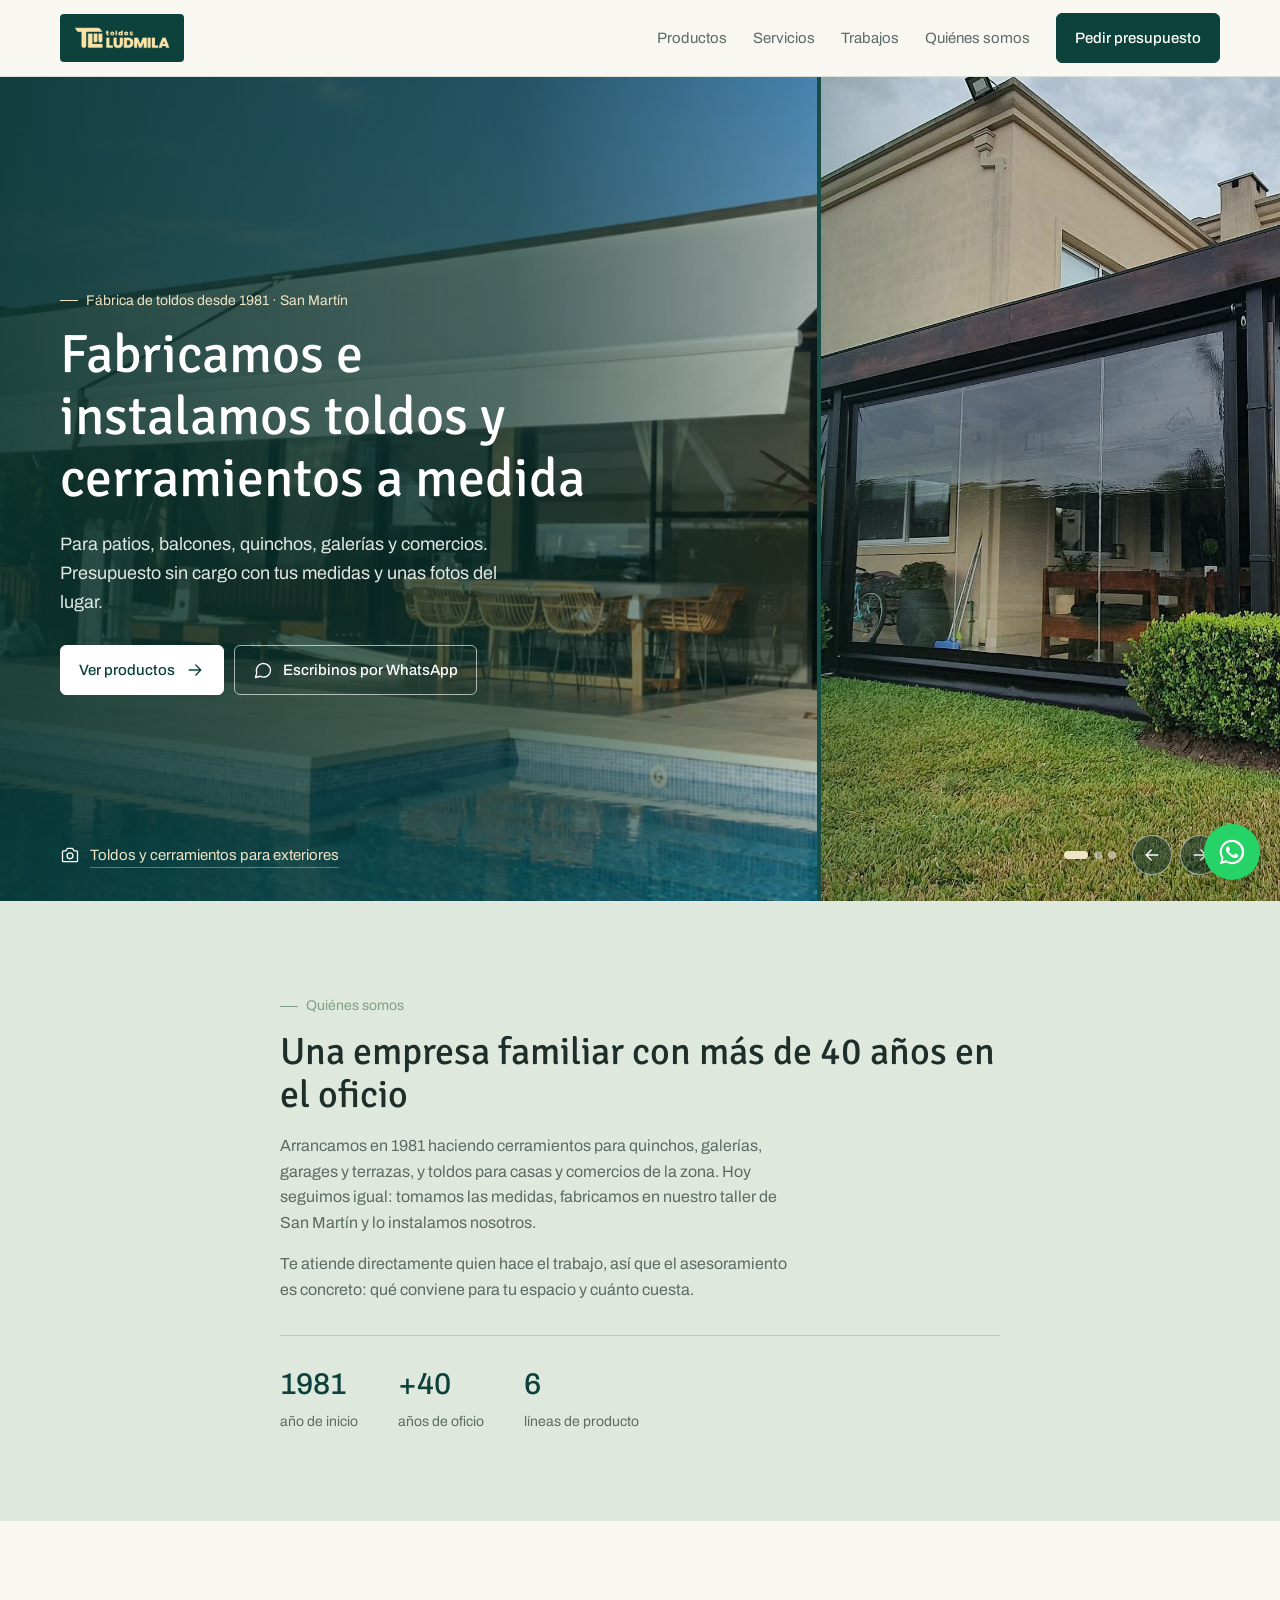
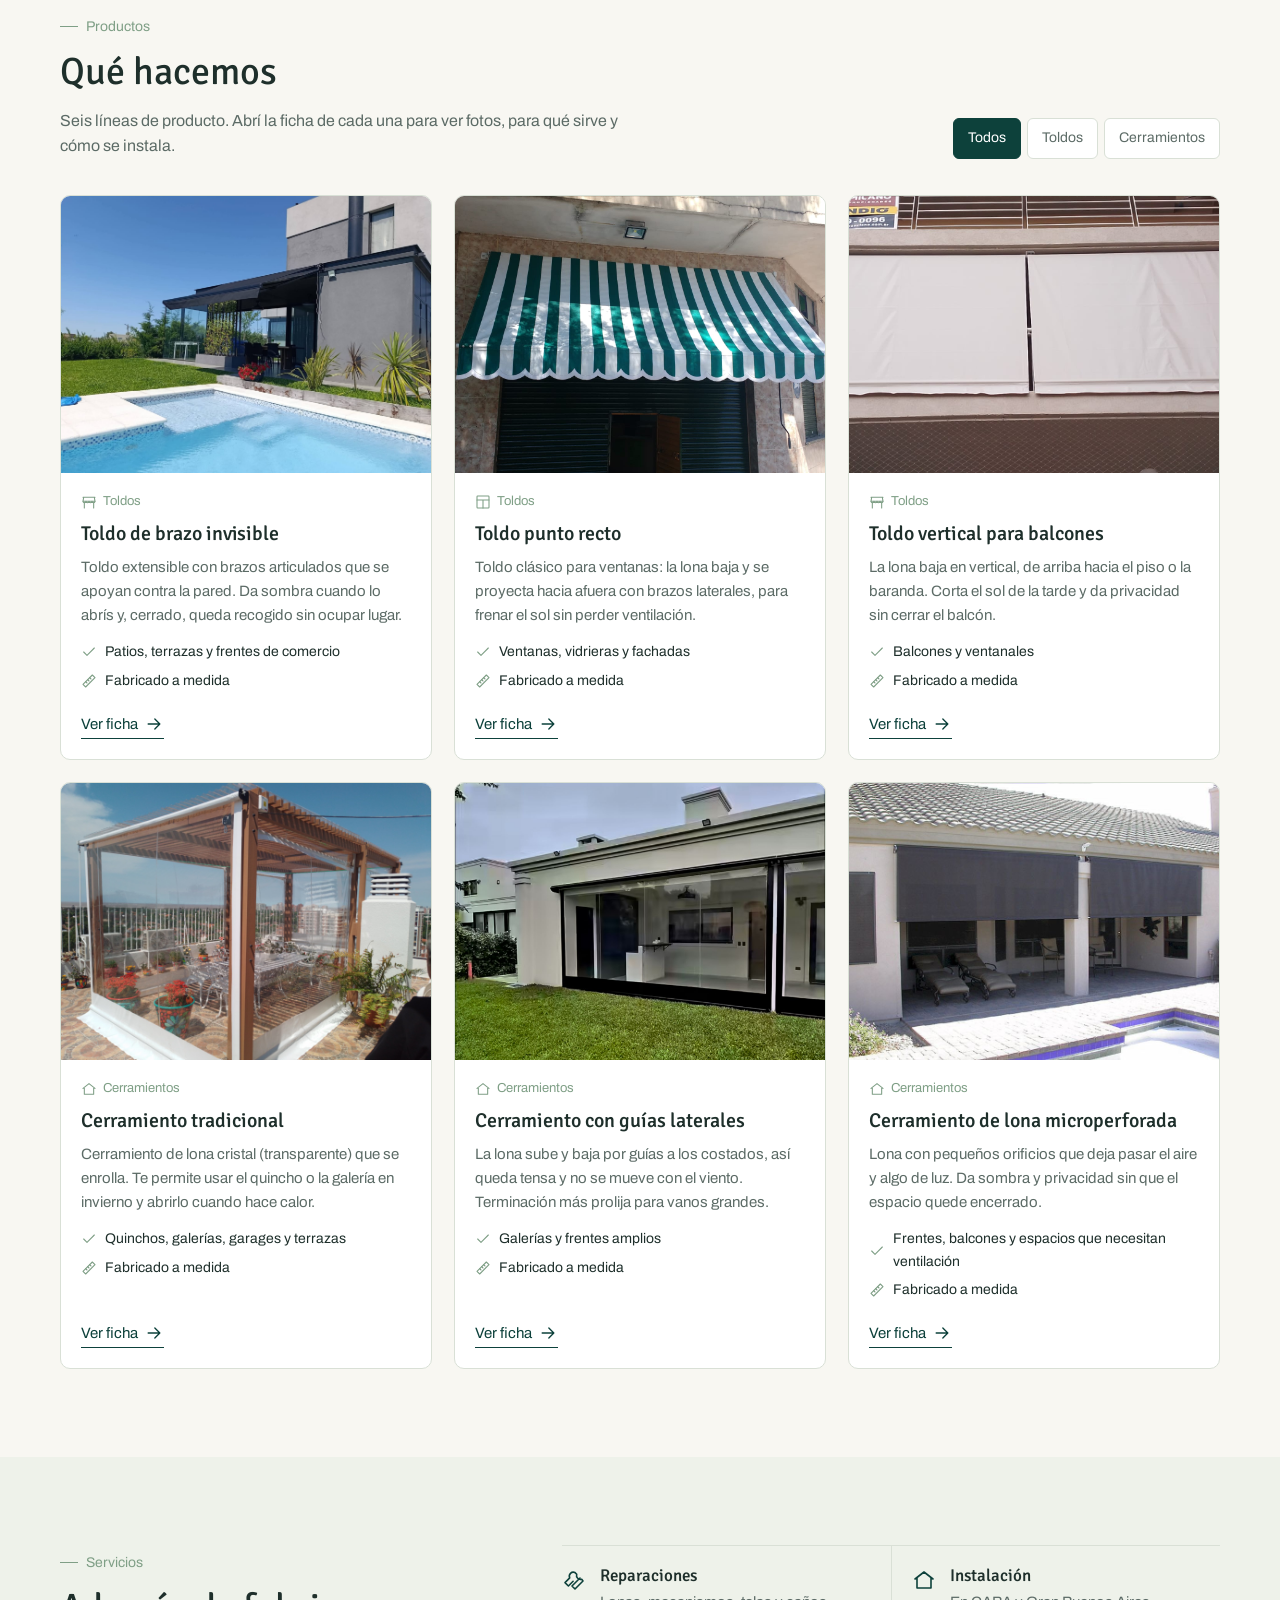
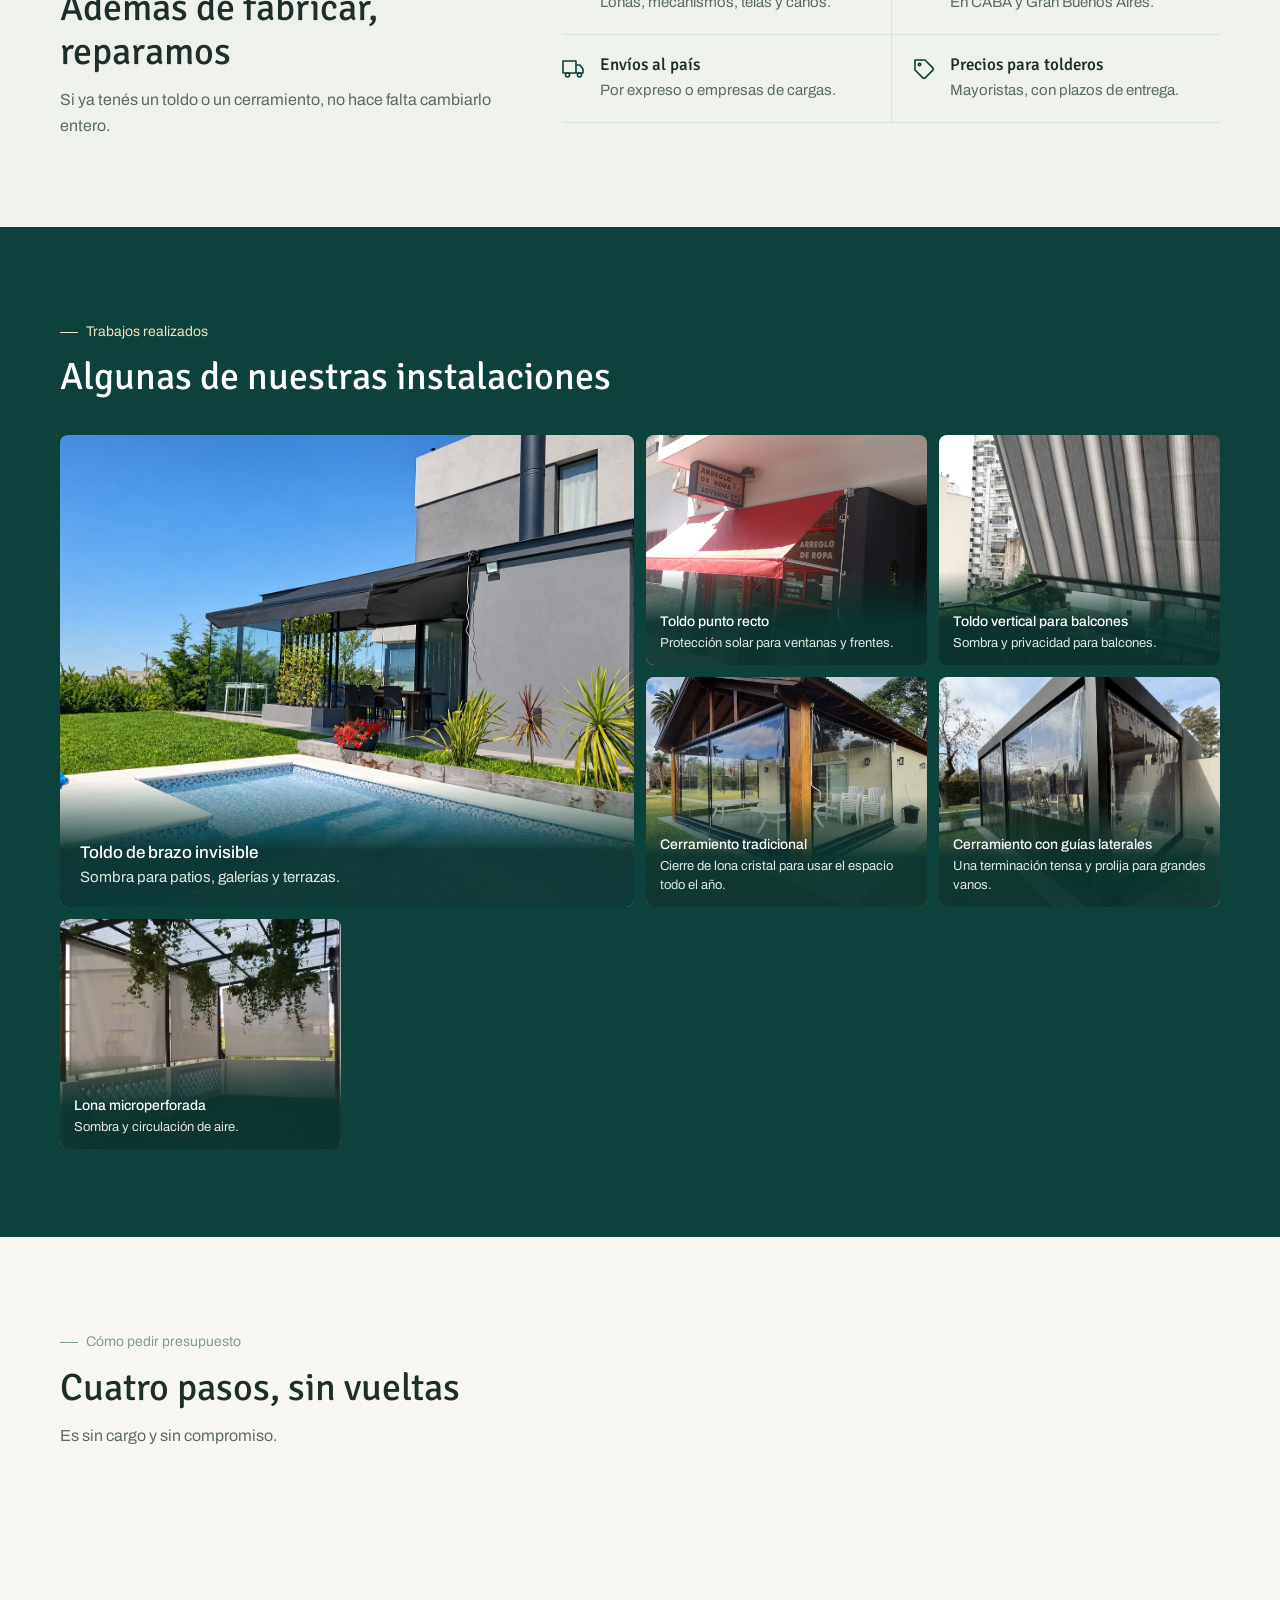
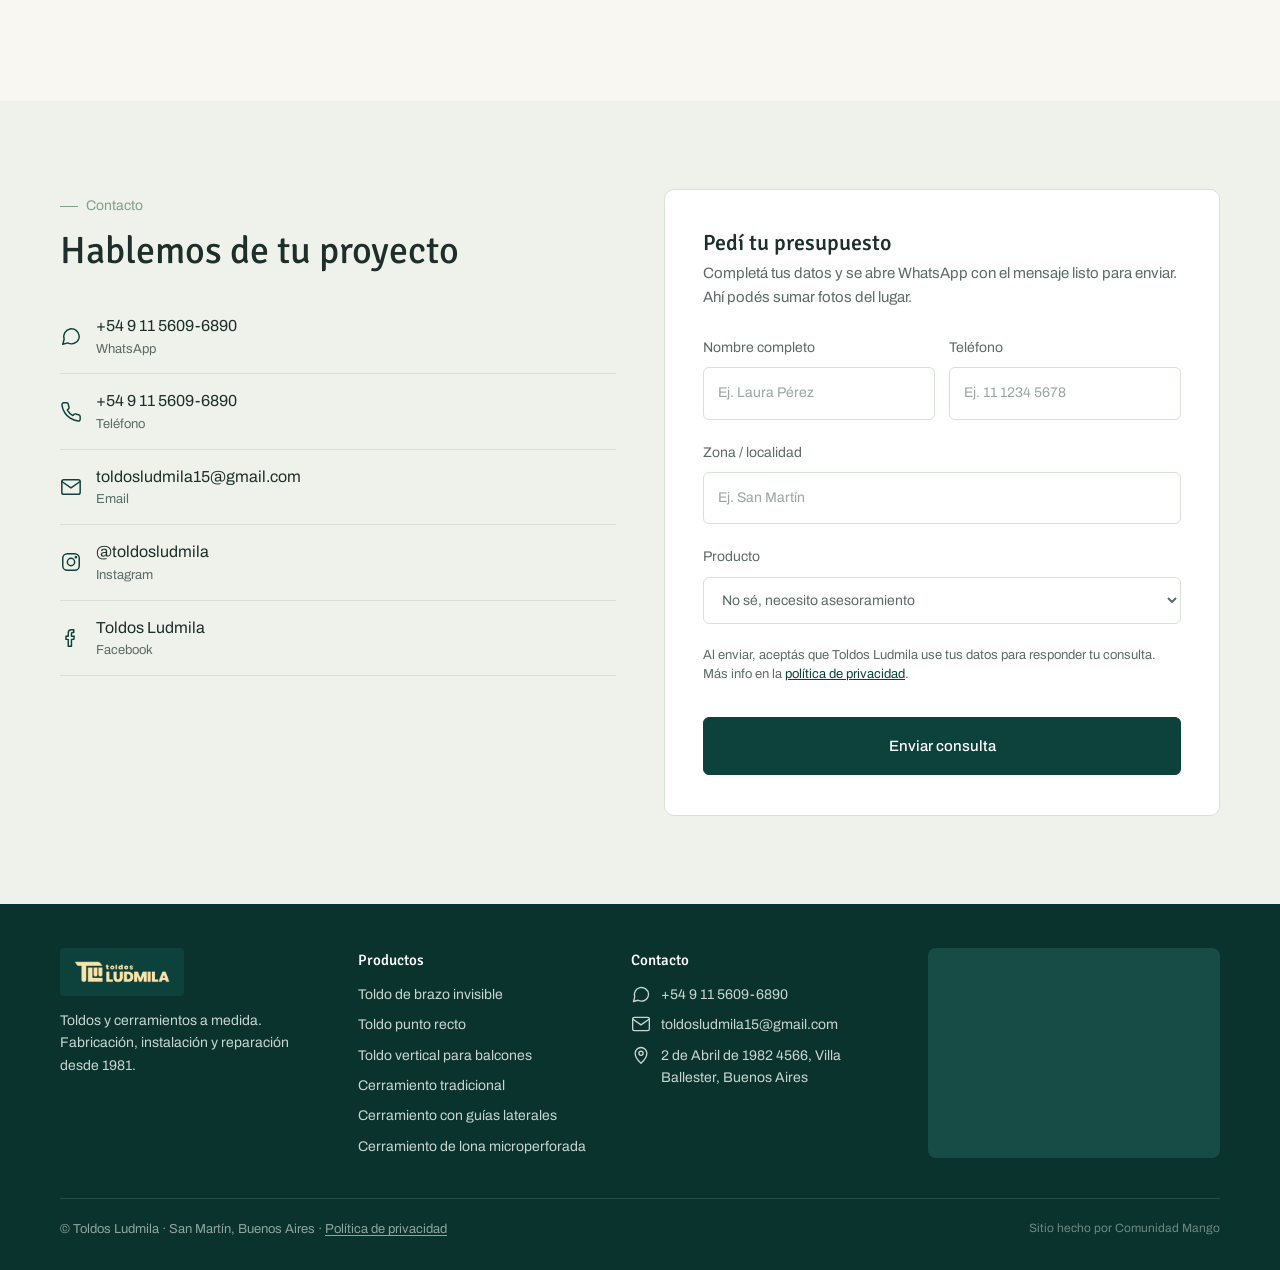
<file: index.html>
<!doctype html>
<html lang="es" class="js">
<head>
<meta charset="utf-8">
<meta name="viewport" content="width=device-width,initial-scale=1">
<title>Toldos Ludmila | Toldos y cerramientos a medida en San Martín</title>
<meta name="description" content="Fabricamos, instalamos y reparamos toldos y cerramientos a medida desde 1981. San Martín, Buenos Aires. Presupuesto sin cargo.">
<link rel="canonical" href="https://www.toldos-ludmila.com.ar/">
<link rel="icon" href="/favicon.ico" sizes="any">
<link rel="icon" type="image/png" sizes="32x32" href="/favicon-32.png">
<link rel="apple-touch-icon" href="/apple-touch-icon.png">
<meta name="theme-color" content="#0d413b">
<meta property="og:type" content="website">
<meta property="og:locale" content="es_AR">
<meta property="og:site_name" content="Toldos Ludmila">
<meta property="og:title" content="Toldos Ludmila | Toldos y cerramientos a medida en San Martín">
<meta property="og:description" content="Fabricamos, instalamos y reparamos toldos y cerramientos a medida desde 1981. San Martín, Buenos Aires. Presupuesto sin cargo.">
<meta property="og:url" content="https://www.toldos-ludmila.com.ar/">
<meta property="og:image" content="https://www.toldos-ludmila.com.ar/assets/og-image.jpg">
<meta property="og:image:width" content="1200"><meta property="og:image:height" content="630">
<meta name="twitter:card" content="summary_large_image">
<script type="application/ld+json">{"@context": "https://schema.org", "@type": "HomeAndConstructionBusiness", "name": "Toldos Ludmila", "description": "Fabricación, instalación y reparación de toldos y cerramientos a medida desde 1981.", "url": "https://www.toldos-ludmila.com.ar/", "logo": "https://www.toldos-ludmila.com.ar/assets/icon-512.png", "image": "https://www.toldos-ludmila.com.ar/assets/og-image.jpg", "telephone": "+54 9 11 5609-6890", "email": "toldosludmila15@gmail.com", "foundingDate": "1981", "address": {"@type": "PostalAddress", "streetAddress": "2 de Abril de 1982 4566", "addressLocality": "Villa Ballester", "postalCode": "B1653", "addressRegion": "Buenos Aires", "addressCountry": "AR"}, "areaServed": ["CABA", "Gran Buenos Aires"], "sameAs": ["https://instagram.com/toldosludmila", "https://facebook.com/toldosludmila"]}</script>
<link rel="preconnect" href="https://fonts.googleapis.com"><link rel="preconnect" href="https://fonts.gstatic.com" crossorigin>
<link href="https://fonts.googleapis.com/css2?family=Archivo:wght@400;500;600&family=Signika:wght@400;500;600&display=swap" rel="stylesheet">
<link rel="stylesheet" href="styles.css">
<style>
/* Hero: carrusel a ancho completo */
.hero{position:relative;height:calc(100vh - 76px);min-height:560px;max-height:920px;overflow:hidden;background:var(--green);color:#fff}
.slide{position:absolute;inset:0;display:grid;grid-template-columns:1.28fr .72fr;gap:4px;background:var(--green-2);opacity:0;transition:opacity .8s ease}
.slide-photo{background:center/cover var(--green-2);min-width:0}
.slide-photo:last-child{background-position:center}
.slide.on{opacity:1}
.hero:after{content:'';position:absolute;inset:0;background:linear-gradient(90deg,#0a332ee6 0%,#0a332eb3 40%,#0a332e1a 75%);pointer-events:none}
.hero-content{position:relative;z-index:2;height:100%;display:flex;align-items:center}
.hero-copy{max-width:560px}
.hero .label{color:var(--sand)}
.hero h1{color:#fff}
.hero p.intro{font-size:18px;max-width:470px;margin:20px 0 28px;color:#dfe8e3}
.hero-actions{display:flex;flex-wrap:wrap;gap:10px}
.hero .btn.ghost{color:#fff;border-color:#ffffffa0}
.hero .btn.ghost:hover{background:#ffffff1a}
.hero-nav{position:absolute;z-index:3;left:0;right:0;bottom:26px}
.hero-nav .wrap{display:flex;align-items:center;justify-content:space-between;gap:16px}
.slide-name{font-size:15px;display:flex;align-items:center;gap:10px}
.slide-name a{color:var(--sand);text-decoration:none;border-bottom:1px solid #efe4c460}
.arrows{display:flex;gap:8px;align-items:center}
.arrows button{width:40px;height:40px;border-radius:50%;border:1px solid #ffffff80;background:#0a332e80;color:#fff;cursor:pointer;display:grid;place-items:center}
.arrows .back .ico{transform:rotate(180deg)}
.dots{display:flex;gap:6px;margin-right:8px}
.dots button{width:8px;height:8px;border-radius:99px;border:0;background:#ffffff70;padding:0;cursor:pointer;transition:width .25s}
.dots button[aria-current=true]{width:24px;background:var(--sand)}

section{scroll-margin-top:80px}
.block{padding:88px 0}
.head{display:flex;justify-content:space-between;align-items:flex-end;gap:30px;margin-bottom:36px}

/* Productos */
.tabs{display:flex;gap:6px;flex-wrap:wrap}
.tab{border:1px solid var(--line);background:#fff;border-radius:6px;padding:8px 14px;font-size:14px;cursor:pointer;color:var(--muted)}
.tab[aria-pressed=true]{background:var(--green);border-color:var(--green);color:#fff}
.grid{display:grid;grid-template-columns:repeat(3,1fr);gap:22px}
.card{background:#fff;border:1px solid var(--line);border-radius:var(--radius);overflow:hidden;display:flex;flex-direction:column}
.card .pic{aspect-ratio:4/3;background:center/cover var(--mist)}
.card .ph{aspect-ratio:4/3;border-width:0 0 1px 0}
.card-body{padding:18px 20px 20px;display:flex;flex-direction:column;gap:10px;flex:1}
.cat{font-size:13px;color:var(--sage);display:flex;align-items:center;gap:6px}
.cat .ico{width:16px;height:16px}
.card p{color:var(--muted);font-size:15px}
.card ul{list-style:none;padding:0;margin:4px 0 0;display:grid;gap:6px;font-size:14px}
.card li{display:flex;gap:8px;align-items:center}
.card li .ico{width:16px;height:16px;color:var(--sage)}
.card .more{margin-top:auto;align-self:flex-start;text-decoration:none;background:none;border:0;border-bottom:1px solid var(--green);color:var(--green);padding:10px 0 2px;cursor:pointer;font-size:15px;display:flex;align-items:center;gap:6px}

.tint{background:var(--mist)}

/* Servicios: lista compacta en dos columnas */
.services-grid{display:grid;grid-template-columns:.8fr 1.2fr;gap:64px;align-items:start}
.services{display:grid;grid-template-columns:1fr 1fr;border-top:1px solid var(--line)}
.service{display:flex;gap:14px;padding:20px 16px 20px 0;border-bottom:1px solid var(--line)}
.service:nth-child(even){padding-left:20px;border-left:1px solid var(--line)}
.service .ico{width:24px;height:24px;color:var(--green);margin-top:2px}
.service h3{font-size:17px;margin-bottom:4px}
.service p{color:var(--muted);font-size:15px}

/* Galería */
.gallery{background:var(--green);color:#fff}
.gallery .label{color:var(--sand)}
.gallery .intro{color:#c9d6d0}
.gal{display:grid;grid-template-columns:repeat(4,1fr);grid-auto-rows:230px;gap:12px}
.gal figure{margin:0;border-radius:8px;background:center/cover #164c45;position:relative;overflow:hidden}
.gal figure:first-child{grid-column:span 2;grid-row:span 2}
.gal figcaption{position:absolute;left:0;right:0;bottom:0;padding:40px 14px 12px;background:linear-gradient(transparent,#0a332ef2 55%);color:#dfe8e3;font-size:13px;line-height:1.45}
.gal figcaption b{display:block;color:#fff;font-weight:500;font-size:14px;margin-bottom:2px}
.gal figure:first-child figcaption{padding:60px 20px 18px;font-size:15px}
.gal figure:first-child figcaption b{font-size:17px}

/* Nosotros */
.about{background:var(--sage-soft)}
.about-grid{max-width:720px;margin:0 auto}
.about .ph{aspect-ratio:4/3;border-radius:var(--radius);background:repeating-linear-gradient(135deg,#d3dfcf 0 12px,#cbd9c7 12px 24px)}
.about p{margin-top:16px;max-width:520px;color:var(--muted)}
.stats{display:flex;gap:40px;margin-top:32px;padding-top:24px;border-top:1px solid #b9cbb5}
.stats b{display:block;font-weight:500;font-size:30px;color:var(--green)}
.stats span{font-size:14px;color:var(--muted)}

/* Cómo cotizar: línea de pasos */
.steps{display:grid;grid-template-columns:repeat(4,1fr);gap:28px;counter-reset:n;margin-top:8px}
.step{position:relative;padding-top:52px}
.step:before{counter-increment:n;content:counter(n);position:absolute;top:0;left:0;width:36px;height:36px;border-radius:50%;border:1px solid var(--green);color:var(--green);display:grid;place-items:center;font-size:15px;background:var(--paper)}
.step:not(:last-child):after{content:'';position:absolute;top:18px;left:48px;right:-16px;height:1px;background:var(--line)}
.step h3{font-size:17px;margin-bottom:4px}
.step p{color:var(--muted);font-size:15px}
/* Animación al scrollear: los pasos entran de a uno y la línea se dibuja */
.js .step{opacity:0;transform:translateY(24px);transition:opacity .6s ease,transform .6s ease}
.js .step:before{transform:scale(.6);transition:transform .5s ease,background .4s ease,color .4s ease}
.js .step:not(:last-child):after{transform:scaleX(0);transform-origin:left;transition:transform .7s ease}
.js .step.in{opacity:1;transform:none}
.js .step.in:before{transform:scale(1);background:var(--green);color:#fff}
.js .step.in:not(:last-child):after{transform:scaleX(1);transition-delay:.35s;background:var(--sage)}
@media(prefers-reduced-motion:reduce){.js .step,.js .step:before,.js .step:after{transition:none!important;transform:none!important;opacity:1!important}}

/* Contacto */
.contact-grid{display:grid;grid-template-columns:1fr 1fr;gap:48px}
.channels{margin:26px 0 0;display:grid}
.channels a,.channels>div{display:flex;gap:14px;align-items:center;padding:14px 0;border-bottom:1px solid var(--line);text-decoration:none}
.channels .ico{color:var(--green);width:22px;height:22px}
.channels small{display:block;color:var(--muted);font-size:13px}
.form-card{background:#fff;border:1px solid var(--line);border-radius:var(--radius);padding:30px;align-self:start}
.form-card h3{font-size:22px;margin-bottom:6px}
.form-card>p{color:var(--muted);font-size:15px;margin-bottom:20px}


@media(max-width:900px){
  .hero-grid,.about-grid,.contact-grid{grid-template-columns:1fr}
  .hero-grid{gap:30px}
  .services-grid{grid-template-columns:1fr;gap:28px}
  .gal{grid-template-columns:1fr 1fr;grid-auto-rows:200px}
  .grid{grid-template-columns:1fr 1fr}
  .steps{grid-template-columns:1fr 1fr;row-gap:36px}
  .step:nth-child(2):after{display:none}
  .head{display:block}.head .tabs{margin-top:20px}
}
@media(max-width:560px){
  .block{padding:64px 0}
  .hero{height:auto;min-height:0}
  .hero-content{padding:48px 0 150px}
  .hero:after{background:#0a332ec7}
  .slide{grid-template-columns:1fr 1fr;gap:2px}
  .hero-nav .wrap{flex-direction:column;align-items:flex-start}
  .grid,.services,.steps{grid-template-columns:1fr}
  .gal{grid-template-columns:1fr;grid-auto-rows:240px}
  .gal figure:first-child{grid-column:auto;grid-row:span 1}
  .service:nth-child(even){padding-left:0;border-left:0}
  .step:after{display:none}
  .stats{gap:24px}
  .form-card{padding:22px}
}
</style>
<script src="/google.js"></script>
<script src="/pixel.js"></script>
</head>
<body>
<noscript><img height="1" width="1" style="display:none" src="https://www.facebook.com/tr?id=1444719186983971&ev=PageView&noscript=1"/></noscript>

<!-- Iconos (trazo fino, estilo uniforme) -->
<svg width="0" height="0" style="position:absolute" aria-hidden="true">
  <symbol id="i-sun" viewBox="0 0 24 24"><circle cx="12" cy="12" r="4"/><path d="M12 2v2M12 20v2M4.9 4.9l1.4 1.4M17.7 17.7l1.4 1.4M2 12h2M20 12h2M4.9 19.1l1.4-1.4M17.7 6.3l1.4-1.4"/></symbol>
  <symbol id="i-awning" viewBox="0 0 24 24"><path d="M3 5h18M4 5l-1 6h18l-1-6"/><path d="M3 11c0 1.7 1.3 2 2.25 2S7.5 12.7 7.5 11c0 1.7 1.3 2 2.25 2S12 12.7 12 11c0 1.7 1.3 2 2.25 2s2.25-.3 2.25-2c0 1.7 1.3 2 2.25 2S21 12.7 21 11"/><path d="M5 13v8M19 13v8"/></symbol>
  <symbol id="i-window" viewBox="0 0 24 24"><rect x="3" y="3" width="18" height="18" rx="1"/><path d="M3 9h18M12 9v12"/></symbol>
  <symbol id="i-wind" viewBox="0 0 24 24"><path d="M3 8h11a3 3 0 1 0-3-3M3 12h16a3 3 0 1 1-3 3M3 16h8"/></symbol>
  <symbol id="i-eye" viewBox="0 0 24 24"><path d="M2 12s3.6-7 10-7 10 7 10 7-3.6 7-10 7S2 12 2 12z"/><circle cx="12" cy="12" r="3"/></symbol>
  <symbol id="i-ruler" viewBox="0 0 24 24"><path d="M3 17 17 3l4 4L7 21z"/><path d="m7 13 2 2M10 10l2 2M13 7l2 2"/></symbol>
  <symbol id="i-wrench" viewBox="0 0 24 24"><path d="M14.7 6.3a4 4 0 0 0 5 5L21 13l-8 8-3-3 8-8M14.7 6.3 13 4.6a4 4 0 0 0-5.3 5.3L3 14.6 6.4 18l4.7-4.7"/></symbol>
  <symbol id="i-truck" viewBox="0 0 24 24"><path d="M1 4h13v12H1zM14 8h4l3 4v4h-7"/><circle cx="5.5" cy="18" r="2"/><circle cx="17.5" cy="18" r="2"/></symbol>
  <symbol id="i-tag" viewBox="0 0 24 24"><path d="M20.6 13.4 13.4 20.6a2 2 0 0 1-2.8 0L3 13V3h10l7.6 7.6a2 2 0 0 1 0 2.8z"/><circle cx="7.5" cy="7.5" r="1.2"/></symbol>
  <symbol id="i-phone" viewBox="0 0 24 24"><path d="M22 16.9v3a2 2 0 0 1-2.2 2 19.8 19.8 0 0 1-8.6-3.1 19.5 19.5 0 0 1-6-6A19.8 19.8 0 0 1 2.1 4.2 2 2 0 0 1 4.1 2h3a2 2 0 0 1 2 1.7c.1 1 .4 1.9.7 2.8a2 2 0 0 1-.5 2.1L8 9.9a16 16 0 0 0 6 6l1.3-1.3a2 2 0 0 1 2.1-.4c.9.3 1.8.6 2.8.7a2 2 0 0 1 1.7 2z"/></symbol>
  <symbol id="i-chat" viewBox="0 0 24 24"><path d="M21 12a8.5 8.5 0 0 1-12.5 7.5L3 21l1.5-5.5A8.5 8.5 0 1 1 21 12z"/></symbol>
  <symbol id="i-mail" viewBox="0 0 24 24"><rect x="2" y="4" width="20" height="16" rx="2"/><path d="m2 6 10 7 10-7"/></symbol>
  <symbol id="i-pin" viewBox="0 0 24 24"><path d="M12 22s7-6.2 7-12a7 7 0 1 0-14 0c0 5.8 7 12 7 12z"/><circle cx="12" cy="10" r="2.5"/></symbol>
  <symbol id="i-clock" viewBox="0 0 24 24"><circle cx="12" cy="12" r="9"/><path d="M12 7v5l3 2"/></symbol>
  <symbol id="i-camera" viewBox="0 0 24 24"><path d="M4 7h3l2-3h6l2 3h3a1 1 0 0 1 1 1v11a1 1 0 0 1-1 1H4a1 1 0 0 1-1-1V8a1 1 0 0 1 1-1z"/><circle cx="12" cy="13" r="3.5"/></symbol>
  <symbol id="i-file" viewBox="0 0 24 24"><path d="M14 3H6a1 1 0 0 0-1 1v16a1 1 0 0 0 1 1h12a1 1 0 0 0 1-1V8z"/><path d="M14 3v5h5M9 13h6M9 17h6"/></symbol>
  <symbol id="i-check" viewBox="0 0 24 24"><path d="M20 6 9 17l-5-5"/></symbol>
  <symbol id="i-home" viewBox="0 0 24 24"><path d="m3 11 9-7 9 7M5 9.5V20h14V9.5"/></symbol>
  <symbol id="i-arrow" viewBox="0 0 24 24"><path d="M5 12h14M13 6l6 6-6 6"/></symbol>
  <symbol id="i-x" viewBox="0 0 24 24"><path d="M6 6l12 12M18 6 6 18"/></symbol>
  <symbol id="i-layers" viewBox="0 0 24 24"><path d="m12 3 9 5-9 5-9-5z"/><path d="m3 13 9 5 9-5"/></symbol>
  <symbol id="i-hammer" viewBox="0 0 24 24"><path d="m15 12-8.4 8.4a2 2 0 0 1-2.8-2.8L12.2 9M17.6 15 22 10.6l-6.6-6.6-2 2 1.6 1.6-2 2"/></symbol>
  <symbol id="i-ig" viewBox="0 0 24 24"><rect x="3" y="3" width="18" height="18" rx="5"/><circle cx="12" cy="12" r="4"/><circle cx="17.3" cy="6.7" r=".6"/></symbol>
  <symbol id="i-fb" viewBox="0 0 24 24"><path d="M15 3h-2.5A3.5 3.5 0 0 0 9 6.5V10H6.5v3.5H9V21h3.5v-7.5H15l.5-3.5h-3V7a1 1 0 0 1 1-1H15z"/></symbol>
  <symbol id="i-menu" viewBox="0 0 24 24"><path d="M4 7h16M4 12h16M4 17h16"/></symbol>
</svg>

<header class="top">
  <div class="wrap">
    <a href="#inicio"><img class="logo" src="assets/toldos-ludmila-logo.png" alt="Toldos Ludmila"></a>
    <button class="menu-btn" aria-label="Abrir menú" onclick="document.querySelector('.nav').classList.toggle('open')"><svg class="ico"><use href="#i-menu"/></svg></button>
    <nav class="nav" onclick="if(event.target.closest('a'))this.classList.remove('open')">
      <a href="/productos">Productos</a>
      <a href="#servicios">Servicios</a>
      <a href="#trabajos">Trabajos</a>
      <a href="#nosotros">Quiénes somos</a>
      <a class="btn" href="/contacto">Pedir presupuesto</a>
    </nav>
  </div>
</header>

<main id="inicio">

<section class="hero" aria-label="Nuestros trabajos">
  <div id="slides"></div>
  <div class="hero-content wrap">
    <div class="hero-copy">
      <span class="label">Fábrica de toldos desde 1981 · San Martín</span>
      <h1>Fabricamos e instalamos toldos y cerramientos a medida</h1>
      <p class="intro">Para patios, balcones, quinchos, galerías y comercios. Presupuesto sin cargo con tus medidas y unas fotos del lugar.</p>
      <div class="hero-actions">
        <a class="btn light" href="#productos">Ver productos<svg class="ico"><use href="#i-arrow"/></svg></a>
        <a class="btn ghost" href="https://wa.me/5491156096890?text=Hola%20Toldos%20Ludmila%2C%20quiero%20pedirles%20un%20presupuesto" data-ubicacion="whatsapp_hero" target="_blank" rel="noopener"><svg class="ico"><use href="#i-chat"/></svg>Escribinos por WhatsApp</a>
      </div>
    </div>
  </div>
  <div class="hero-nav">
    <div class="wrap">
      <div class="slide-name" id="slideName"></div>
      <div class="arrows">
        <div class="dots" id="dots"></div>
        <button class="back" id="prev" aria-label="Foto anterior"><svg class="ico"><use href="#i-arrow"/></svg></button>
        <button id="next" aria-label="Foto siguiente"><svg class="ico"><use href="#i-arrow"/></svg></button>
      </div>
    </div>
  </div>
</section>

<section class="block about" id="nosotros">
  <div class="wrap about-grid">
    <div>
      <span class="label">Quiénes somos</span>
      <h2>Una empresa familiar con más de 40 años en el oficio</h2>
      <p>Arrancamos en 1981 haciendo cerramientos para quinchos, galerías, garages y terrazas, y toldos para casas y comercios de la zona. Hoy seguimos igual: tomamos las medidas, fabricamos en nuestro taller de San Martín y lo instalamos nosotros.</p>
      <p>Te atiende directamente quien hace el trabajo, así que el asesoramiento es concreto: qué conviene para tu espacio y cuánto cuesta.</p>
      <div class="stats">
        <div><b>1981</b><span>año de inicio</span></div>
        <div><b>+40</b><span>años de oficio</span></div>
        <div><b>6</b><span>líneas de producto</span></div>
      </div>
    </div>
  </div>
</section>


<section class="block" id="productos">
  <div class="wrap">
    <div class="head">
      <div>
        <span class="label">Productos</span>
        <h2>Qué hacemos</h2>
        <p class="intro">Seis líneas de producto. Abrí la ficha de cada una para ver fotos, para qué sirve y cómo se instala.</p>
      </div>
      <div class="tabs" id="tabs" role="group" aria-label="Filtrar productos"></div>
    </div>
    <div class="grid" id="grid"></div>
  </div>
</section>


<section class="block tint" id="servicios">
  <div class="wrap services-grid">
    <div>
      <span class="label">Servicios</span>
      <h2>Además de fabricar, reparamos</h2>
      <p class="intro">Si ya tenés un toldo o un cerramiento, no hace falta cambiarlo entero.</p>
    </div>
    <div class="services">
      <div class="service"><svg class="ico"><use href="#i-wrench"/></svg><div><h3>Reparaciones</h3><p>Lonas, mecanismos, telas y caños.</p></div></div>
      <div class="service"><svg class="ico"><use href="#i-home"/></svg><div><h3>Instalación</h3><p>En CABA y Gran Buenos Aires.</p></div></div>
      <div class="service"><svg class="ico"><use href="#i-truck"/></svg><div><h3>Envíos al país</h3><p>Por expreso o empresas de cargas.</p></div></div>
      <div class="service"><svg class="ico"><use href="#i-tag"/></svg><div><h3>Precios para tolderos</h3><p>Mayoristas, con plazos de entrega.</p></div></div>
    </div>
  </div>
</section>

<section class="block gallery" id="trabajos">
  <div class="wrap">
    <div class="head">
      <div>
        <span class="label">Trabajos realizados</span>
        <h2>Algunas de nuestras instalaciones</h2>
      </div>
    </div>
    <div class="gal" id="gal"></div>
  </div>
</section>

<section class="block" id="como-cotizar">
  <div class="wrap">
    <span class="label">Cómo pedir presupuesto</span>
    <h2>Cuatro pasos, sin vueltas</h2>
    <p class="intro" style="margin-bottom:40px">Es sin cargo y sin compromiso.</p>
    <div class="steps">
      <div class="step"><h3>Escribinos</h3><p>Por WhatsApp, teléfono, mail o el formulario.</p></div>
      <div class="step"><h3>Contanos qué necesitás</h3><p>El producto y el espacio que querés cubrir.</p></div>
      <div class="step"><h3>Mandanos fotos</h3><p>Del lugar, con tu nombre y tu zona.</p></div>
      <div class="step"><h3>Recibís el presupuesto</h3><p>Con la opción que conviene y el precio.</p></div>
    </div>
  </div>
</section>

<section class="block tint" id="contacto">
  <div class="wrap contact-grid">
    <div>
      <span class="label">Contacto</span>
      <h2>Hablemos de tu proyecto</h2>
      <div class="channels">
        <a href="https://wa.me/5491156096890?text=Hola%20Toldos%20Ludmila%2C%20quiero%20pedirles%20un%20presupuesto" data-ubicacion="whatsapp_contacto" target="_blank" rel="noopener"><svg class="ico"><use href="#i-chat"/></svg><div>+54 9 11 5609-6890<small>WhatsApp</small></div></a>
        <a href="tel:+5491156096890"><svg class="ico"><use href="#i-phone"/></svg><div>+54 9 11 5609-6890<small>Teléfono</small></div></a>
        <a href="mailto:toldosludmila15@gmail.com"><svg class="ico"><use href="#i-mail"/></svg><div>toldosludmila15@gmail.com<small>Email</small></div></a>
        <a href="https://instagram.com/toldosludmila" target="_blank" rel="noopener"><svg class="ico"><use href="#i-ig"/></svg><div>@toldosludmila<small>Instagram</small></div></a>
        <a href="https://facebook.com/toldosludmila" target="_blank" rel="noopener"><svg class="ico"><use href="#i-fb"/></svg><div>Toldos Ludmila<small>Facebook</small></div></a>
      </div>
    </div>
    <div class="form-card">
      <h3>Pedí tu presupuesto</h3>
      <p>Completá tus datos y se abre WhatsApp con el mensaje listo para enviar. Ahí podés sumar fotos del lugar.</p>
      <form class="form" id="quote">
        <input type="hidden" name="origen" value="home">
        <div class="row">
          <label>Nombre completo<input name="nombre" required autocomplete="name" placeholder="Ej. Laura Pérez"></label>
          <label>Teléfono<input name="telefono" required type="tel" inputmode="tel" autocomplete="tel" placeholder="Ej. 11 1234 5678"></label>
        </div>
        <label>Zona / localidad<input name="zona" required placeholder="Ej. San Martín"></label>
        <label>Producto
          <select name="producto">
            <option value="">No sé, necesito asesoramiento</option>
            <option>Toldo de brazo invisible</option>
            <option>Toldo punto recto</option>
            <option>Toldo vertical para balcones</option>
            <option>Cerramiento tradicional</option>
            <option>Cerramiento con guías laterales</option>
            <option>Cerramiento de lona microperforada</option>
            <option>Reparación / cambio de lona</option>
          </select>
        </label>
        <p class="aviso-datos">Al enviar, aceptás que Toldos Ludmila use tus datos para responder tu consulta. Más info en la <a href="/privacidad">política de privacidad</a>.</p>
        <button class="btn" type="submit">Enviar consulta</button>
      </form>
    </div>
  </div>
</section>

</main>

<footer class="footer">
  <div class="wrap">
    <div>
      <img class="logo" src="/assets/toldos-ludmila-logo.png" alt="Toldos Ludmila">
      <p style="margin-top:14px;max-width:300px">Toldos y cerramientos a medida. Fabricación, instalación y reparación desde 1981.</p>
    </div>
    <div>
      <h4>Productos</h4>
      <ul>
        <li><a href="/toldo-brazo-invisible">Toldo de brazo invisible</a></li>
        <li><a href="/toldo-punto-recto">Toldo punto recto</a></li>
        <li><a href="/toldo-vertical-balcones">Toldo vertical para balcones</a></li>
        <li><a href="/cerramiento-tradicional">Cerramiento tradicional</a></li>
        <li><a href="/cerramiento-guias-laterales">Cerramiento con guías laterales</a></li>
        <li><a href="/cerramiento-microperforado">Cerramiento de lona microperforada</a></li>
      </ul>
    </div>
    <div>
      <h4>Contacto</h4>
      <ul>
        <li><svg class="ico"><use href="#i-chat"/></svg><a href="https://wa.me/5491156096890?text=Hola%20Toldos%20Ludmila%2C%20quiero%20pedirles%20un%20presupuesto" data-ubicacion="whatsapp_footer" target="_blank" rel="noopener">+54 9 11 5609-6890</a></li>
        <li><svg class="ico"><use href="#i-mail"/></svg><a href="mailto:toldosludmila15@gmail.com">toldosludmila15@gmail.com</a></li>
        <li><svg class="ico"><use href="#i-pin"/></svg><a href="https://maps.google.com/?q=2+de+Abril+de+1982+4566,+Villa+Ballester,+Buenos+Aires" target="_blank" rel="noopener">2 de Abril de 1982 4566, Villa Ballester, Buenos Aires</a></li>
      </ul>
    </div>
    <div class="foot-map"><iframe title="Mapa: 2 de Abril de 1982 4566, Villa Ballester" loading="lazy" src="https://maps.google.com/maps?q=2%20de%20Abril%20de%201982%204566%2C%20B1653%20Villa%20Ballester%2C%20Buenos%20Aires&z=15&output=embed"></iframe></div>
    <div class="legal"><span>© Toldos Ludmila · San Martín, Buenos Aires · <a href="/privacidad">Política de privacidad</a></span><span class="credit">Sitio hecho por Comunidad Mango</span></div>
  </div>
</footer>
<script src="form.js"></script>
<script src="efectos.js" defer></script>


<a class="wa" href="https://wa.me/5491156096890?text=Hola%20Toldos%20Ludmila%2C%20quiero%20pedirles%20un%20presupuesto" data-ubicacion="whatsapp_flotante" target="_blank" rel="noopener" aria-label="Escribinos por WhatsApp"><svg viewBox="0 0 32 32"><path d="M16 3a13 13 0 0 0-11.2 19.6L3 29l6.6-1.7A13 13 0 1 0 16 3zm0 23.7c-2 0-4-.6-5.7-1.6l-.4-.2-3.9 1 1-3.8-.3-.4A10.7 10.7 0 1 1 16 26.7zm5.9-8c-.3-.2-1.9-1-2.2-1-.3-.1-.5-.2-.7.2l-1 1.2c-.2.2-.4.2-.7.1-.3-.2-1.4-.5-2.6-1.6-1-.9-1.6-1.9-1.8-2.2-.2-.3 0-.5.1-.7l.5-.6.3-.5v-.6l-1-2.4c-.3-.6-.5-.5-.7-.5h-.6c-.2 0-.6.1-.9.4-.3.3-1.1 1.1-1.1 2.7s1.2 3.2 1.3 3.4c.2.2 2.3 3.5 5.6 4.9 2.7 1.1 3.3.9 3.9.8.6-.1 1.9-.8 2.2-1.5.3-.7.3-1.4.2-1.5-.1-.2-.3-.3-.6-.4z"/></svg></a>

<script src="/catalogo.js"></script>
<script>
const WA = '5491156096890';
const img = name => 'assets/fotos/' + name + '.jpg';

// Galería: fotos que no se usan en el carrusel ni en las portadas
const gallery = [
  ['brazo-03','Toldo de brazo invisible','Sombra para patios, galerías y terrazas.'],
  ['recto-03','Toldo punto recto','Protección solar para ventanas y frentes.'],
  ['vertical-03','Toldo vertical para balcones','Sombra y privacidad para balcones.'],
  ['cerramiento-03','Cerramiento tradicional','Cierre de lona cristal para usar el espacio todo el año.'],
  ['guias-03','Cerramiento con guías laterales','Una terminación tensa y prolija para grandes vanos.'],
  ['micro-02','Lona microperforada','Sombra y circulación de aire.']
];

const icon = id => '<svg class="ico"><use href="#' + id + '"/></svg>';
const ph = name => '<div class="ph">' + icon('i-camera') + 'Falta foto: ' + name + '<small>Pendiente de enviar</small></div>';

// Carrusel: dos fotos de producto por escena, sin usar muestras ni mecanismos.
const heroSlides = [
  {photos:['brazo-02','guias-02'], label:'Toldos y cerramientos para exteriores'},
  {photos:['vertical-02','cerramiento-02'], label:'Soluciones a medida para balcones y galerías'},
  {photos:['recto-02','micro-01'], label:'Protección solar, privacidad y ventilación'}
];
let cur = 0, timer;
slides.innerHTML = heroSlides.map(s => '<div class="slide">' + s.photos.map(photo => '<div class="slide-photo" style="background-image:url(' + img(photo) + ')"></div>').join('') + '</div>').join('');
dots.innerHTML = heroSlides.map((s,i) => '<button aria-label="Foto ' + (i+1) + '" data-i="' + i + '"></button>').join('');
function go(i){
  cur = (i + heroSlides.length) % heroSlides.length;
  slides.querySelectorAll('.slide').forEach((el,n) => el.classList.toggle('on', n===cur));
  dots.querySelectorAll('button').forEach((el,n) => el.setAttribute('aria-current', n===cur));
  slideName.innerHTML = icon('i-camera') + '<a href="#productos">' + heroSlides[cur].label + '</a>';
  clearInterval(timer); timer = setInterval(() => go(cur+1), 6000);
}
prev.onclick = () => go(cur-1);
next.onclick = () => go(cur+1);
dots.onclick = e => { const b = e.target.closest('button'); if(b) go(+b.dataset.i); };
go(0);

// Pasos: aparecen en secuencia cuando la sección entra en pantalla
const steps = document.querySelectorAll('.step');
if('IntersectionObserver' in window){
  const io = new IntersectionObserver(entries => entries.forEach(en => {
    if(!en.isIntersecting) return;
    const i = [...steps].indexOf(en.target);
    setTimeout(() => en.target.classList.add('in'), i * 180);
    io.unobserve(en.target);
  }), {threshold:.35});
  steps.forEach(el => io.observe(el));
} else steps.forEach(el => el.classList.add('in'));

let filter = 'Todos';
function render(){
  tabs.innerHTML = ['Todos','Toldos','Cerramientos'].map(c => '<button class="tab" aria-pressed="' + (c===filter) + '" data-c="' + c + '">' + c + '</button>').join('');
  grid.innerHTML = products.filter(p => filter==='Todos' || p.cat===filter).map(p =>
    '<article class="card">' +
      (p.cover ? '<div class="pic" style="background-image:url(' + img(p.cover) + ')" role="img" aria-label="' + p.name + '"></div>' : ph(p.name)) +
      '<div class="card-body">' +
        '<span class="cat">' + icon(p.icon) + p.cat + '</span>' +
        '<h3>' + p.name + '</h3>' +
        '<p>' + p.text + '</p>' +
        '<ul><li>' + icon('i-check') + p.ideal + '</li><li>' + icon('i-ruler') + 'Fabricado a medida</li></ul>' +
        '<a class="more" href="/' + p.slug + '">Ver ficha' + icon('i-arrow') + '</a>' +
      '</div>' +
    '</article>').join('');
}
tabs.onclick = e => { const b = e.target.closest('.tab'); if(b){ filter = b.dataset.c; render(); } };
render();

gal.innerHTML = gallery.map(g => '<figure style="background-image:url(' + img(g[0]) + ')" role="img" aria-label="' + g[1] + '"><figcaption><b>' + g[1] + '</b>' + g[2] + '</figcaption></figure>').join('');


</script>
</body>
</html>
</file>
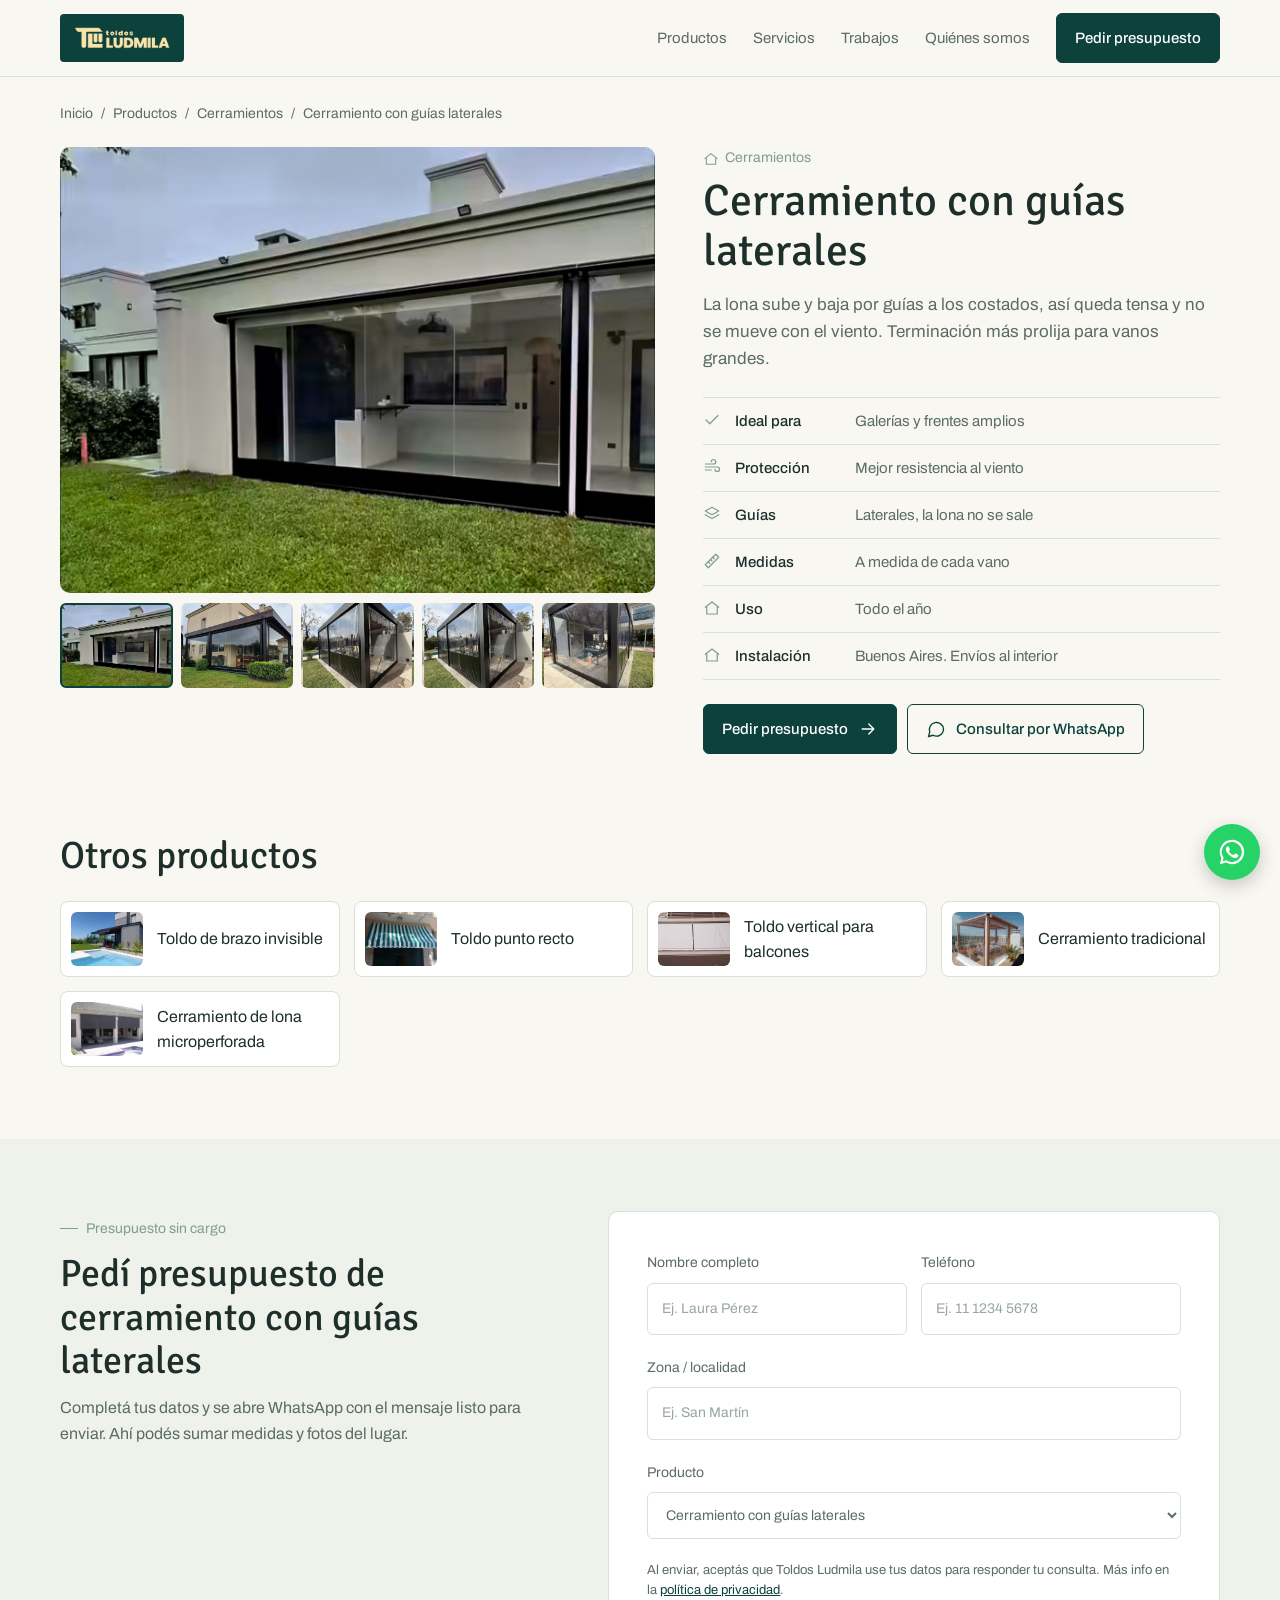
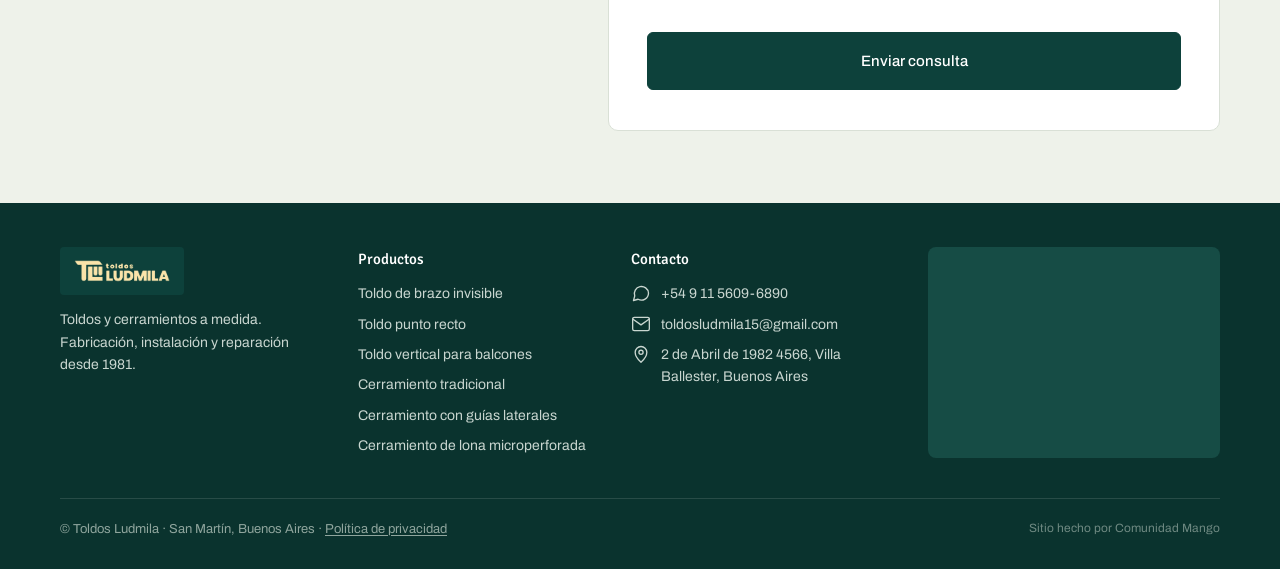
<file: cerramiento-guias-laterales.html>
<!doctype html>
<html lang="es" class="js">
<head>
<meta charset="utf-8">
<meta name="viewport" content="width=device-width,initial-scale=1">
<title>Cerramiento con guías laterales a medida | Toldos Ludmila</title>
<meta name="description" content="La lona sube y baja por guías a los costados, así queda tensa y no se mueve con el viento. Terminación más prolija para vanos grandes.">
<link rel="canonical" href="https://www.toldos-ludmila.com.ar/cerramiento-guias-laterales">
<link rel="icon" href="/favicon.ico" sizes="any">
<link rel="icon" type="image/png" sizes="32x32" href="/favicon-32.png">
<link rel="apple-touch-icon" href="/apple-touch-icon.png">
<meta name="theme-color" content="#0d413b">
<meta property="og:type" content="website">
<meta property="og:locale" content="es_AR">
<meta property="og:site_name" content="Toldos Ludmila">
<meta property="og:title" content="Cerramiento con guías laterales a medida | Toldos Ludmila">
<meta property="og:description" content="La lona sube y baja por guías a los costados, así queda tensa y no se mueve con el viento. Terminación más prolija para vanos grandes.">
<meta property="og:url" content="https://www.toldos-ludmila.com.ar/cerramiento-guias-laterales">
<meta property="og:image" content="https://www.toldos-ludmila.com.ar/assets/fotos/guias-01.jpg">
<script type="application/ld+json">{"@context": "https://schema.org", "@graph": [{"@type": "Product", "name": "Cerramiento con guías laterales", "description": "La lona sube y baja por guías a los costados, así queda tensa y no se mueve con el viento. Terminación más prolija para vanos grandes.", "category": "Cerramientos", "image": ["https://www.toldos-ludmila.com.ar/assets/fotos/guias-01.jpg", "https://www.toldos-ludmila.com.ar/assets/fotos/guias-02.jpg", "https://www.toldos-ludmila.com.ar/assets/fotos/guias-03.jpg", "https://www.toldos-ludmila.com.ar/assets/fotos/guias-04.jpg", "https://www.toldos-ludmila.com.ar/assets/fotos/guias-05.jpg"], "brand": {"@type": "Brand", "name": "Toldos Ludmila"}, "url": "https://www.toldos-ludmila.com.ar/cerramiento-guias-laterales"}, {"@type": "BreadcrumbList", "itemListElement": [{"@type": "ListItem", "position": 1, "name": "Inicio", "item": "https://www.toldos-ludmila.com.ar/"}, {"@type": "ListItem", "position": 2, "name": "Productos", "item": "https://www.toldos-ludmila.com.ar/productos"}, {"@type": "ListItem", "position": 3, "name": "Cerramiento con guías laterales", "item": "https://www.toldos-ludmila.com.ar/cerramiento-guias-laterales"}]}]}</script>
<meta name="twitter:card" content="summary_large_image">
<link rel="preconnect" href="https://fonts.googleapis.com"><link rel="preconnect" href="https://fonts.gstatic.com" crossorigin>
<link href="https://fonts.googleapis.com/css2?family=Archivo:wght@400;500;600&family=Signika:wght@400;500;600&display=swap" rel="stylesheet">
<link rel="stylesheet" href="/styles.css">
<style>
.crumbs{font-size:14px;color:var(--muted);padding:26px 0 0;display:flex;gap:8px;flex-wrap:wrap}
.crumbs a{text-decoration:none;color:var(--muted)}.crumbs a:hover{color:var(--green)}
.ficha{display:grid;grid-template-columns:minmax(0,1.15fr) minmax(0,1fr);gap:48px;padding:22px 0 72px;align-items:start}
.ficha-main{aspect-ratio:4/3;border-radius:10px;background:center/cover var(--sage-soft)}
.thumbs{display:grid;grid-template-columns:repeat(5,1fr);gap:8px;margin-top:10px}
.thumb{width:100%;aspect-ratio:4/3;border-radius:6px;border:2px solid transparent;background:center/cover var(--sage-soft);cursor:pointer;padding:0}
.thumb[aria-current=true]{border-color:var(--green)}
.cat{font-size:14px;color:var(--sage);display:flex;align-items:center;gap:6px}
.cat .ico{width:16px;height:16px}
.ficha h1{font-size:clamp(30px,4vw,44px);margin:6px 0 14px}
.ficha-info>p{color:var(--muted);font-size:17px}
.specs{margin:24px 0;border-top:1px solid var(--line)}
.spec{display:grid;grid-template-columns:22px 110px minmax(0,1fr);gap:10px;padding:11px 0;border-bottom:1px solid var(--line);font-size:15px}
.spec .ico{color:var(--sage);width:18px;height:18px;margin-top:2px}
.spec b{font-weight:500}.spec span{color:var(--muted)}
.cta{display:flex;flex-wrap:wrap;gap:10px}
.quote{background:var(--mist);padding:72px 0}
.quote-grid{display:grid;grid-template-columns:.9fr 1.1fr;gap:48px;align-items:start}
.quote .intro{color:var(--muted);margin-top:12px}
.form-card{background:#fff;border:1px solid var(--line);border-radius:var(--radius);padding:30px}
.others{padding:8px 0 72px}
.others ul{list-style:none;padding:0;margin:24px 0 0;display:grid;grid-template-columns:repeat(auto-fill,minmax(240px,1fr));gap:14px}
.others a{display:flex;gap:14px;align-items:center;text-decoration:none;border:1px solid var(--line);border-radius:8px;padding:10px;background:#fff}
.others a:hover{border-color:var(--sage)}
.others .pic{width:72px;aspect-ratio:4/3;border-radius:6px;background:center/cover var(--mist);flex:none}
@media(max-width:900px){.ficha,.quote-grid{grid-template-columns:1fr;gap:28px}}
@media(max-width:560px){.spec{grid-template-columns:22px 1fr}.spec span{grid-column:2}.form-card{padding:22px}.thumbs{grid-template-columns:repeat(4,1fr)}}
</style>
<script src="/google.js"></script>
<script src="/pixel.js"></script>
<script>fbq('track', 'ViewContent', {"content_name": "Cerramiento con guías laterales", "content_category": "Cerramientos", "content_ids": ["cerramiento-guias-laterales"], "content_type": "product"});</script>
</head>
<body>
<noscript><img height="1" width="1" style="display:none" src="https://www.facebook.com/tr?id=1444719186983971&ev=PageView&noscript=1"/></noscript>
<svg width="0" height="0" style="position:absolute" aria-hidden="true">
  <symbol id="i-sun" viewBox="0 0 24 24"><circle cx="12" cy="12" r="4"/><path d="M12 2v2M12 20v2M4.9 4.9l1.4 1.4M17.7 17.7l1.4 1.4M2 12h2M20 12h2M4.9 19.1l1.4-1.4M17.7 6.3l1.4-1.4"/></symbol>
  <symbol id="i-awning" viewBox="0 0 24 24"><path d="M3 5h18M4 5l-1 6h18l-1-6"/><path d="M3 11c0 1.7 1.3 2 2.25 2S7.5 12.7 7.5 11c0 1.7 1.3 2 2.25 2S12 12.7 12 11c0 1.7 1.3 2 2.25 2s2.25-.3 2.25-2c0 1.7 1.3 2 2.25 2S21 12.7 21 11"/><path d="M5 13v8M19 13v8"/></symbol>
  <symbol id="i-window" viewBox="0 0 24 24"><rect x="3" y="3" width="18" height="18" rx="1"/><path d="M3 9h18M12 9v12"/></symbol>
  <symbol id="i-wind" viewBox="0 0 24 24"><path d="M3 8h11a3 3 0 1 0-3-3M3 12h16a3 3 0 1 1-3 3M3 16h8"/></symbol>
  <symbol id="i-eye" viewBox="0 0 24 24"><path d="M2 12s3.6-7 10-7 10 7 10 7-3.6 7-10 7S2 12 2 12z"/><circle cx="12" cy="12" r="3"/></symbol>
  <symbol id="i-ruler" viewBox="0 0 24 24"><path d="M3 17 17 3l4 4L7 21z"/><path d="m7 13 2 2M10 10l2 2M13 7l2 2"/></symbol>
  <symbol id="i-wrench" viewBox="0 0 24 24"><path d="M14.7 6.3a4 4 0 0 0 5 5L21 13l-8 8-3-3 8-8M14.7 6.3 13 4.6a4 4 0 0 0-5.3 5.3L3 14.6 6.4 18l4.7-4.7"/></symbol>
  <symbol id="i-truck" viewBox="0 0 24 24"><path d="M1 4h13v12H1zM14 8h4l3 4v4h-7"/><circle cx="5.5" cy="18" r="2"/><circle cx="17.5" cy="18" r="2"/></symbol>
  <symbol id="i-tag" viewBox="0 0 24 24"><path d="M20.6 13.4 13.4 20.6a2 2 0 0 1-2.8 0L3 13V3h10l7.6 7.6a2 2 0 0 1 0 2.8z"/><circle cx="7.5" cy="7.5" r="1.2"/></symbol>
  <symbol id="i-phone" viewBox="0 0 24 24"><path d="M22 16.9v3a2 2 0 0 1-2.2 2 19.8 19.8 0 0 1-8.6-3.1 19.5 19.5 0 0 1-6-6A19.8 19.8 0 0 1 2.1 4.2 2 2 0 0 1 4.1 2h3a2 2 0 0 1 2 1.7c.1 1 .4 1.9.7 2.8a2 2 0 0 1-.5 2.1L8 9.9a16 16 0 0 0 6 6l1.3-1.3a2 2 0 0 1 2.1-.4c.9.3 1.8.6 2.8.7a2 2 0 0 1 1.7 2z"/></symbol>
  <symbol id="i-chat" viewBox="0 0 24 24"><path d="M21 12a8.5 8.5 0 0 1-12.5 7.5L3 21l1.5-5.5A8.5 8.5 0 1 1 21 12z"/></symbol>
  <symbol id="i-mail" viewBox="0 0 24 24"><rect x="2" y="4" width="20" height="16" rx="2"/><path d="m2 6 10 7 10-7"/></symbol>
  <symbol id="i-pin" viewBox="0 0 24 24"><path d="M12 22s7-6.2 7-12a7 7 0 1 0-14 0c0 5.8 7 12 7 12z"/><circle cx="12" cy="10" r="2.5"/></symbol>
  <symbol id="i-clock" viewBox="0 0 24 24"><circle cx="12" cy="12" r="9"/><path d="M12 7v5l3 2"/></symbol>
  <symbol id="i-camera" viewBox="0 0 24 24"><path d="M4 7h3l2-3h6l2 3h3a1 1 0 0 1 1 1v11a1 1 0 0 1-1 1H4a1 1 0 0 1-1-1V8a1 1 0 0 1 1-1z"/><circle cx="12" cy="13" r="3.5"/></symbol>
  <symbol id="i-file" viewBox="0 0 24 24"><path d="M14 3H6a1 1 0 0 0-1 1v16a1 1 0 0 0 1 1h12a1 1 0 0 0 1-1V8z"/><path d="M14 3v5h5M9 13h6M9 17h6"/></symbol>
  <symbol id="i-check" viewBox="0 0 24 24"><path d="M20 6 9 17l-5-5"/></symbol>
  <symbol id="i-home" viewBox="0 0 24 24"><path d="m3 11 9-7 9 7M5 9.5V20h14V9.5"/></symbol>
  <symbol id="i-arrow" viewBox="0 0 24 24"><path d="M5 12h14M13 6l6 6-6 6"/></symbol>
  <symbol id="i-x" viewBox="0 0 24 24"><path d="M6 6l12 12M18 6 6 18"/></symbol>
  <symbol id="i-layers" viewBox="0 0 24 24"><path d="m12 3 9 5-9 5-9-5z"/><path d="m3 13 9 5 9-5"/></symbol>
  <symbol id="i-hammer" viewBox="0 0 24 24"><path d="m15 12-8.4 8.4a2 2 0 0 1-2.8-2.8L12.2 9M17.6 15 22 10.6l-6.6-6.6-2 2 1.6 1.6-2 2"/></symbol>
  <symbol id="i-ig" viewBox="0 0 24 24"><rect x="3" y="3" width="18" height="18" rx="5"/><circle cx="12" cy="12" r="4"/><circle cx="17.3" cy="6.7" r=".6"/></symbol>
  <symbol id="i-fb" viewBox="0 0 24 24"><path d="M15 3h-2.5A3.5 3.5 0 0 0 9 6.5V10H6.5v3.5H9V21h3.5v-7.5H15l.5-3.5h-3V7a1 1 0 0 1 1-1H15z"/></symbol>
  <symbol id="i-menu" viewBox="0 0 24 24"><path d="M4 7h16M4 12h16M4 17h16"/></symbol>
</svg>

<header class="top">
  <div class="wrap">
    <a href="/"><img class="logo" src="/assets/toldos-ludmila-logo.png" alt="Toldos Ludmila"></a>
    <button class="menu-btn" aria-label="Abrir menú" onclick="document.querySelector('.nav').classList.toggle('open')"><svg class="ico"><use href="#i-menu"/></svg></button>
    <nav class="nav">
      <a href="/productos">Productos</a>
      <a href="/#servicios">Servicios</a>
      <a href="/#trabajos">Trabajos</a>
      <a href="/#nosotros">Quiénes somos</a>
      <a class="btn" href="/contacto">Pedir presupuesto</a>
    </nav>
  </div>
</header>

<main>
  <nav class="wrap crumbs" aria-label="Ubicación"><a href="/">Inicio</a><span>/</span><a href="/productos">Productos</a><span>/</span><a href="/productos#cerramientos">Cerramientos</a><span>/</span><span>Cerramiento con guías laterales</span></nav>
  <section class="wrap ficha">
    <div class="ficha-media">
      <div class="ficha-main" id="fotoMain" role="img" aria-label="Cerramiento con guías laterales" style="background-image:url(/assets/fotos/guias-01.jpg)"></div>
      <div class="thumbs" id="thumbs"><button class="thumb" data-src="/assets/fotos/guias-01.jpg" style="background-image:url(/assets/fotos/guias-01.jpg)" aria-label="Ver foto 1" aria-current=true></button><button class="thumb" data-src="/assets/fotos/guias-02.jpg" style="background-image:url(/assets/fotos/guias-02.jpg)" aria-label="Ver foto 2"></button><button class="thumb" data-src="/assets/fotos/guias-03.jpg" style="background-image:url(/assets/fotos/guias-03.jpg)" aria-label="Ver foto 3"></button><button class="thumb" data-src="/assets/fotos/guias-04.jpg" style="background-image:url(/assets/fotos/guias-04.jpg)" aria-label="Ver foto 4"></button><button class="thumb" data-src="/assets/fotos/guias-05.jpg" style="background-image:url(/assets/fotos/guias-05.jpg)" aria-label="Ver foto 5"></button></div>
    </div>
    <div class="ficha-info">
      <span class="cat"><svg class="ico"><use href="#i-home"/></svg>Cerramientos</span>
      <h1>Cerramiento con guías laterales</h1>
      <p>La lona sube y baja por guías a los costados, así queda tensa y no se mueve con el viento. Terminación más prolija para vanos grandes.</p>
      <div class="specs">
        <div class="spec"><svg class="ico"><use href="#i-check"/></svg><b>Ideal para</b><span>Galerías y frentes amplios</span></div>
        <div class="spec"><svg class="ico"><use href="#i-wind"/></svg><b>Protección</b><span>Mejor resistencia al viento</span></div>
        <div class="spec"><svg class="ico"><use href="#i-layers"/></svg><b>Guías</b><span>Laterales, la lona no se sale</span></div>
        <div class="spec"><svg class="ico"><use href="#i-ruler"/></svg><b>Medidas</b><span>A medida de cada vano</span></div>
        <div class="spec"><svg class="ico"><use href="#i-home"/></svg><b>Uso</b><span>Todo el año</span></div>
        <div class="spec"><svg class="ico"><use href="#i-home"/></svg><b>Instalación</b><span>Buenos Aires. Envíos al interior</span></div>
      </div>
      <div class="cta">
        <a class="btn" href="#presupuesto">Pedir presupuesto<svg class="ico"><use href="#i-arrow"/></svg></a>
        <a class="btn ghost" href="https://wa.me/5491156096890?text=Hola%20Toldos%20Ludmila%2C%20quiero%20pedirles%20un%20presupuesto%20de%20cerramiento%20con%20gu%C3%ADas%20laterales." data-ubicacion="whatsapp_ficha" target="_blank" rel="noopener"><svg class="ico"><use href="#i-chat"/></svg>Consultar por WhatsApp</a>
      </div>
    </div>
  </section>

  <section class="wrap others">
    <h2>Otros productos</h2>
    <ul>
      <li><a href="/toldo-brazo-invisible"><span class="pic" style="background-image:url(/assets/fotos/brazo-01.jpg)"></span>Toldo de brazo invisible</a></li>
      <li><a href="/toldo-punto-recto"><span class="pic" style="background-image:url(/assets/fotos/recto-01.jpg)"></span>Toldo punto recto</a></li>
      <li><a href="/toldo-vertical-balcones"><span class="pic" style="background-image:url(/assets/fotos/vertical-01.jpg)"></span>Toldo vertical para balcones</a></li>
      <li><a href="/cerramiento-tradicional"><span class="pic" style="background-image:url(/assets/fotos/cerramiento-01.jpg)"></span>Cerramiento tradicional</a></li>
      <li><a href="/cerramiento-microperforado"><span class="pic" style="background-image:url(/assets/fotos/micro-01.jpg)"></span>Cerramiento de lona microperforada</a></li>
    </ul>
  </section>

  <section class="quote" id="presupuesto">
    <div class="wrap quote-grid">
      <div>
        <span class="label">Presupuesto sin cargo</span>
        <h2>Pedí presupuesto de cerramiento con guías laterales</h2>
        <p class="intro">Completá tus datos y se abre WhatsApp con el mensaje listo para enviar. Ahí podés sumar medidas y fotos del lugar.</p>
      </div>
      <div class="form-card">
      <form class="form" id="quote">
        <input type="hidden" name="origen" value="ficha-cerramiento-guias-laterales">
        <div class="row">
          <label>Nombre completo<input name="nombre" required autocomplete="name" placeholder="Ej. Laura Pérez"></label>
          <label>Teléfono<input name="telefono" required type="tel" inputmode="tel" autocomplete="tel" placeholder="Ej. 11 1234 5678"></label>
        </div>
        <label>Zona / localidad<input name="zona" required placeholder="Ej. San Martín"></label>
        <label>Producto
          <select name="producto">
            <option value="">No sé, necesito asesoramiento</option>
            <option>Toldo de brazo invisible</option>
            <option>Toldo punto recto</option>
            <option>Toldo vertical para balcones</option>
            <option>Cerramiento tradicional</option>
            <option selected>Cerramiento con guías laterales</option>
            <option>Cerramiento de lona microperforada</option>
            <option>Reparación / cambio de lona</option>
          </select>
        </label>
        <p class="aviso-datos">Al enviar, aceptás que Toldos Ludmila use tus datos para responder tu consulta. Más info en la <a href="/privacidad">política de privacidad</a>.</p>
        <button class="btn" type="submit">Enviar consulta</button>
      </form>
      </div>
    </div>
  </section>
</main>

<footer class="footer">
  <div class="wrap">
    <div>
      <img class="logo" src="/assets/toldos-ludmila-logo.png" alt="Toldos Ludmila">
      <p style="margin-top:14px;max-width:300px">Toldos y cerramientos a medida. Fabricación, instalación y reparación desde 1981.</p>
    </div>
    <div>
      <h4>Productos</h4>
      <ul>
        <li><a href="/toldo-brazo-invisible">Toldo de brazo invisible</a></li>
        <li><a href="/toldo-punto-recto">Toldo punto recto</a></li>
        <li><a href="/toldo-vertical-balcones">Toldo vertical para balcones</a></li>
        <li><a href="/cerramiento-tradicional">Cerramiento tradicional</a></li>
        <li><a href="/cerramiento-guias-laterales">Cerramiento con guías laterales</a></li>
        <li><a href="/cerramiento-microperforado">Cerramiento de lona microperforada</a></li>
      </ul>
    </div>
    <div>
      <h4>Contacto</h4>
      <ul>
        <li><svg class="ico"><use href="#i-chat"/></svg><a href="https://wa.me/5491156096890?text=Hola%20Toldos%20Ludmila%2C%20quiero%20pedirles%20un%20presupuesto" data-ubicacion="whatsapp_footer" target="_blank" rel="noopener">+54 9 11 5609-6890</a></li>
        <li><svg class="ico"><use href="#i-mail"/></svg><a href="mailto:toldosludmila15@gmail.com">toldosludmila15@gmail.com</a></li>
        <li><svg class="ico"><use href="#i-pin"/></svg><a href="https://maps.google.com/?q=2+de+Abril+de+1982+4566,+Villa+Ballester,+Buenos+Aires" target="_blank" rel="noopener">2 de Abril de 1982 4566, Villa Ballester, Buenos Aires</a></li>
      </ul>
    </div>
    <div class="foot-map"><iframe title="Mapa: 2 de Abril de 1982 4566, Villa Ballester" loading="lazy" src="https://maps.google.com/maps?q=2%20de%20Abril%20de%201982%204566%2C%20B1653%20Villa%20Ballester%2C%20Buenos%20Aires&z=15&output=embed"></iframe></div>
    <div class="legal"><span>© Toldos Ludmila · San Martín, Buenos Aires · <a href="/privacidad">Política de privacidad</a></span><span class="credit">Sitio hecho por Comunidad Mango</span></div>
  </div>
</footer>
<a class="wa" href="https://wa.me/5491156096890?text=Hola%20Toldos%20Ludmila%2C%20quiero%20pedirles%20un%20presupuesto%20de%20cerramiento%20con%20gu%C3%ADas%20laterales." data-ubicacion="whatsapp_flotante" target="_blank" rel="noopener" aria-label="Escribinos por WhatsApp"><svg viewBox="0 0 32 32"><path d="M16 3a13 13 0 0 0-11.2 19.6L3 29l6.6-1.7A13 13 0 1 0 16 3zm0 23.7c-2 0-4-.6-5.7-1.6l-.4-.2-3.9 1 1-3.8-.3-.4A10.7 10.7 0 1 1 16 26.7zm5.9-8c-.3-.2-1.9-1-2.2-1-.3-.1-.5-.2-.7.2l-1 1.2c-.2.2-.4.2-.7.1-.3-.2-1.4-.5-2.6-1.6-1-.9-1.6-1.9-1.8-2.2-.2-.3 0-.5.1-.7l.5-.6.3-.5v-.6l-1-2.4c-.3-.6-.5-.5-.7-.5h-.6c-.2 0-.6.1-.9.4-.3.3-1.1 1.1-1.1 2.7s1.2 3.2 1.3 3.4c.2.2 2.3 3.5 5.6 4.9 2.7 1.1 3.3.9 3.9.8.6-.1 1.9-.8 2.2-1.5.3-.7.3-1.4.2-1.5-.1-.2-.3-.3-.6-.4z"/></svg></a>
<script src="/form.js"></script>
<script src="/efectos.js" defer></script>
<script>
thumbs.onclick = ev => { const t = ev.target.closest('.thumb'); if(!t) return;
  fotoMain.style.backgroundImage = 'url(' + t.dataset.src + ')';
  thumbs.querySelectorAll('.thumb').forEach(b => b.setAttribute('aria-current', b===t)); };
</script>
</body>
</html>
</file>
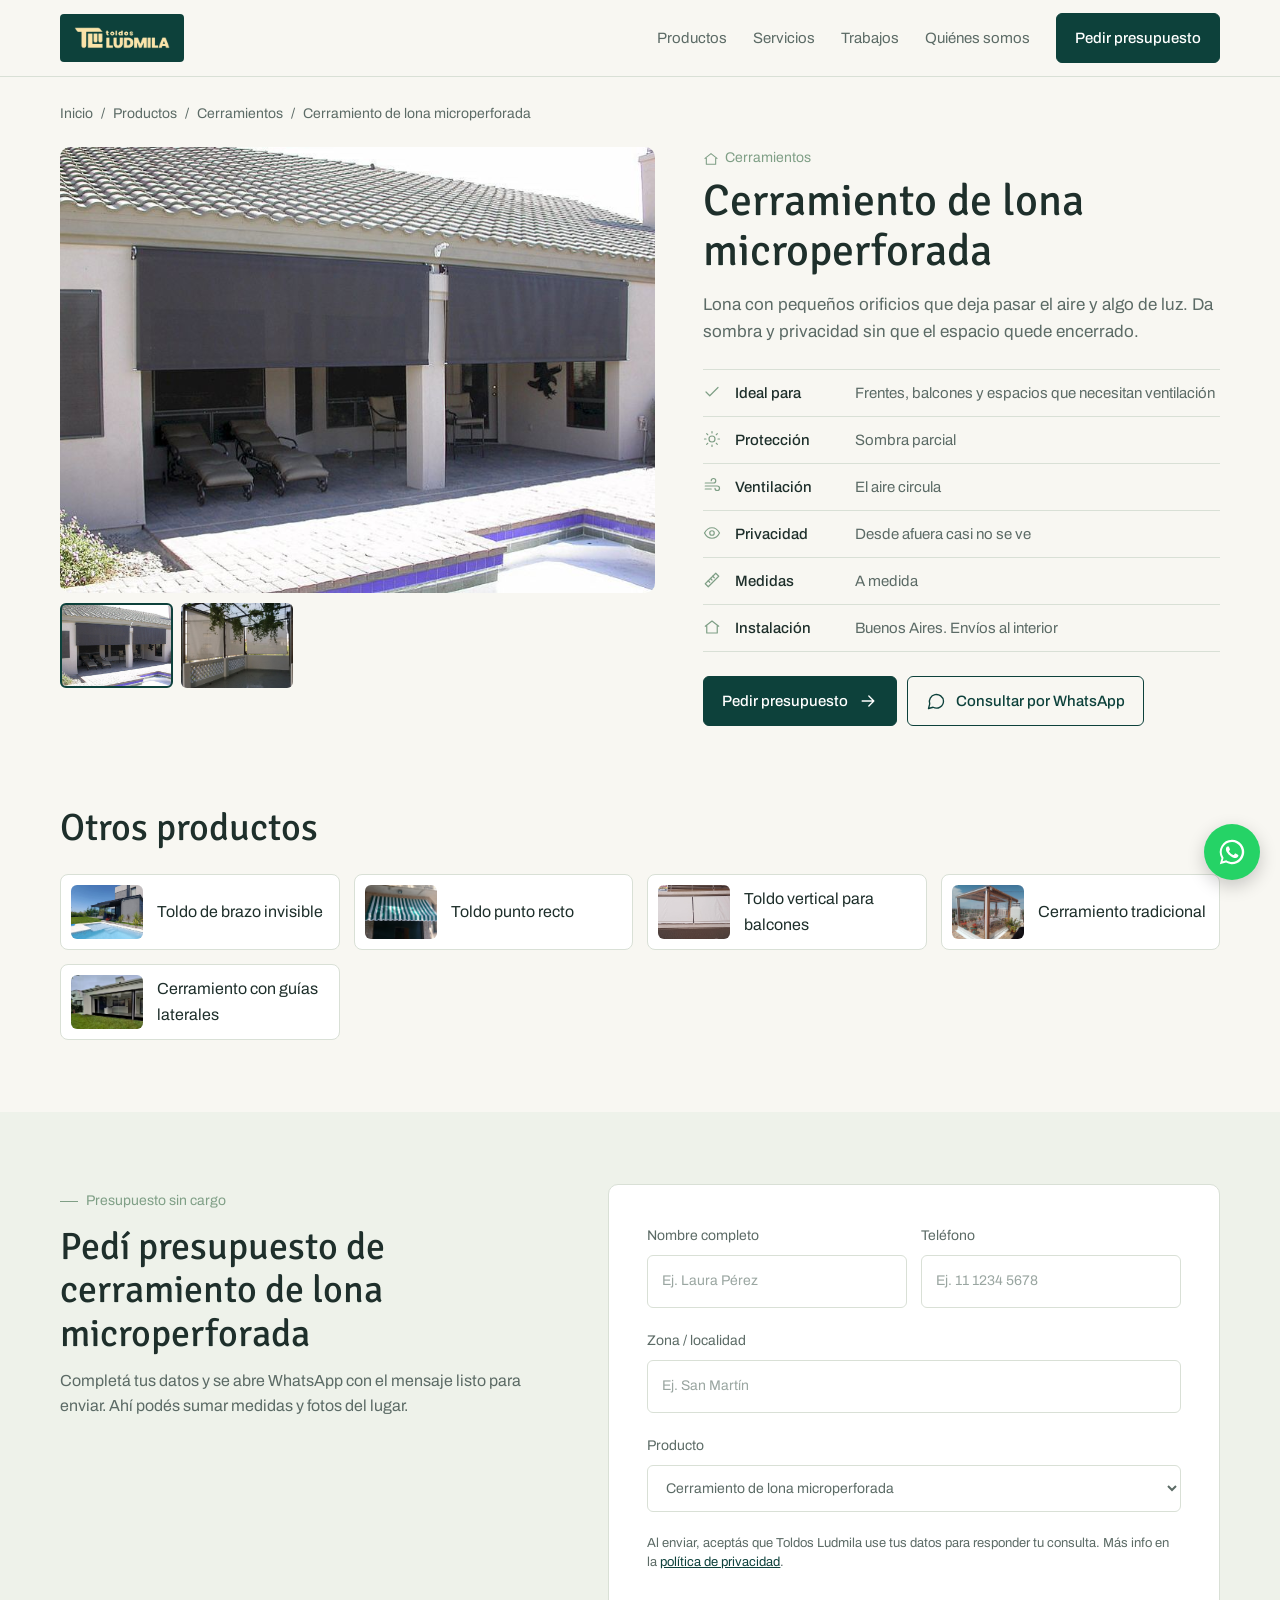
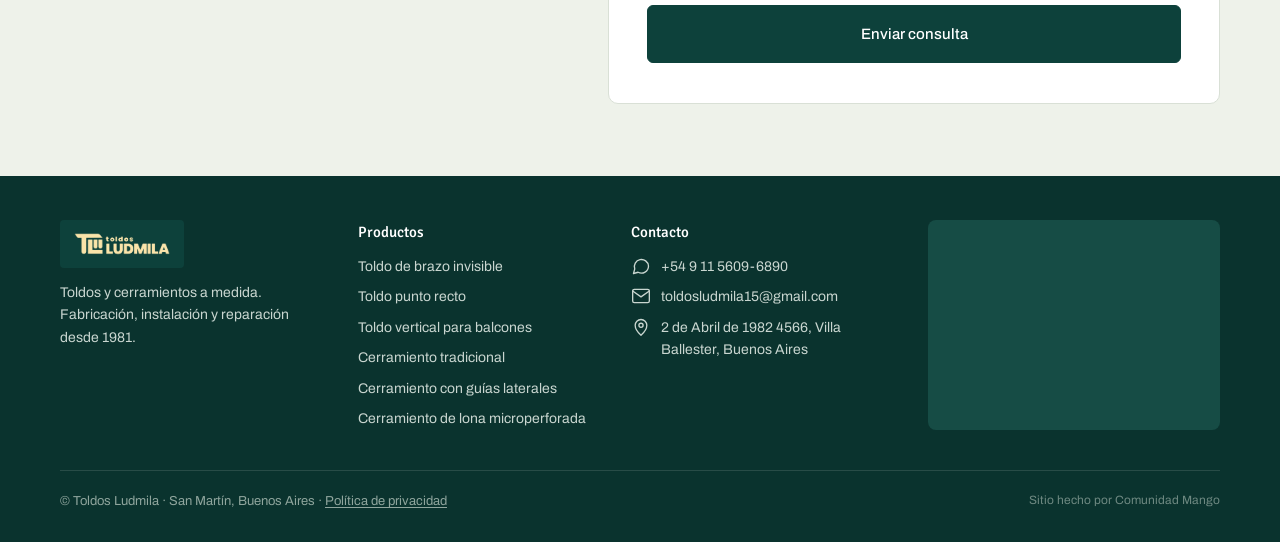
<file: cerramiento-microperforado.html>
<!doctype html>
<html lang="es" class="js">
<head>
<meta charset="utf-8">
<meta name="viewport" content="width=device-width,initial-scale=1">
<title>Cerramiento de lona microperforada a medida | Toldos Ludmila</title>
<meta name="description" content="Lona con pequeños orificios que deja pasar el aire y algo de luz. Da sombra y privacidad sin que el espacio quede encerrado.">
<link rel="canonical" href="https://www.toldos-ludmila.com.ar/cerramiento-microperforado">
<link rel="icon" href="/favicon.ico" sizes="any">
<link rel="icon" type="image/png" sizes="32x32" href="/favicon-32.png">
<link rel="apple-touch-icon" href="/apple-touch-icon.png">
<meta name="theme-color" content="#0d413b">
<meta property="og:type" content="website">
<meta property="og:locale" content="es_AR">
<meta property="og:site_name" content="Toldos Ludmila">
<meta property="og:title" content="Cerramiento de lona microperforada a medida | Toldos Ludmila">
<meta property="og:description" content="Lona con pequeños orificios que deja pasar el aire y algo de luz. Da sombra y privacidad sin que el espacio quede encerrado.">
<meta property="og:url" content="https://www.toldos-ludmila.com.ar/cerramiento-microperforado">
<meta property="og:image" content="https://www.toldos-ludmila.com.ar/assets/fotos/micro-01.jpg">
<script type="application/ld+json">{"@context": "https://schema.org", "@graph": [{"@type": "Product", "name": "Cerramiento de lona microperforada", "description": "Lona con pequeños orificios que deja pasar el aire y algo de luz. Da sombra y privacidad sin que el espacio quede encerrado.", "category": "Cerramientos", "image": ["https://www.toldos-ludmila.com.ar/assets/fotos/micro-01.jpg", "https://www.toldos-ludmila.com.ar/assets/fotos/micro-02.jpg"], "brand": {"@type": "Brand", "name": "Toldos Ludmila"}, "url": "https://www.toldos-ludmila.com.ar/cerramiento-microperforado"}, {"@type": "BreadcrumbList", "itemListElement": [{"@type": "ListItem", "position": 1, "name": "Inicio", "item": "https://www.toldos-ludmila.com.ar/"}, {"@type": "ListItem", "position": 2, "name": "Productos", "item": "https://www.toldos-ludmila.com.ar/productos"}, {"@type": "ListItem", "position": 3, "name": "Cerramiento de lona microperforada", "item": "https://www.toldos-ludmila.com.ar/cerramiento-microperforado"}]}]}</script>
<meta name="twitter:card" content="summary_large_image">
<link rel="preconnect" href="https://fonts.googleapis.com"><link rel="preconnect" href="https://fonts.gstatic.com" crossorigin>
<link href="https://fonts.googleapis.com/css2?family=Archivo:wght@400;500;600&family=Signika:wght@400;500;600&display=swap" rel="stylesheet">
<link rel="stylesheet" href="/styles.css">
<style>
.crumbs{font-size:14px;color:var(--muted);padding:26px 0 0;display:flex;gap:8px;flex-wrap:wrap}
.crumbs a{text-decoration:none;color:var(--muted)}.crumbs a:hover{color:var(--green)}
.ficha{display:grid;grid-template-columns:minmax(0,1.15fr) minmax(0,1fr);gap:48px;padding:22px 0 72px;align-items:start}
.ficha-main{aspect-ratio:4/3;border-radius:10px;background:center/cover var(--sage-soft)}
.thumbs{display:grid;grid-template-columns:repeat(5,1fr);gap:8px;margin-top:10px}
.thumb{width:100%;aspect-ratio:4/3;border-radius:6px;border:2px solid transparent;background:center/cover var(--sage-soft);cursor:pointer;padding:0}
.thumb[aria-current=true]{border-color:var(--green)}
.cat{font-size:14px;color:var(--sage);display:flex;align-items:center;gap:6px}
.cat .ico{width:16px;height:16px}
.ficha h1{font-size:clamp(30px,4vw,44px);margin:6px 0 14px}
.ficha-info>p{color:var(--muted);font-size:17px}
.specs{margin:24px 0;border-top:1px solid var(--line)}
.spec{display:grid;grid-template-columns:22px 110px minmax(0,1fr);gap:10px;padding:11px 0;border-bottom:1px solid var(--line);font-size:15px}
.spec .ico{color:var(--sage);width:18px;height:18px;margin-top:2px}
.spec b{font-weight:500}.spec span{color:var(--muted)}
.cta{display:flex;flex-wrap:wrap;gap:10px}
.quote{background:var(--mist);padding:72px 0}
.quote-grid{display:grid;grid-template-columns:.9fr 1.1fr;gap:48px;align-items:start}
.quote .intro{color:var(--muted);margin-top:12px}
.form-card{background:#fff;border:1px solid var(--line);border-radius:var(--radius);padding:30px}
.others{padding:8px 0 72px}
.others ul{list-style:none;padding:0;margin:24px 0 0;display:grid;grid-template-columns:repeat(auto-fill,minmax(240px,1fr));gap:14px}
.others a{display:flex;gap:14px;align-items:center;text-decoration:none;border:1px solid var(--line);border-radius:8px;padding:10px;background:#fff}
.others a:hover{border-color:var(--sage)}
.others .pic{width:72px;aspect-ratio:4/3;border-radius:6px;background:center/cover var(--mist);flex:none}
@media(max-width:900px){.ficha,.quote-grid{grid-template-columns:1fr;gap:28px}}
@media(max-width:560px){.spec{grid-template-columns:22px 1fr}.spec span{grid-column:2}.form-card{padding:22px}.thumbs{grid-template-columns:repeat(4,1fr)}}
</style>
<script src="/google.js"></script>
<script src="/pixel.js"></script>
<script>fbq('track', 'ViewContent', {"content_name": "Cerramiento de lona microperforada", "content_category": "Cerramientos", "content_ids": ["cerramiento-microperforado"], "content_type": "product"});</script>
</head>
<body>
<noscript><img height="1" width="1" style="display:none" src="https://www.facebook.com/tr?id=1444719186983971&ev=PageView&noscript=1"/></noscript>
<svg width="0" height="0" style="position:absolute" aria-hidden="true">
  <symbol id="i-sun" viewBox="0 0 24 24"><circle cx="12" cy="12" r="4"/><path d="M12 2v2M12 20v2M4.9 4.9l1.4 1.4M17.7 17.7l1.4 1.4M2 12h2M20 12h2M4.9 19.1l1.4-1.4M17.7 6.3l1.4-1.4"/></symbol>
  <symbol id="i-awning" viewBox="0 0 24 24"><path d="M3 5h18M4 5l-1 6h18l-1-6"/><path d="M3 11c0 1.7 1.3 2 2.25 2S7.5 12.7 7.5 11c0 1.7 1.3 2 2.25 2S12 12.7 12 11c0 1.7 1.3 2 2.25 2s2.25-.3 2.25-2c0 1.7 1.3 2 2.25 2S21 12.7 21 11"/><path d="M5 13v8M19 13v8"/></symbol>
  <symbol id="i-window" viewBox="0 0 24 24"><rect x="3" y="3" width="18" height="18" rx="1"/><path d="M3 9h18M12 9v12"/></symbol>
  <symbol id="i-wind" viewBox="0 0 24 24"><path d="M3 8h11a3 3 0 1 0-3-3M3 12h16a3 3 0 1 1-3 3M3 16h8"/></symbol>
  <symbol id="i-eye" viewBox="0 0 24 24"><path d="M2 12s3.6-7 10-7 10 7 10 7-3.6 7-10 7S2 12 2 12z"/><circle cx="12" cy="12" r="3"/></symbol>
  <symbol id="i-ruler" viewBox="0 0 24 24"><path d="M3 17 17 3l4 4L7 21z"/><path d="m7 13 2 2M10 10l2 2M13 7l2 2"/></symbol>
  <symbol id="i-wrench" viewBox="0 0 24 24"><path d="M14.7 6.3a4 4 0 0 0 5 5L21 13l-8 8-3-3 8-8M14.7 6.3 13 4.6a4 4 0 0 0-5.3 5.3L3 14.6 6.4 18l4.7-4.7"/></symbol>
  <symbol id="i-truck" viewBox="0 0 24 24"><path d="M1 4h13v12H1zM14 8h4l3 4v4h-7"/><circle cx="5.5" cy="18" r="2"/><circle cx="17.5" cy="18" r="2"/></symbol>
  <symbol id="i-tag" viewBox="0 0 24 24"><path d="M20.6 13.4 13.4 20.6a2 2 0 0 1-2.8 0L3 13V3h10l7.6 7.6a2 2 0 0 1 0 2.8z"/><circle cx="7.5" cy="7.5" r="1.2"/></symbol>
  <symbol id="i-phone" viewBox="0 0 24 24"><path d="M22 16.9v3a2 2 0 0 1-2.2 2 19.8 19.8 0 0 1-8.6-3.1 19.5 19.5 0 0 1-6-6A19.8 19.8 0 0 1 2.1 4.2 2 2 0 0 1 4.1 2h3a2 2 0 0 1 2 1.7c.1 1 .4 1.9.7 2.8a2 2 0 0 1-.5 2.1L8 9.9a16 16 0 0 0 6 6l1.3-1.3a2 2 0 0 1 2.1-.4c.9.3 1.8.6 2.8.7a2 2 0 0 1 1.7 2z"/></symbol>
  <symbol id="i-chat" viewBox="0 0 24 24"><path d="M21 12a8.5 8.5 0 0 1-12.5 7.5L3 21l1.5-5.5A8.5 8.5 0 1 1 21 12z"/></symbol>
  <symbol id="i-mail" viewBox="0 0 24 24"><rect x="2" y="4" width="20" height="16" rx="2"/><path d="m2 6 10 7 10-7"/></symbol>
  <symbol id="i-pin" viewBox="0 0 24 24"><path d="M12 22s7-6.2 7-12a7 7 0 1 0-14 0c0 5.8 7 12 7 12z"/><circle cx="12" cy="10" r="2.5"/></symbol>
  <symbol id="i-clock" viewBox="0 0 24 24"><circle cx="12" cy="12" r="9"/><path d="M12 7v5l3 2"/></symbol>
  <symbol id="i-camera" viewBox="0 0 24 24"><path d="M4 7h3l2-3h6l2 3h3a1 1 0 0 1 1 1v11a1 1 0 0 1-1 1H4a1 1 0 0 1-1-1V8a1 1 0 0 1 1-1z"/><circle cx="12" cy="13" r="3.5"/></symbol>
  <symbol id="i-file" viewBox="0 0 24 24"><path d="M14 3H6a1 1 0 0 0-1 1v16a1 1 0 0 0 1 1h12a1 1 0 0 0 1-1V8z"/><path d="M14 3v5h5M9 13h6M9 17h6"/></symbol>
  <symbol id="i-check" viewBox="0 0 24 24"><path d="M20 6 9 17l-5-5"/></symbol>
  <symbol id="i-home" viewBox="0 0 24 24"><path d="m3 11 9-7 9 7M5 9.5V20h14V9.5"/></symbol>
  <symbol id="i-arrow" viewBox="0 0 24 24"><path d="M5 12h14M13 6l6 6-6 6"/></symbol>
  <symbol id="i-x" viewBox="0 0 24 24"><path d="M6 6l12 12M18 6 6 18"/></symbol>
  <symbol id="i-layers" viewBox="0 0 24 24"><path d="m12 3 9 5-9 5-9-5z"/><path d="m3 13 9 5 9-5"/></symbol>
  <symbol id="i-hammer" viewBox="0 0 24 24"><path d="m15 12-8.4 8.4a2 2 0 0 1-2.8-2.8L12.2 9M17.6 15 22 10.6l-6.6-6.6-2 2 1.6 1.6-2 2"/></symbol>
  <symbol id="i-ig" viewBox="0 0 24 24"><rect x="3" y="3" width="18" height="18" rx="5"/><circle cx="12" cy="12" r="4"/><circle cx="17.3" cy="6.7" r=".6"/></symbol>
  <symbol id="i-fb" viewBox="0 0 24 24"><path d="M15 3h-2.5A3.5 3.5 0 0 0 9 6.5V10H6.5v3.5H9V21h3.5v-7.5H15l.5-3.5h-3V7a1 1 0 0 1 1-1H15z"/></symbol>
  <symbol id="i-menu" viewBox="0 0 24 24"><path d="M4 7h16M4 12h16M4 17h16"/></symbol>
</svg>

<header class="top">
  <div class="wrap">
    <a href="/"><img class="logo" src="/assets/toldos-ludmila-logo.png" alt="Toldos Ludmila"></a>
    <button class="menu-btn" aria-label="Abrir menú" onclick="document.querySelector('.nav').classList.toggle('open')"><svg class="ico"><use href="#i-menu"/></svg></button>
    <nav class="nav">
      <a href="/productos">Productos</a>
      <a href="/#servicios">Servicios</a>
      <a href="/#trabajos">Trabajos</a>
      <a href="/#nosotros">Quiénes somos</a>
      <a class="btn" href="/contacto">Pedir presupuesto</a>
    </nav>
  </div>
</header>

<main>
  <nav class="wrap crumbs" aria-label="Ubicación"><a href="/">Inicio</a><span>/</span><a href="/productos">Productos</a><span>/</span><a href="/productos#cerramientos">Cerramientos</a><span>/</span><span>Cerramiento de lona microperforada</span></nav>
  <section class="wrap ficha">
    <div class="ficha-media">
      <div class="ficha-main" id="fotoMain" role="img" aria-label="Cerramiento de lona microperforada" style="background-image:url(/assets/fotos/micro-01.jpg)"></div>
      <div class="thumbs" id="thumbs"><button class="thumb" data-src="/assets/fotos/micro-01.jpg" style="background-image:url(/assets/fotos/micro-01.jpg)" aria-label="Ver foto 1" aria-current=true></button><button class="thumb" data-src="/assets/fotos/micro-02.jpg" style="background-image:url(/assets/fotos/micro-02.jpg)" aria-label="Ver foto 2"></button></div>
    </div>
    <div class="ficha-info">
      <span class="cat"><svg class="ico"><use href="#i-home"/></svg>Cerramientos</span>
      <h1>Cerramiento de lona microperforada</h1>
      <p>Lona con pequeños orificios que deja pasar el aire y algo de luz. Da sombra y privacidad sin que el espacio quede encerrado.</p>
      <div class="specs">
        <div class="spec"><svg class="ico"><use href="#i-check"/></svg><b>Ideal para</b><span>Frentes, balcones y espacios que necesitan ventilación</span></div>
        <div class="spec"><svg class="ico"><use href="#i-sun"/></svg><b>Protección</b><span>Sombra parcial</span></div>
        <div class="spec"><svg class="ico"><use href="#i-wind"/></svg><b>Ventilación</b><span>El aire circula</span></div>
        <div class="spec"><svg class="ico"><use href="#i-eye"/></svg><b>Privacidad</b><span>Desde afuera casi no se ve</span></div>
        <div class="spec"><svg class="ico"><use href="#i-ruler"/></svg><b>Medidas</b><span>A medida</span></div>
        <div class="spec"><svg class="ico"><use href="#i-home"/></svg><b>Instalación</b><span>Buenos Aires. Envíos al interior</span></div>
      </div>
      <div class="cta">
        <a class="btn" href="#presupuesto">Pedir presupuesto<svg class="ico"><use href="#i-arrow"/></svg></a>
        <a class="btn ghost" href="https://wa.me/5491156096890?text=Hola%20Toldos%20Ludmila%2C%20quiero%20pedirles%20un%20presupuesto%20de%20cerramiento%20de%20lona%20microperforada." data-ubicacion="whatsapp_ficha" target="_blank" rel="noopener"><svg class="ico"><use href="#i-chat"/></svg>Consultar por WhatsApp</a>
      </div>
    </div>
  </section>

  <section class="wrap others">
    <h2>Otros productos</h2>
    <ul>
      <li><a href="/toldo-brazo-invisible"><span class="pic" style="background-image:url(/assets/fotos/brazo-01.jpg)"></span>Toldo de brazo invisible</a></li>
      <li><a href="/toldo-punto-recto"><span class="pic" style="background-image:url(/assets/fotos/recto-01.jpg)"></span>Toldo punto recto</a></li>
      <li><a href="/toldo-vertical-balcones"><span class="pic" style="background-image:url(/assets/fotos/vertical-01.jpg)"></span>Toldo vertical para balcones</a></li>
      <li><a href="/cerramiento-tradicional"><span class="pic" style="background-image:url(/assets/fotos/cerramiento-01.jpg)"></span>Cerramiento tradicional</a></li>
      <li><a href="/cerramiento-guias-laterales"><span class="pic" style="background-image:url(/assets/fotos/guias-01.jpg)"></span>Cerramiento con guías laterales</a></li>
    </ul>
  </section>

  <section class="quote" id="presupuesto">
    <div class="wrap quote-grid">
      <div>
        <span class="label">Presupuesto sin cargo</span>
        <h2>Pedí presupuesto de cerramiento de lona microperforada</h2>
        <p class="intro">Completá tus datos y se abre WhatsApp con el mensaje listo para enviar. Ahí podés sumar medidas y fotos del lugar.</p>
      </div>
      <div class="form-card">
      <form class="form" id="quote">
        <input type="hidden" name="origen" value="ficha-cerramiento-microperforado">
        <div class="row">
          <label>Nombre completo<input name="nombre" required autocomplete="name" placeholder="Ej. Laura Pérez"></label>
          <label>Teléfono<input name="telefono" required type="tel" inputmode="tel" autocomplete="tel" placeholder="Ej. 11 1234 5678"></label>
        </div>
        <label>Zona / localidad<input name="zona" required placeholder="Ej. San Martín"></label>
        <label>Producto
          <select name="producto">
            <option value="">No sé, necesito asesoramiento</option>
            <option>Toldo de brazo invisible</option>
            <option>Toldo punto recto</option>
            <option>Toldo vertical para balcones</option>
            <option>Cerramiento tradicional</option>
            <option>Cerramiento con guías laterales</option>
            <option selected>Cerramiento de lona microperforada</option>
            <option>Reparación / cambio de lona</option>
          </select>
        </label>
        <p class="aviso-datos">Al enviar, aceptás que Toldos Ludmila use tus datos para responder tu consulta. Más info en la <a href="/privacidad">política de privacidad</a>.</p>
        <button class="btn" type="submit">Enviar consulta</button>
      </form>
      </div>
    </div>
  </section>
</main>

<footer class="footer">
  <div class="wrap">
    <div>
      <img class="logo" src="/assets/toldos-ludmila-logo.png" alt="Toldos Ludmila">
      <p style="margin-top:14px;max-width:300px">Toldos y cerramientos a medida. Fabricación, instalación y reparación desde 1981.</p>
    </div>
    <div>
      <h4>Productos</h4>
      <ul>
        <li><a href="/toldo-brazo-invisible">Toldo de brazo invisible</a></li>
        <li><a href="/toldo-punto-recto">Toldo punto recto</a></li>
        <li><a href="/toldo-vertical-balcones">Toldo vertical para balcones</a></li>
        <li><a href="/cerramiento-tradicional">Cerramiento tradicional</a></li>
        <li><a href="/cerramiento-guias-laterales">Cerramiento con guías laterales</a></li>
        <li><a href="/cerramiento-microperforado">Cerramiento de lona microperforada</a></li>
      </ul>
    </div>
    <div>
      <h4>Contacto</h4>
      <ul>
        <li><svg class="ico"><use href="#i-chat"/></svg><a href="https://wa.me/5491156096890?text=Hola%20Toldos%20Ludmila%2C%20quiero%20pedirles%20un%20presupuesto" data-ubicacion="whatsapp_footer" target="_blank" rel="noopener">+54 9 11 5609-6890</a></li>
        <li><svg class="ico"><use href="#i-mail"/></svg><a href="mailto:toldosludmila15@gmail.com">toldosludmila15@gmail.com</a></li>
        <li><svg class="ico"><use href="#i-pin"/></svg><a href="https://maps.google.com/?q=2+de+Abril+de+1982+4566,+Villa+Ballester,+Buenos+Aires" target="_blank" rel="noopener">2 de Abril de 1982 4566, Villa Ballester, Buenos Aires</a></li>
      </ul>
    </div>
    <div class="foot-map"><iframe title="Mapa: 2 de Abril de 1982 4566, Villa Ballester" loading="lazy" src="https://maps.google.com/maps?q=2%20de%20Abril%20de%201982%204566%2C%20B1653%20Villa%20Ballester%2C%20Buenos%20Aires&z=15&output=embed"></iframe></div>
    <div class="legal"><span>© Toldos Ludmila · San Martín, Buenos Aires · <a href="/privacidad">Política de privacidad</a></span><span class="credit">Sitio hecho por Comunidad Mango</span></div>
  </div>
</footer>
<a class="wa" href="https://wa.me/5491156096890?text=Hola%20Toldos%20Ludmila%2C%20quiero%20pedirles%20un%20presupuesto%20de%20cerramiento%20de%20lona%20microperforada." data-ubicacion="whatsapp_flotante" target="_blank" rel="noopener" aria-label="Escribinos por WhatsApp"><svg viewBox="0 0 32 32"><path d="M16 3a13 13 0 0 0-11.2 19.6L3 29l6.6-1.7A13 13 0 1 0 16 3zm0 23.7c-2 0-4-.6-5.7-1.6l-.4-.2-3.9 1 1-3.8-.3-.4A10.7 10.7 0 1 1 16 26.7zm5.9-8c-.3-.2-1.9-1-2.2-1-.3-.1-.5-.2-.7.2l-1 1.2c-.2.2-.4.2-.7.1-.3-.2-1.4-.5-2.6-1.6-1-.9-1.6-1.9-1.8-2.2-.2-.3 0-.5.1-.7l.5-.6.3-.5v-.6l-1-2.4c-.3-.6-.5-.5-.7-.5h-.6c-.2 0-.6.1-.9.4-.3.3-1.1 1.1-1.1 2.7s1.2 3.2 1.3 3.4c.2.2 2.3 3.5 5.6 4.9 2.7 1.1 3.3.9 3.9.8.6-.1 1.9-.8 2.2-1.5.3-.7.3-1.4.2-1.5-.1-.2-.3-.3-.6-.4z"/></svg></a>
<script src="/form.js"></script>
<script src="/efectos.js" defer></script>
<script>
thumbs.onclick = ev => { const t = ev.target.closest('.thumb'); if(!t) return;
  fotoMain.style.backgroundImage = 'url(' + t.dataset.src + ')';
  thumbs.querySelectorAll('.thumb').forEach(b => b.setAttribute('aria-current', b===t)); };
</script>
</body>
</html>
</file>
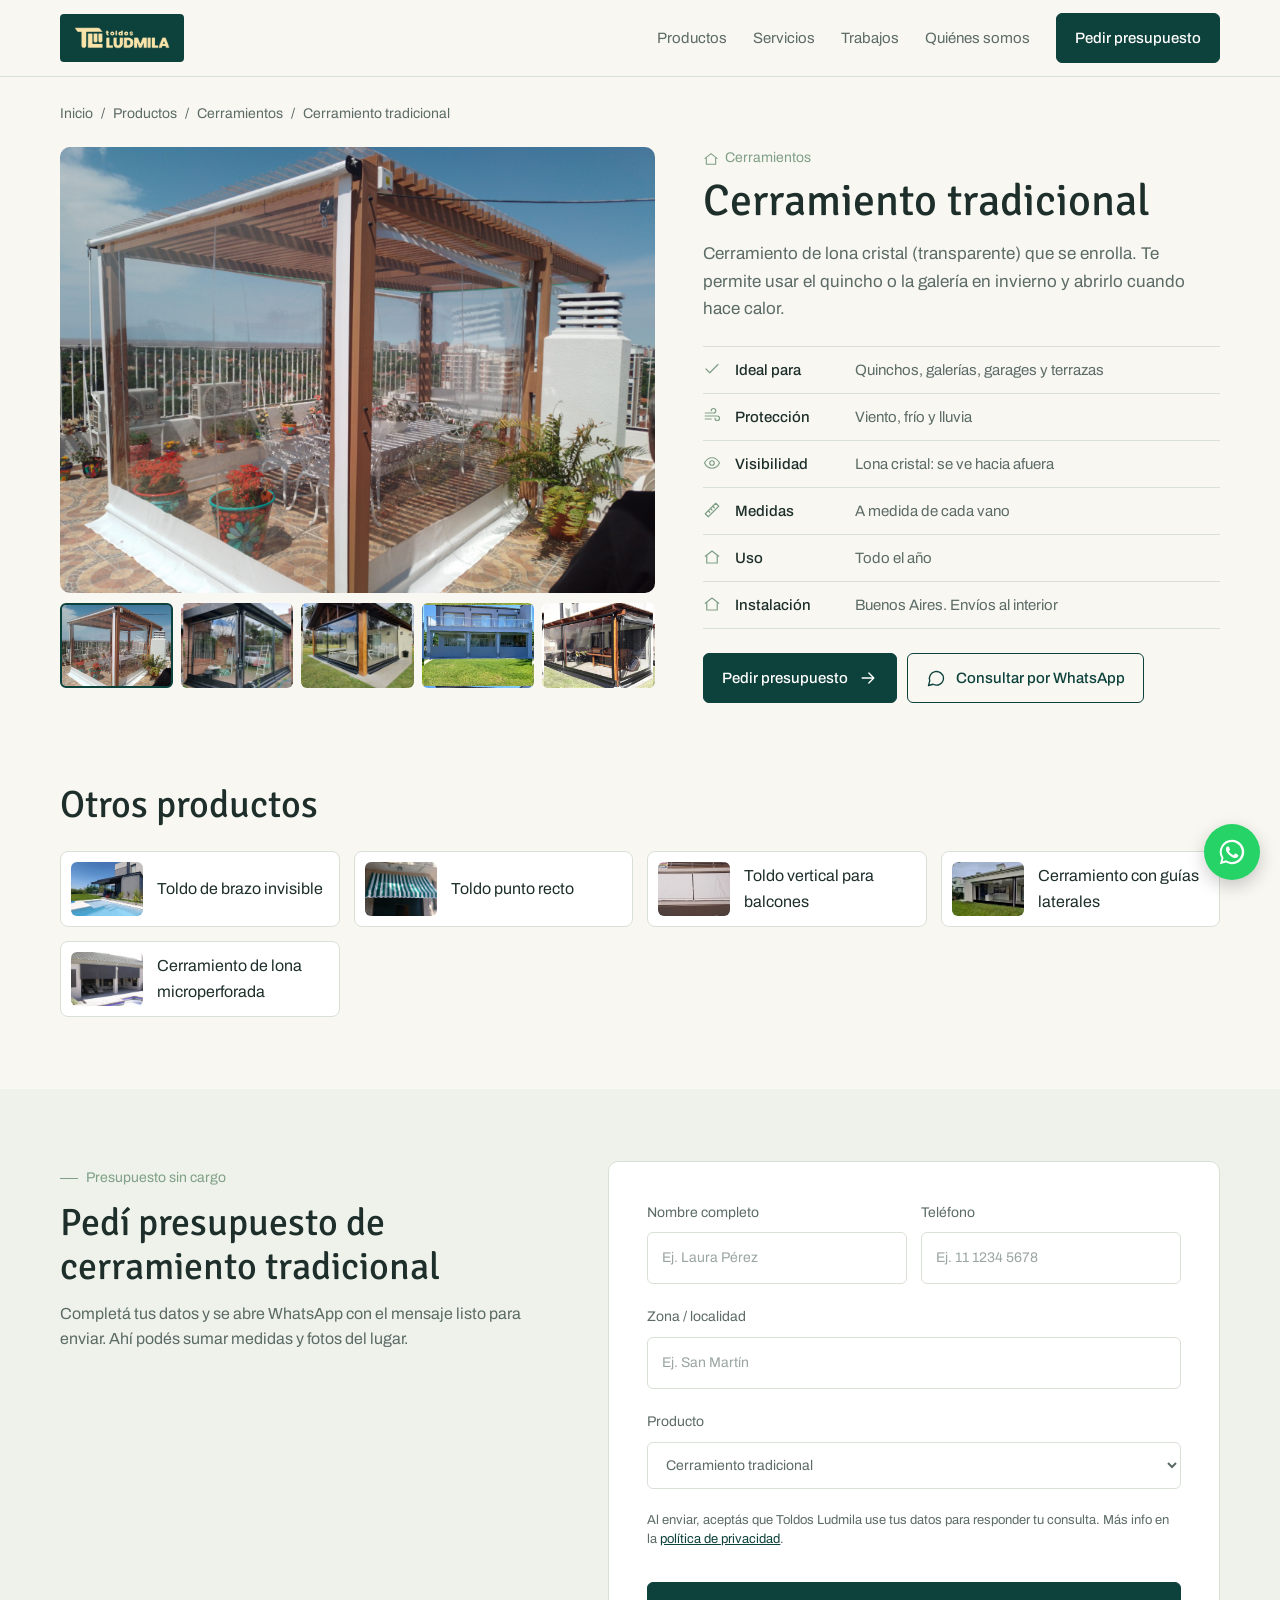
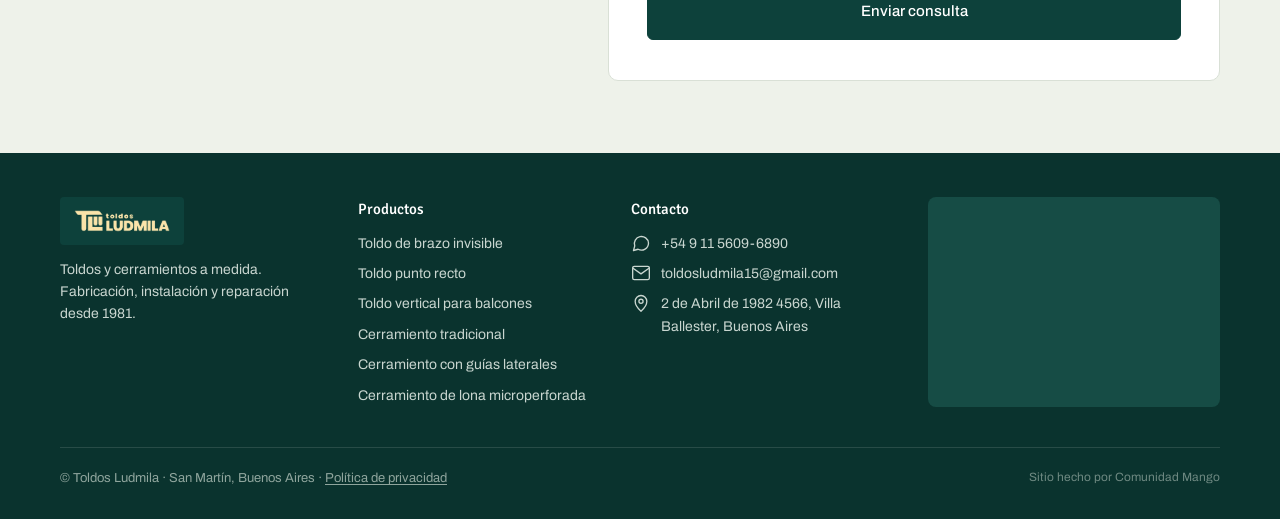
<file: cerramiento-tradicional.html>
<!doctype html>
<html lang="es" class="js">
<head>
<meta charset="utf-8">
<meta name="viewport" content="width=device-width,initial-scale=1">
<title>Cerramiento tradicional a medida | Toldos Ludmila</title>
<meta name="description" content="Cerramiento de lona cristal (transparente) que se enrolla. Te permite usar el quincho o la galería en invierno y abrirlo cuando hace calor.">
<link rel="canonical" href="https://www.toldos-ludmila.com.ar/cerramiento-tradicional">
<link rel="icon" href="/favicon.ico" sizes="any">
<link rel="icon" type="image/png" sizes="32x32" href="/favicon-32.png">
<link rel="apple-touch-icon" href="/apple-touch-icon.png">
<meta name="theme-color" content="#0d413b">
<meta property="og:type" content="website">
<meta property="og:locale" content="es_AR">
<meta property="og:site_name" content="Toldos Ludmila">
<meta property="og:title" content="Cerramiento tradicional a medida | Toldos Ludmila">
<meta property="og:description" content="Cerramiento de lona cristal (transparente) que se enrolla. Te permite usar el quincho o la galería en invierno y abrirlo cuando hace calor.">
<meta property="og:url" content="https://www.toldos-ludmila.com.ar/cerramiento-tradicional">
<meta property="og:image" content="https://www.toldos-ludmila.com.ar/assets/fotos/cerramiento-01.jpg">
<script type="application/ld+json">{"@context": "https://schema.org", "@graph": [{"@type": "Product", "name": "Cerramiento tradicional", "description": "Cerramiento de lona cristal (transparente) que se enrolla. Te permite usar el quincho o la galería en invierno y abrirlo cuando hace calor.", "category": "Cerramientos", "image": ["https://www.toldos-ludmila.com.ar/assets/fotos/cerramiento-01.jpg", "https://www.toldos-ludmila.com.ar/assets/fotos/cerramiento-02.jpg", "https://www.toldos-ludmila.com.ar/assets/fotos/cerramiento-03.jpg", "https://www.toldos-ludmila.com.ar/assets/fotos/cerramiento-04.jpg", "https://www.toldos-ludmila.com.ar/assets/fotos/cerramiento-05.jpg"], "brand": {"@type": "Brand", "name": "Toldos Ludmila"}, "url": "https://www.toldos-ludmila.com.ar/cerramiento-tradicional"}, {"@type": "BreadcrumbList", "itemListElement": [{"@type": "ListItem", "position": 1, "name": "Inicio", "item": "https://www.toldos-ludmila.com.ar/"}, {"@type": "ListItem", "position": 2, "name": "Productos", "item": "https://www.toldos-ludmila.com.ar/productos"}, {"@type": "ListItem", "position": 3, "name": "Cerramiento tradicional", "item": "https://www.toldos-ludmila.com.ar/cerramiento-tradicional"}]}]}</script>
<meta name="twitter:card" content="summary_large_image">
<link rel="preconnect" href="https://fonts.googleapis.com"><link rel="preconnect" href="https://fonts.gstatic.com" crossorigin>
<link href="https://fonts.googleapis.com/css2?family=Archivo:wght@400;500;600&family=Signika:wght@400;500;600&display=swap" rel="stylesheet">
<link rel="stylesheet" href="/styles.css">
<style>
.crumbs{font-size:14px;color:var(--muted);padding:26px 0 0;display:flex;gap:8px;flex-wrap:wrap}
.crumbs a{text-decoration:none;color:var(--muted)}.crumbs a:hover{color:var(--green)}
.ficha{display:grid;grid-template-columns:minmax(0,1.15fr) minmax(0,1fr);gap:48px;padding:22px 0 72px;align-items:start}
.ficha-main{aspect-ratio:4/3;border-radius:10px;background:center/cover var(--sage-soft)}
.thumbs{display:grid;grid-template-columns:repeat(5,1fr);gap:8px;margin-top:10px}
.thumb{width:100%;aspect-ratio:4/3;border-radius:6px;border:2px solid transparent;background:center/cover var(--sage-soft);cursor:pointer;padding:0}
.thumb[aria-current=true]{border-color:var(--green)}
.cat{font-size:14px;color:var(--sage);display:flex;align-items:center;gap:6px}
.cat .ico{width:16px;height:16px}
.ficha h1{font-size:clamp(30px,4vw,44px);margin:6px 0 14px}
.ficha-info>p{color:var(--muted);font-size:17px}
.specs{margin:24px 0;border-top:1px solid var(--line)}
.spec{display:grid;grid-template-columns:22px 110px minmax(0,1fr);gap:10px;padding:11px 0;border-bottom:1px solid var(--line);font-size:15px}
.spec .ico{color:var(--sage);width:18px;height:18px;margin-top:2px}
.spec b{font-weight:500}.spec span{color:var(--muted)}
.cta{display:flex;flex-wrap:wrap;gap:10px}
.quote{background:var(--mist);padding:72px 0}
.quote-grid{display:grid;grid-template-columns:.9fr 1.1fr;gap:48px;align-items:start}
.quote .intro{color:var(--muted);margin-top:12px}
.form-card{background:#fff;border:1px solid var(--line);border-radius:var(--radius);padding:30px}
.others{padding:8px 0 72px}
.others ul{list-style:none;padding:0;margin:24px 0 0;display:grid;grid-template-columns:repeat(auto-fill,minmax(240px,1fr));gap:14px}
.others a{display:flex;gap:14px;align-items:center;text-decoration:none;border:1px solid var(--line);border-radius:8px;padding:10px;background:#fff}
.others a:hover{border-color:var(--sage)}
.others .pic{width:72px;aspect-ratio:4/3;border-radius:6px;background:center/cover var(--mist);flex:none}
@media(max-width:900px){.ficha,.quote-grid{grid-template-columns:1fr;gap:28px}}
@media(max-width:560px){.spec{grid-template-columns:22px 1fr}.spec span{grid-column:2}.form-card{padding:22px}.thumbs{grid-template-columns:repeat(4,1fr)}}
</style>
<script src="/google.js"></script>
<script src="/pixel.js"></script>
<script>fbq('track', 'ViewContent', {"content_name": "Cerramiento tradicional", "content_category": "Cerramientos", "content_ids": ["cerramiento-tradicional"], "content_type": "product"});</script>
</head>
<body>
<noscript><img height="1" width="1" style="display:none" src="https://www.facebook.com/tr?id=1444719186983971&ev=PageView&noscript=1"/></noscript>
<svg width="0" height="0" style="position:absolute" aria-hidden="true">
  <symbol id="i-sun" viewBox="0 0 24 24"><circle cx="12" cy="12" r="4"/><path d="M12 2v2M12 20v2M4.9 4.9l1.4 1.4M17.7 17.7l1.4 1.4M2 12h2M20 12h2M4.9 19.1l1.4-1.4M17.7 6.3l1.4-1.4"/></symbol>
  <symbol id="i-awning" viewBox="0 0 24 24"><path d="M3 5h18M4 5l-1 6h18l-1-6"/><path d="M3 11c0 1.7 1.3 2 2.25 2S7.5 12.7 7.5 11c0 1.7 1.3 2 2.25 2S12 12.7 12 11c0 1.7 1.3 2 2.25 2s2.25-.3 2.25-2c0 1.7 1.3 2 2.25 2S21 12.7 21 11"/><path d="M5 13v8M19 13v8"/></symbol>
  <symbol id="i-window" viewBox="0 0 24 24"><rect x="3" y="3" width="18" height="18" rx="1"/><path d="M3 9h18M12 9v12"/></symbol>
  <symbol id="i-wind" viewBox="0 0 24 24"><path d="M3 8h11a3 3 0 1 0-3-3M3 12h16a3 3 0 1 1-3 3M3 16h8"/></symbol>
  <symbol id="i-eye" viewBox="0 0 24 24"><path d="M2 12s3.6-7 10-7 10 7 10 7-3.6 7-10 7S2 12 2 12z"/><circle cx="12" cy="12" r="3"/></symbol>
  <symbol id="i-ruler" viewBox="0 0 24 24"><path d="M3 17 17 3l4 4L7 21z"/><path d="m7 13 2 2M10 10l2 2M13 7l2 2"/></symbol>
  <symbol id="i-wrench" viewBox="0 0 24 24"><path d="M14.7 6.3a4 4 0 0 0 5 5L21 13l-8 8-3-3 8-8M14.7 6.3 13 4.6a4 4 0 0 0-5.3 5.3L3 14.6 6.4 18l4.7-4.7"/></symbol>
  <symbol id="i-truck" viewBox="0 0 24 24"><path d="M1 4h13v12H1zM14 8h4l3 4v4h-7"/><circle cx="5.5" cy="18" r="2"/><circle cx="17.5" cy="18" r="2"/></symbol>
  <symbol id="i-tag" viewBox="0 0 24 24"><path d="M20.6 13.4 13.4 20.6a2 2 0 0 1-2.8 0L3 13V3h10l7.6 7.6a2 2 0 0 1 0 2.8z"/><circle cx="7.5" cy="7.5" r="1.2"/></symbol>
  <symbol id="i-phone" viewBox="0 0 24 24"><path d="M22 16.9v3a2 2 0 0 1-2.2 2 19.8 19.8 0 0 1-8.6-3.1 19.5 19.5 0 0 1-6-6A19.8 19.8 0 0 1 2.1 4.2 2 2 0 0 1 4.1 2h3a2 2 0 0 1 2 1.7c.1 1 .4 1.9.7 2.8a2 2 0 0 1-.5 2.1L8 9.9a16 16 0 0 0 6 6l1.3-1.3a2 2 0 0 1 2.1-.4c.9.3 1.8.6 2.8.7a2 2 0 0 1 1.7 2z"/></symbol>
  <symbol id="i-chat" viewBox="0 0 24 24"><path d="M21 12a8.5 8.5 0 0 1-12.5 7.5L3 21l1.5-5.5A8.5 8.5 0 1 1 21 12z"/></symbol>
  <symbol id="i-mail" viewBox="0 0 24 24"><rect x="2" y="4" width="20" height="16" rx="2"/><path d="m2 6 10 7 10-7"/></symbol>
  <symbol id="i-pin" viewBox="0 0 24 24"><path d="M12 22s7-6.2 7-12a7 7 0 1 0-14 0c0 5.8 7 12 7 12z"/><circle cx="12" cy="10" r="2.5"/></symbol>
  <symbol id="i-clock" viewBox="0 0 24 24"><circle cx="12" cy="12" r="9"/><path d="M12 7v5l3 2"/></symbol>
  <symbol id="i-camera" viewBox="0 0 24 24"><path d="M4 7h3l2-3h6l2 3h3a1 1 0 0 1 1 1v11a1 1 0 0 1-1 1H4a1 1 0 0 1-1-1V8a1 1 0 0 1 1-1z"/><circle cx="12" cy="13" r="3.5"/></symbol>
  <symbol id="i-file" viewBox="0 0 24 24"><path d="M14 3H6a1 1 0 0 0-1 1v16a1 1 0 0 0 1 1h12a1 1 0 0 0 1-1V8z"/><path d="M14 3v5h5M9 13h6M9 17h6"/></symbol>
  <symbol id="i-check" viewBox="0 0 24 24"><path d="M20 6 9 17l-5-5"/></symbol>
  <symbol id="i-home" viewBox="0 0 24 24"><path d="m3 11 9-7 9 7M5 9.5V20h14V9.5"/></symbol>
  <symbol id="i-arrow" viewBox="0 0 24 24"><path d="M5 12h14M13 6l6 6-6 6"/></symbol>
  <symbol id="i-x" viewBox="0 0 24 24"><path d="M6 6l12 12M18 6 6 18"/></symbol>
  <symbol id="i-layers" viewBox="0 0 24 24"><path d="m12 3 9 5-9 5-9-5z"/><path d="m3 13 9 5 9-5"/></symbol>
  <symbol id="i-hammer" viewBox="0 0 24 24"><path d="m15 12-8.4 8.4a2 2 0 0 1-2.8-2.8L12.2 9M17.6 15 22 10.6l-6.6-6.6-2 2 1.6 1.6-2 2"/></symbol>
  <symbol id="i-ig" viewBox="0 0 24 24"><rect x="3" y="3" width="18" height="18" rx="5"/><circle cx="12" cy="12" r="4"/><circle cx="17.3" cy="6.7" r=".6"/></symbol>
  <symbol id="i-fb" viewBox="0 0 24 24"><path d="M15 3h-2.5A3.5 3.5 0 0 0 9 6.5V10H6.5v3.5H9V21h3.5v-7.5H15l.5-3.5h-3V7a1 1 0 0 1 1-1H15z"/></symbol>
  <symbol id="i-menu" viewBox="0 0 24 24"><path d="M4 7h16M4 12h16M4 17h16"/></symbol>
</svg>

<header class="top">
  <div class="wrap">
    <a href="/"><img class="logo" src="/assets/toldos-ludmila-logo.png" alt="Toldos Ludmila"></a>
    <button class="menu-btn" aria-label="Abrir menú" onclick="document.querySelector('.nav').classList.toggle('open')"><svg class="ico"><use href="#i-menu"/></svg></button>
    <nav class="nav">
      <a href="/productos">Productos</a>
      <a href="/#servicios">Servicios</a>
      <a href="/#trabajos">Trabajos</a>
      <a href="/#nosotros">Quiénes somos</a>
      <a class="btn" href="/contacto">Pedir presupuesto</a>
    </nav>
  </div>
</header>

<main>
  <nav class="wrap crumbs" aria-label="Ubicación"><a href="/">Inicio</a><span>/</span><a href="/productos">Productos</a><span>/</span><a href="/productos#cerramientos">Cerramientos</a><span>/</span><span>Cerramiento tradicional</span></nav>
  <section class="wrap ficha">
    <div class="ficha-media">
      <div class="ficha-main" id="fotoMain" role="img" aria-label="Cerramiento tradicional" style="background-image:url(/assets/fotos/cerramiento-01.jpg)"></div>
      <div class="thumbs" id="thumbs"><button class="thumb" data-src="/assets/fotos/cerramiento-01.jpg" style="background-image:url(/assets/fotos/cerramiento-01.jpg)" aria-label="Ver foto 1" aria-current=true></button><button class="thumb" data-src="/assets/fotos/cerramiento-02.jpg" style="background-image:url(/assets/fotos/cerramiento-02.jpg)" aria-label="Ver foto 2"></button><button class="thumb" data-src="/assets/fotos/cerramiento-03.jpg" style="background-image:url(/assets/fotos/cerramiento-03.jpg)" aria-label="Ver foto 3"></button><button class="thumb" data-src="/assets/fotos/cerramiento-04.jpg" style="background-image:url(/assets/fotos/cerramiento-04.jpg)" aria-label="Ver foto 4"></button><button class="thumb" data-src="/assets/fotos/cerramiento-05.jpg" style="background-image:url(/assets/fotos/cerramiento-05.jpg)" aria-label="Ver foto 5"></button></div>
    </div>
    <div class="ficha-info">
      <span class="cat"><svg class="ico"><use href="#i-home"/></svg>Cerramientos</span>
      <h1>Cerramiento tradicional</h1>
      <p>Cerramiento de lona cristal (transparente) que se enrolla. Te permite usar el quincho o la galería en invierno y abrirlo cuando hace calor.</p>
      <div class="specs">
        <div class="spec"><svg class="ico"><use href="#i-check"/></svg><b>Ideal para</b><span>Quinchos, galerías, garages y terrazas</span></div>
        <div class="spec"><svg class="ico"><use href="#i-wind"/></svg><b>Protección</b><span>Viento, frío y lluvia</span></div>
        <div class="spec"><svg class="ico"><use href="#i-eye"/></svg><b>Visibilidad</b><span>Lona cristal: se ve hacia afuera</span></div>
        <div class="spec"><svg class="ico"><use href="#i-ruler"/></svg><b>Medidas</b><span>A medida de cada vano</span></div>
        <div class="spec"><svg class="ico"><use href="#i-home"/></svg><b>Uso</b><span>Todo el año</span></div>
        <div class="spec"><svg class="ico"><use href="#i-home"/></svg><b>Instalación</b><span>Buenos Aires. Envíos al interior</span></div>
      </div>
      <div class="cta">
        <a class="btn" href="#presupuesto">Pedir presupuesto<svg class="ico"><use href="#i-arrow"/></svg></a>
        <a class="btn ghost" href="https://wa.me/5491156096890?text=Hola%20Toldos%20Ludmila%2C%20quiero%20pedirles%20un%20presupuesto%20de%20cerramiento%20tradicional." data-ubicacion="whatsapp_ficha" target="_blank" rel="noopener"><svg class="ico"><use href="#i-chat"/></svg>Consultar por WhatsApp</a>
      </div>
    </div>
  </section>

  <section class="wrap others">
    <h2>Otros productos</h2>
    <ul>
      <li><a href="/toldo-brazo-invisible"><span class="pic" style="background-image:url(/assets/fotos/brazo-01.jpg)"></span>Toldo de brazo invisible</a></li>
      <li><a href="/toldo-punto-recto"><span class="pic" style="background-image:url(/assets/fotos/recto-01.jpg)"></span>Toldo punto recto</a></li>
      <li><a href="/toldo-vertical-balcones"><span class="pic" style="background-image:url(/assets/fotos/vertical-01.jpg)"></span>Toldo vertical para balcones</a></li>
      <li><a href="/cerramiento-guias-laterales"><span class="pic" style="background-image:url(/assets/fotos/guias-01.jpg)"></span>Cerramiento con guías laterales</a></li>
      <li><a href="/cerramiento-microperforado"><span class="pic" style="background-image:url(/assets/fotos/micro-01.jpg)"></span>Cerramiento de lona microperforada</a></li>
    </ul>
  </section>

  <section class="quote" id="presupuesto">
    <div class="wrap quote-grid">
      <div>
        <span class="label">Presupuesto sin cargo</span>
        <h2>Pedí presupuesto de cerramiento tradicional</h2>
        <p class="intro">Completá tus datos y se abre WhatsApp con el mensaje listo para enviar. Ahí podés sumar medidas y fotos del lugar.</p>
      </div>
      <div class="form-card">
      <form class="form" id="quote">
        <input type="hidden" name="origen" value="ficha-cerramiento-tradicional">
        <div class="row">
          <label>Nombre completo<input name="nombre" required autocomplete="name" placeholder="Ej. Laura Pérez"></label>
          <label>Teléfono<input name="telefono" required type="tel" inputmode="tel" autocomplete="tel" placeholder="Ej. 11 1234 5678"></label>
        </div>
        <label>Zona / localidad<input name="zona" required placeholder="Ej. San Martín"></label>
        <label>Producto
          <select name="producto">
            <option value="">No sé, necesito asesoramiento</option>
            <option>Toldo de brazo invisible</option>
            <option>Toldo punto recto</option>
            <option>Toldo vertical para balcones</option>
            <option selected>Cerramiento tradicional</option>
            <option>Cerramiento con guías laterales</option>
            <option>Cerramiento de lona microperforada</option>
            <option>Reparación / cambio de lona</option>
          </select>
        </label>
        <p class="aviso-datos">Al enviar, aceptás que Toldos Ludmila use tus datos para responder tu consulta. Más info en la <a href="/privacidad">política de privacidad</a>.</p>
        <button class="btn" type="submit">Enviar consulta</button>
      </form>
      </div>
    </div>
  </section>
</main>

<footer class="footer">
  <div class="wrap">
    <div>
      <img class="logo" src="/assets/toldos-ludmila-logo.png" alt="Toldos Ludmila">
      <p style="margin-top:14px;max-width:300px">Toldos y cerramientos a medida. Fabricación, instalación y reparación desde 1981.</p>
    </div>
    <div>
      <h4>Productos</h4>
      <ul>
        <li><a href="/toldo-brazo-invisible">Toldo de brazo invisible</a></li>
        <li><a href="/toldo-punto-recto">Toldo punto recto</a></li>
        <li><a href="/toldo-vertical-balcones">Toldo vertical para balcones</a></li>
        <li><a href="/cerramiento-tradicional">Cerramiento tradicional</a></li>
        <li><a href="/cerramiento-guias-laterales">Cerramiento con guías laterales</a></li>
        <li><a href="/cerramiento-microperforado">Cerramiento de lona microperforada</a></li>
      </ul>
    </div>
    <div>
      <h4>Contacto</h4>
      <ul>
        <li><svg class="ico"><use href="#i-chat"/></svg><a href="https://wa.me/5491156096890?text=Hola%20Toldos%20Ludmila%2C%20quiero%20pedirles%20un%20presupuesto" data-ubicacion="whatsapp_footer" target="_blank" rel="noopener">+54 9 11 5609-6890</a></li>
        <li><svg class="ico"><use href="#i-mail"/></svg><a href="mailto:toldosludmila15@gmail.com">toldosludmila15@gmail.com</a></li>
        <li><svg class="ico"><use href="#i-pin"/></svg><a href="https://maps.google.com/?q=2+de+Abril+de+1982+4566,+Villa+Ballester,+Buenos+Aires" target="_blank" rel="noopener">2 de Abril de 1982 4566, Villa Ballester, Buenos Aires</a></li>
      </ul>
    </div>
    <div class="foot-map"><iframe title="Mapa: 2 de Abril de 1982 4566, Villa Ballester" loading="lazy" src="https://maps.google.com/maps?q=2%20de%20Abril%20de%201982%204566%2C%20B1653%20Villa%20Ballester%2C%20Buenos%20Aires&z=15&output=embed"></iframe></div>
    <div class="legal"><span>© Toldos Ludmila · San Martín, Buenos Aires · <a href="/privacidad">Política de privacidad</a></span><span class="credit">Sitio hecho por Comunidad Mango</span></div>
  </div>
</footer>
<a class="wa" href="https://wa.me/5491156096890?text=Hola%20Toldos%20Ludmila%2C%20quiero%20pedirles%20un%20presupuesto%20de%20cerramiento%20tradicional." data-ubicacion="whatsapp_flotante" target="_blank" rel="noopener" aria-label="Escribinos por WhatsApp"><svg viewBox="0 0 32 32"><path d="M16 3a13 13 0 0 0-11.2 19.6L3 29l6.6-1.7A13 13 0 1 0 16 3zm0 23.7c-2 0-4-.6-5.7-1.6l-.4-.2-3.9 1 1-3.8-.3-.4A10.7 10.7 0 1 1 16 26.7zm5.9-8c-.3-.2-1.9-1-2.2-1-.3-.1-.5-.2-.7.2l-1 1.2c-.2.2-.4.2-.7.1-.3-.2-1.4-.5-2.6-1.6-1-.9-1.6-1.9-1.8-2.2-.2-.3 0-.5.1-.7l.5-.6.3-.5v-.6l-1-2.4c-.3-.6-.5-.5-.7-.5h-.6c-.2 0-.6.1-.9.4-.3.3-1.1 1.1-1.1 2.7s1.2 3.2 1.3 3.4c.2.2 2.3 3.5 5.6 4.9 2.7 1.1 3.3.9 3.9.8.6-.1 1.9-.8 2.2-1.5.3-.7.3-1.4.2-1.5-.1-.2-.3-.3-.6-.4z"/></svg></a>
<script src="/form.js"></script>
<script src="/efectos.js" defer></script>
<script>
thumbs.onclick = ev => { const t = ev.target.closest('.thumb'); if(!t) return;
  fotoMain.style.backgroundImage = 'url(' + t.dataset.src + ')';
  thumbs.querySelectorAll('.thumb').forEach(b => b.setAttribute('aria-current', b===t)); };
</script>
</body>
</html>
</file>
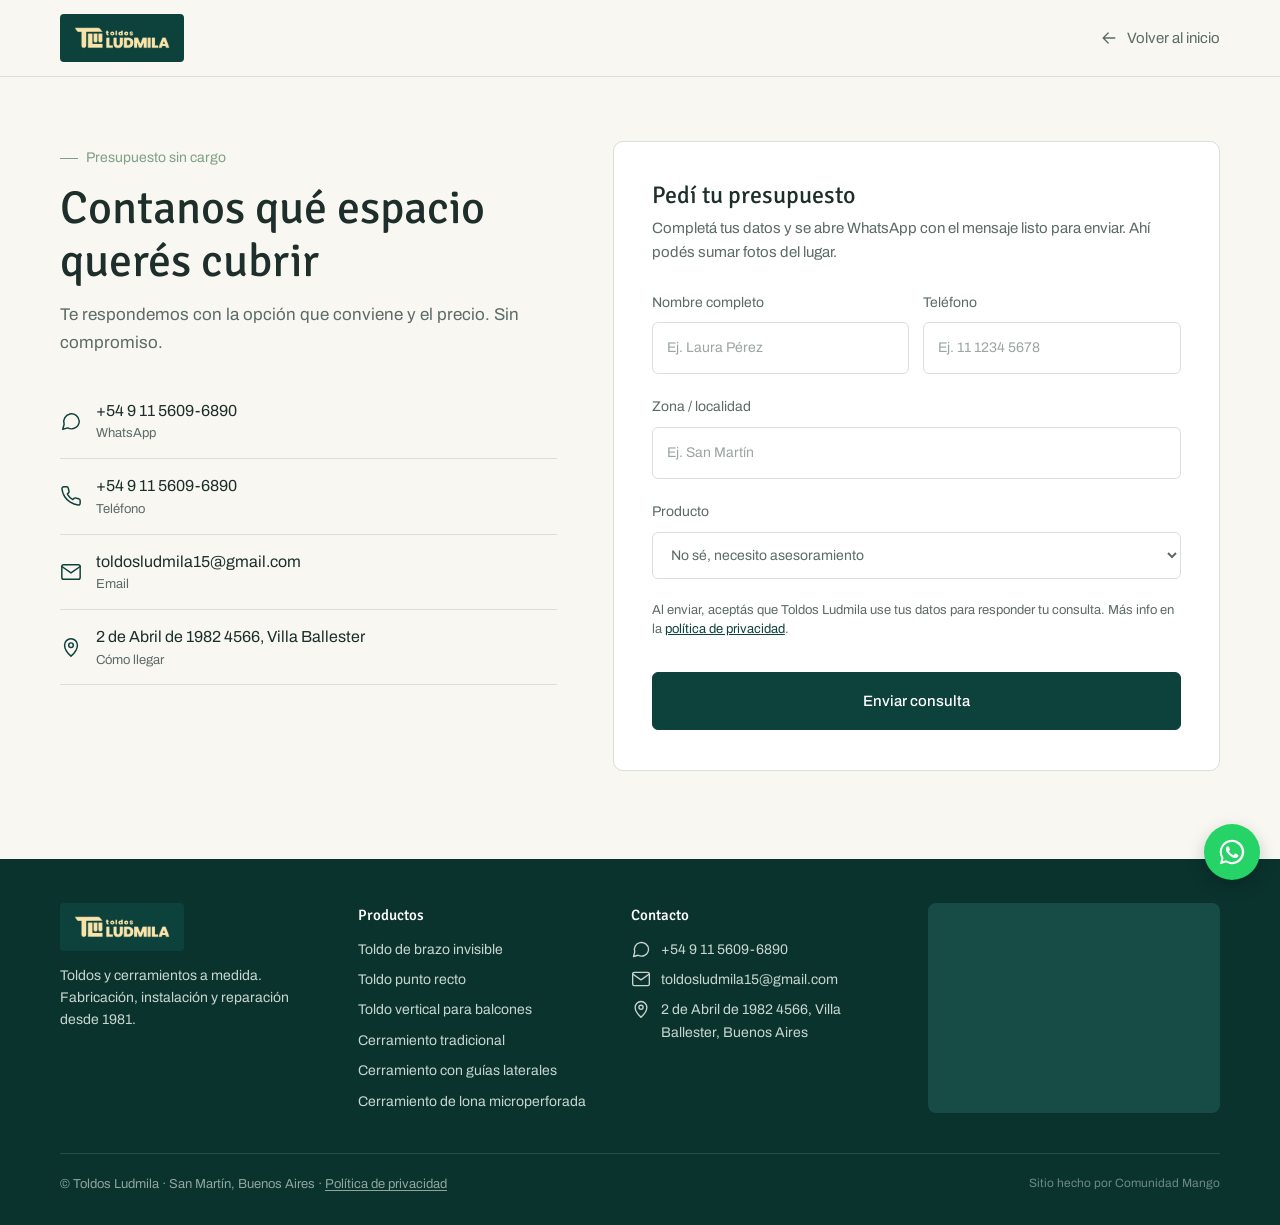
<file: contacto.html>
<!doctype html>
<html lang="es" class="js">
<head>
<meta charset="utf-8">
<meta name="viewport" content="width=device-width,initial-scale=1">
<title>Pedí tu presupuesto | Toldos Ludmila</title>
<meta name="description" content="Pedí presupuesto sin cargo para toldos y cerramientos a medida. San Martín, Buenos Aires.">
<link rel="canonical" href="https://www.toldos-ludmila.com.ar/contacto">
<link rel="icon" href="/favicon.ico" sizes="any">
<link rel="icon" type="image/png" sizes="32x32" href="/favicon-32.png">
<link rel="apple-touch-icon" href="/apple-touch-icon.png">
<meta name="theme-color" content="#0d413b">
<meta property="og:type" content="website">
<meta property="og:locale" content="es_AR">
<meta property="og:site_name" content="Toldos Ludmila">
<meta property="og:title" content="Pedí tu presupuesto | Toldos Ludmila">
<meta property="og:description" content="Pedí presupuesto sin cargo para toldos y cerramientos a medida. San Martín, Buenos Aires.">
<meta property="og:url" content="https://www.toldos-ludmila.com.ar/contacto">
<meta property="og:image" content="https://www.toldos-ludmila.com.ar/assets/og-image.jpg">
<meta property="og:image:width" content="1200"><meta property="og:image:height" content="630">
<meta name="twitter:card" content="summary_large_image">
<link rel="preconnect" href="https://fonts.googleapis.com"><link rel="preconnect" href="https://fonts.gstatic.com" crossorigin>
<link href="https://fonts.googleapis.com/css2?family=Archivo:wght@400;500;600&family=Signika:wght@400;500;600&display=swap" rel="stylesheet">
<link rel="stylesheet" href="styles.css">
<style>
.page{display:grid;grid-template-columns:.9fr 1.1fr;gap:56px;padding:64px 0 88px}
.page h1{font-size:clamp(32px,4vw,46px)}
.page .intro{font-size:17px}
.list{margin-top:28px;display:grid}
.list a,.list>div{display:flex;gap:14px;align-items:center;padding:14px 0;border-bottom:1px solid var(--line);text-decoration:none}
.list .ico{color:var(--green);width:22px;height:22px}
.list small{display:block;color:var(--muted);font-size:13px}
.card{background:#fff;border:1px solid var(--line);border-radius:var(--radius);padding:30px;align-self:start}
.card h2{font-size:24px;margin-bottom:6px}
.card>p{color:var(--muted);font-size:15px;margin-bottom:20px}
.back{display:inline-flex;align-items:center;gap:8px;text-decoration:none;color:var(--muted);font-size:15px}
.back .ico{transform:rotate(180deg)}
@media(max-width:820px){.page{grid-template-columns:1fr;gap:36px;padding:40px 0 64px}.card{padding:22px}}
</style>
<script src="/google.js"></script>
<script src="/pixel.js"></script>
</head>
<body>
<noscript><img height="1" width="1" style="display:none" src="https://www.facebook.com/tr?id=1444719186983971&ev=PageView&noscript=1"/></noscript>
<svg width="0" height="0" style="position:absolute" aria-hidden="true">
  <symbol id="i-chat" viewBox="0 0 24 24"><path d="M21 12a8.5 8.5 0 0 1-12.5 7.5L3 21l1.5-5.5A8.5 8.5 0 1 1 21 12z"/></symbol>
  <symbol id="i-mail" viewBox="0 0 24 24"><rect x="2" y="4" width="20" height="16" rx="2"/><path d="m2 6 10 7 10-7"/></symbol>
  <symbol id="i-pin" viewBox="0 0 24 24"><path d="M12 22s7-6.2 7-12a7 7 0 1 0-14 0c0 5.8 7 12 7 12z"/><circle cx="12" cy="10" r="2.5"/></symbol>
  <symbol id="i-phone" viewBox="0 0 24 24"><path d="M22 16.9v3a2 2 0 0 1-2.2 2 19.8 19.8 0 0 1-8.6-3.1 19.5 19.5 0 0 1-6-6A19.8 19.8 0 0 1 2.1 4.2 2 2 0 0 1 4.1 2h3a2 2 0 0 1 2 1.7c.1 1 .4 1.9.7 2.8a2 2 0 0 1-.5 2.1L8 9.9a16 16 0 0 0 6 6l1.3-1.3a2 2 0 0 1 2.1-.4c.9.3 1.8.6 2.8.7a2 2 0 0 1 1.7 2z"/></symbol>
  <symbol id="i-arrow" viewBox="0 0 24 24"><path d="M5 12h14M13 6l6 6-6 6"/></symbol>
</svg>

<header class="top">
  <div class="wrap">
    <a href="/"><img class="logo" src="assets/toldos-ludmila-logo.png" alt="Toldos Ludmila"></a>
    <a class="back" href="/"><svg class="ico"><use href="#i-arrow"/></svg>Volver al inicio</a>
  </div>
</header>

<main class="wrap page">
  <section>
    <span class="label">Presupuesto sin cargo</span>
    <h1>Contanos qué espacio querés cubrir</h1>
    <p class="intro">Te respondemos con la opción que conviene y el precio. Sin compromiso.</p>
    <div class="list">
      <a href="https://wa.me/5491156096890?text=Hola%20Toldos%20Ludmila%2C%20quiero%20pedirles%20un%20presupuesto" data-ubicacion="whatsapp_contacto" target="_blank" rel="noopener"><svg class="ico"><use href="#i-chat"/></svg><div>+54 9 11 5609-6890<small>WhatsApp</small></div></a>
      <a href="tel:+5491156096890"><svg class="ico"><use href="#i-phone"/></svg><div>+54 9 11 5609-6890<small>Teléfono</small></div></a>
      <a href="mailto:toldosludmila15@gmail.com"><svg class="ico"><use href="#i-mail"/></svg><div>toldosludmila15@gmail.com<small>Email</small></div></a>
      <a href="https://maps.google.com/?q=2+de+Abril+de+1982+4566,+Villa+Ballester,+Buenos+Aires" target="_blank" rel="noopener"><svg class="ico"><use href="#i-pin"/></svg><div>2 de Abril de 1982 4566, Villa Ballester<small>Cómo llegar</small></div></a>
    </div>
  </section>

  <section class="card">
      <h2>Pedí tu presupuesto</h2>
      <p>Completá tus datos y se abre WhatsApp con el mensaje listo para enviar. Ahí podés sumar fotos del lugar.</p>
      <form class="form" id="quote">
        <input type="hidden" name="origen" value="pagina-contacto">
        <div class="row">
          <label>Nombre completo<input name="nombre" required autocomplete="name" placeholder="Ej. Laura Pérez"></label>
          <label>Teléfono<input name="telefono" required type="tel" inputmode="tel" autocomplete="tel" placeholder="Ej. 11 1234 5678"></label>
        </div>
        <label>Zona / localidad<input name="zona" required placeholder="Ej. San Martín"></label>
        <label>Producto
          <select name="producto">
            <option value="">No sé, necesito asesoramiento</option>
            <option>Toldo de brazo invisible</option>
            <option>Toldo punto recto</option>
            <option>Toldo vertical para balcones</option>
            <option>Cerramiento tradicional</option>
            <option>Cerramiento con guías laterales</option>
            <option>Cerramiento de lona microperforada</option>
            <option>Reparación / cambio de lona</option>
          </select>
        </label>
        <p class="aviso-datos">Al enviar, aceptás que Toldos Ludmila use tus datos para responder tu consulta. Más info en la <a href="/privacidad">política de privacidad</a>.</p>
        <button class="btn" type="submit">Enviar consulta</button>
      </form>
  </section>
</main>

<footer class="footer">
  <div class="wrap">
    <div>
      <img class="logo" src="/assets/toldos-ludmila-logo.png" alt="Toldos Ludmila">
      <p style="margin-top:14px;max-width:300px">Toldos y cerramientos a medida. Fabricación, instalación y reparación desde 1981.</p>
    </div>
    <div>
      <h4>Productos</h4>
      <ul>
        <li><a href="/toldo-brazo-invisible">Toldo de brazo invisible</a></li>
        <li><a href="/toldo-punto-recto">Toldo punto recto</a></li>
        <li><a href="/toldo-vertical-balcones">Toldo vertical para balcones</a></li>
        <li><a href="/cerramiento-tradicional">Cerramiento tradicional</a></li>
        <li><a href="/cerramiento-guias-laterales">Cerramiento con guías laterales</a></li>
        <li><a href="/cerramiento-microperforado">Cerramiento de lona microperforada</a></li>
      </ul>
    </div>
    <div>
      <h4>Contacto</h4>
      <ul>
        <li><svg class="ico"><use href="#i-chat"/></svg><a href="https://wa.me/5491156096890?text=Hola%20Toldos%20Ludmila%2C%20quiero%20pedirles%20un%20presupuesto" data-ubicacion="whatsapp_footer" target="_blank" rel="noopener">+54 9 11 5609-6890</a></li>
        <li><svg class="ico"><use href="#i-mail"/></svg><a href="mailto:toldosludmila15@gmail.com">toldosludmila15@gmail.com</a></li>
        <li><svg class="ico"><use href="#i-pin"/></svg><a href="https://maps.google.com/?q=2+de+Abril+de+1982+4566,+Villa+Ballester,+Buenos+Aires" target="_blank" rel="noopener">2 de Abril de 1982 4566, Villa Ballester, Buenos Aires</a></li>
      </ul>
    </div>
    <div class="foot-map"><iframe title="Mapa: 2 de Abril de 1982 4566, Villa Ballester" loading="lazy" src="https://maps.google.com/maps?q=2%20de%20Abril%20de%201982%204566%2C%20B1653%20Villa%20Ballester%2C%20Buenos%20Aires&z=15&output=embed"></iframe></div>
    <div class="legal"><span>© Toldos Ludmila · San Martín, Buenos Aires · <a href="/privacidad">Política de privacidad</a></span><span class="credit">Sitio hecho por Comunidad Mango</span></div>
  </div>
</footer>
<a class="wa" href="https://wa.me/5491156096890?text=Hola%20Toldos%20Ludmila%2C%20quiero%20pedirles%20un%20presupuesto" data-ubicacion="whatsapp_flotante" target="_blank" rel="noopener" aria-label="Escribinos por WhatsApp"><svg viewBox="0 0 32 32"><path d="M16 3a13 13 0 0 0-11.2 19.6L3 29l6.6-1.7A13 13 0 1 0 16 3zm0 23.7c-2 0-4-.6-5.7-1.6l-.4-.2-3.9 1 1-3.8-.3-.4A10.7 10.7 0 1 1 16 26.7zm5.9-8c-.3-.2-1.9-1-2.2-1-.3-.1-.5-.2-.7.2l-1 1.2c-.2.2-.4.2-.7.1-.3-.2-1.4-.5-2.6-1.6-1-.9-1.6-1.9-1.8-2.2-.2-.3 0-.5.1-.7l.5-.6.3-.5v-.6l-1-2.4c-.3-.6-.5-.5-.7-.5h-.6c-.2 0-.6.1-.9.4-.3.3-1.1 1.1-1.1 2.7s1.2 3.2 1.3 3.4c.2.2 2.3 3.5 5.6 4.9 2.7 1.1 3.3.9 3.9.8.6-.1 1.9-.8 2.2-1.5.3-.7.3-1.4.2-1.5-.1-.2-.3-.3-.6-.4z"/></svg></a>
<script src="form.js"></script>
<script src="efectos.js" defer></script>
</body>
</html>
</file>
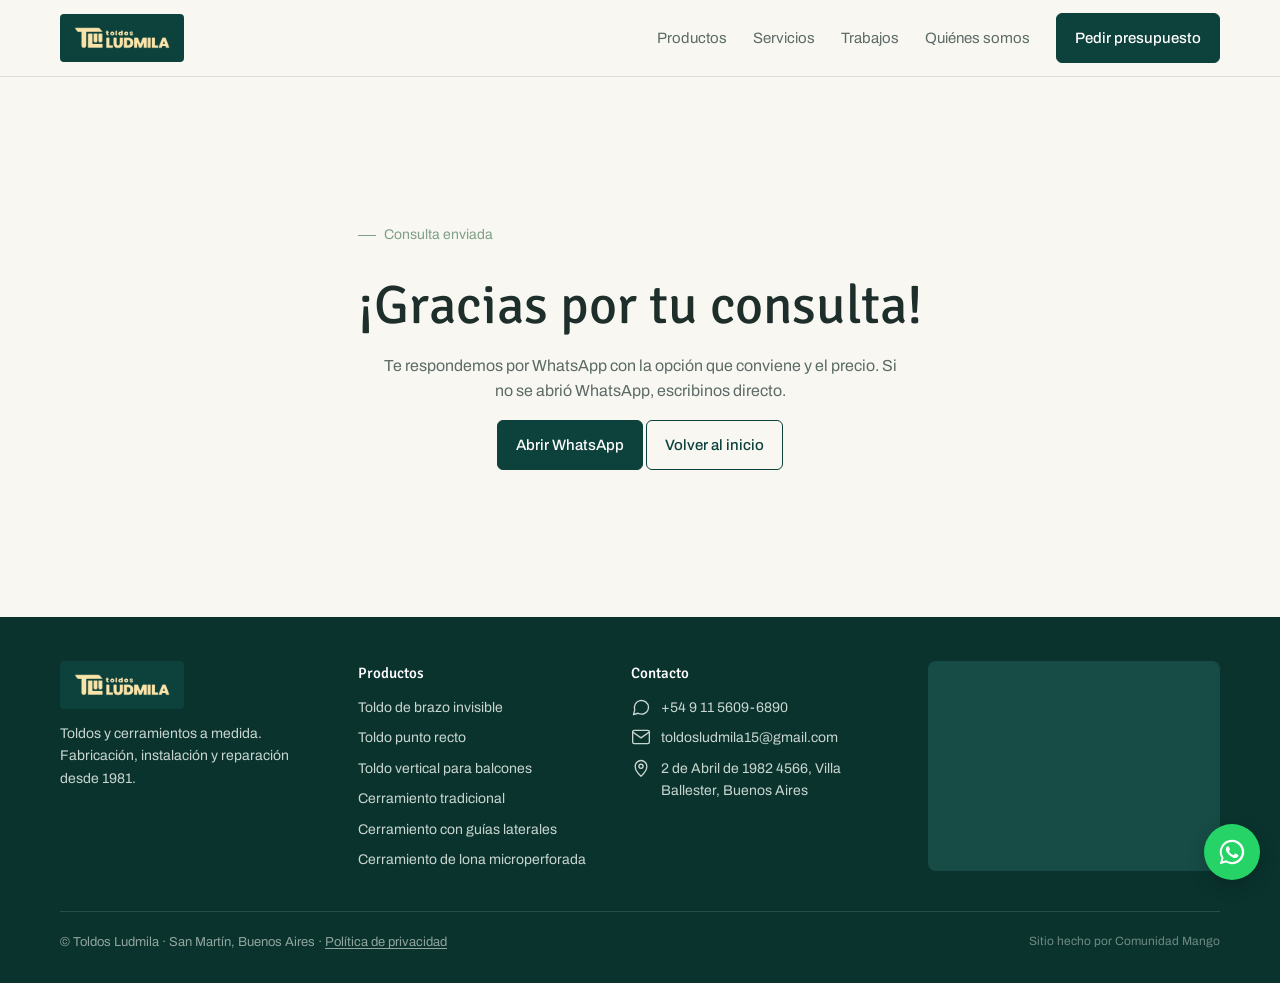
<file: gracias.html>
<!doctype html>
<html lang="es" class="js">
<head>
<meta charset="utf-8">
<meta name="viewport" content="width=device-width,initial-scale=1">
<title>¡Gracias por tu consulta! | Toldos Ludmila</title>
<meta name="description" content="Recibimos tu consulta. Te respondemos por WhatsApp.">
<meta name="robots" content="noindex">
<link rel="canonical" href="https://www.toldos-ludmila.com.ar/gracias">
<link rel="icon" href="/favicon.ico" sizes="any">
<link rel="icon" type="image/png" sizes="32x32" href="/favicon-32.png">
<link rel="apple-touch-icon" href="/apple-touch-icon.png">
<meta name="theme-color" content="#0d413b">
<meta property="og:type" content="website">
<meta property="og:locale" content="es_AR">
<meta property="og:site_name" content="Toldos Ludmila">
<meta property="og:title" content="¡Gracias por tu consulta! | Toldos Ludmila">
<meta property="og:description" content="Recibimos tu consulta. Te respondemos por WhatsApp.">
<meta property="og:url" content="https://www.toldos-ludmila.com.ar/gracias">
<meta name="twitter:card" content="summary_large_image">
<link rel="preconnect" href="https://fonts.googleapis.com"><link rel="preconnect" href="https://fonts.gstatic.com" crossorigin>
<link href="https://fonts.googleapis.com/css2?family=Archivo:wght@400;500;600&family=Signika:wght@400;500;600&display=swap" rel="stylesheet">
<link rel="stylesheet" href="/styles.css">
<script src="/google.js"></script>
<script src="/pixel.js"></script>
</head>
<body>
<noscript><img height="1" width="1" style="display:none" src="https://www.facebook.com/tr?id=1444719186983971&ev=PageView&noscript=1"/></noscript>
<svg width="0" height="0" style="position:absolute" aria-hidden="true">
  <symbol id="i-sun" viewBox="0 0 24 24"><circle cx="12" cy="12" r="4"/><path d="M12 2v2M12 20v2M4.9 4.9l1.4 1.4M17.7 17.7l1.4 1.4M2 12h2M20 12h2M4.9 19.1l1.4-1.4M17.7 6.3l1.4-1.4"/></symbol>
  <symbol id="i-awning" viewBox="0 0 24 24"><path d="M3 5h18M4 5l-1 6h18l-1-6"/><path d="M3 11c0 1.7 1.3 2 2.25 2S7.5 12.7 7.5 11c0 1.7 1.3 2 2.25 2S12 12.7 12 11c0 1.7 1.3 2 2.25 2s2.25-.3 2.25-2c0 1.7 1.3 2 2.25 2S21 12.7 21 11"/><path d="M5 13v8M19 13v8"/></symbol>
  <symbol id="i-window" viewBox="0 0 24 24"><rect x="3" y="3" width="18" height="18" rx="1"/><path d="M3 9h18M12 9v12"/></symbol>
  <symbol id="i-wind" viewBox="0 0 24 24"><path d="M3 8h11a3 3 0 1 0-3-3M3 12h16a3 3 0 1 1-3 3M3 16h8"/></symbol>
  <symbol id="i-eye" viewBox="0 0 24 24"><path d="M2 12s3.6-7 10-7 10 7 10 7-3.6 7-10 7S2 12 2 12z"/><circle cx="12" cy="12" r="3"/></symbol>
  <symbol id="i-ruler" viewBox="0 0 24 24"><path d="M3 17 17 3l4 4L7 21z"/><path d="m7 13 2 2M10 10l2 2M13 7l2 2"/></symbol>
  <symbol id="i-wrench" viewBox="0 0 24 24"><path d="M14.7 6.3a4 4 0 0 0 5 5L21 13l-8 8-3-3 8-8M14.7 6.3 13 4.6a4 4 0 0 0-5.3 5.3L3 14.6 6.4 18l4.7-4.7"/></symbol>
  <symbol id="i-truck" viewBox="0 0 24 24"><path d="M1 4h13v12H1zM14 8h4l3 4v4h-7"/><circle cx="5.5" cy="18" r="2"/><circle cx="17.5" cy="18" r="2"/></symbol>
  <symbol id="i-tag" viewBox="0 0 24 24"><path d="M20.6 13.4 13.4 20.6a2 2 0 0 1-2.8 0L3 13V3h10l7.6 7.6a2 2 0 0 1 0 2.8z"/><circle cx="7.5" cy="7.5" r="1.2"/></symbol>
  <symbol id="i-phone" viewBox="0 0 24 24"><path d="M22 16.9v3a2 2 0 0 1-2.2 2 19.8 19.8 0 0 1-8.6-3.1 19.5 19.5 0 0 1-6-6A19.8 19.8 0 0 1 2.1 4.2 2 2 0 0 1 4.1 2h3a2 2 0 0 1 2 1.7c.1 1 .4 1.9.7 2.8a2 2 0 0 1-.5 2.1L8 9.9a16 16 0 0 0 6 6l1.3-1.3a2 2 0 0 1 2.1-.4c.9.3 1.8.6 2.8.7a2 2 0 0 1 1.7 2z"/></symbol>
  <symbol id="i-chat" viewBox="0 0 24 24"><path d="M21 12a8.5 8.5 0 0 1-12.5 7.5L3 21l1.5-5.5A8.5 8.5 0 1 1 21 12z"/></symbol>
  <symbol id="i-mail" viewBox="0 0 24 24"><rect x="2" y="4" width="20" height="16" rx="2"/><path d="m2 6 10 7 10-7"/></symbol>
  <symbol id="i-pin" viewBox="0 0 24 24"><path d="M12 22s7-6.2 7-12a7 7 0 1 0-14 0c0 5.8 7 12 7 12z"/><circle cx="12" cy="10" r="2.5"/></symbol>
  <symbol id="i-clock" viewBox="0 0 24 24"><circle cx="12" cy="12" r="9"/><path d="M12 7v5l3 2"/></symbol>
  <symbol id="i-camera" viewBox="0 0 24 24"><path d="M4 7h3l2-3h6l2 3h3a1 1 0 0 1 1 1v11a1 1 0 0 1-1 1H4a1 1 0 0 1-1-1V8a1 1 0 0 1 1-1z"/><circle cx="12" cy="13" r="3.5"/></symbol>
  <symbol id="i-file" viewBox="0 0 24 24"><path d="M14 3H6a1 1 0 0 0-1 1v16a1 1 0 0 0 1 1h12a1 1 0 0 0 1-1V8z"/><path d="M14 3v5h5M9 13h6M9 17h6"/></symbol>
  <symbol id="i-check" viewBox="0 0 24 24"><path d="M20 6 9 17l-5-5"/></symbol>
  <symbol id="i-home" viewBox="0 0 24 24"><path d="m3 11 9-7 9 7M5 9.5V20h14V9.5"/></symbol>
  <symbol id="i-arrow" viewBox="0 0 24 24"><path d="M5 12h14M13 6l6 6-6 6"/></symbol>
  <symbol id="i-x" viewBox="0 0 24 24"><path d="M6 6l12 12M18 6 6 18"/></symbol>
  <symbol id="i-layers" viewBox="0 0 24 24"><path d="m12 3 9 5-9 5-9-5z"/><path d="m3 13 9 5 9-5"/></symbol>
  <symbol id="i-hammer" viewBox="0 0 24 24"><path d="m15 12-8.4 8.4a2 2 0 0 1-2.8-2.8L12.2 9M17.6 15 22 10.6l-6.6-6.6-2 2 1.6 1.6-2 2"/></symbol>
  <symbol id="i-ig" viewBox="0 0 24 24"><rect x="3" y="3" width="18" height="18" rx="5"/><circle cx="12" cy="12" r="4"/><circle cx="17.3" cy="6.7" r=".6"/></symbol>
  <symbol id="i-fb" viewBox="0 0 24 24"><path d="M15 3h-2.5A3.5 3.5 0 0 0 9 6.5V10H6.5v3.5H9V21h3.5v-7.5H15l.5-3.5h-3V7a1 1 0 0 1 1-1H15z"/></symbol>
  <symbol id="i-menu" viewBox="0 0 24 24"><path d="M4 7h16M4 12h16M4 17h16"/></symbol>
</svg>

<header class="top">
  <div class="wrap">
    <a href="/"><img class="logo" src="/assets/toldos-ludmila-logo.png" alt="Toldos Ludmila"></a>
    <button class="menu-btn" aria-label="Abrir menú" onclick="document.querySelector('.nav').classList.toggle('open')"><svg class="ico"><use href="#i-menu"/></svg></button>
    <nav class="nav">
      <a href="/productos">Productos</a>
      <a href="/#servicios">Servicios</a>
      <a href="/#trabajos">Trabajos</a>
      <a href="/#nosotros">Quiénes somos</a>
      <a class="btn" href="/contacto">Pedir presupuesto</a>
    </nav>
  </div>
</header>

<main class="wrap" style="min-height:60vh;display:grid;place-content:center;text-align:center;gap:16px;padding:72px 0">
  <span class="label">Consulta enviada</span>
  <h1>¡Gracias por tu consulta!</h1>
  <p class="intro" style="margin:0 auto;max-width:520px">Te respondemos por WhatsApp con la opción que conviene y el precio. Si no se abrió WhatsApp, escribinos directo.</p>
  <p><a class="btn" href="https://wa.me/5491156096890?text=Hola%20Toldos%20Ludmila%2C%20quiero%20pedirles%20un%20presupuesto" data-ubicacion="whatsapp_gracias" target="_blank" rel="noopener">Abrir WhatsApp</a> <a class="btn ghost" href="/">Volver al inicio</a></p>
</main>

<footer class="footer">
  <div class="wrap">
    <div>
      <img class="logo" src="/assets/toldos-ludmila-logo.png" alt="Toldos Ludmila">
      <p style="margin-top:14px;max-width:300px">Toldos y cerramientos a medida. Fabricación, instalación y reparación desde 1981.</p>
    </div>
    <div>
      <h4>Productos</h4>
      <ul>
        <li><a href="/toldo-brazo-invisible">Toldo de brazo invisible</a></li>
        <li><a href="/toldo-punto-recto">Toldo punto recto</a></li>
        <li><a href="/toldo-vertical-balcones">Toldo vertical para balcones</a></li>
        <li><a href="/cerramiento-tradicional">Cerramiento tradicional</a></li>
        <li><a href="/cerramiento-guias-laterales">Cerramiento con guías laterales</a></li>
        <li><a href="/cerramiento-microperforado">Cerramiento de lona microperforada</a></li>
      </ul>
    </div>
    <div>
      <h4>Contacto</h4>
      <ul>
        <li><svg class="ico"><use href="#i-chat"/></svg><a href="https://wa.me/5491156096890?text=Hola%20Toldos%20Ludmila%2C%20quiero%20pedirles%20un%20presupuesto" data-ubicacion="whatsapp_footer" target="_blank" rel="noopener">+54 9 11 5609-6890</a></li>
        <li><svg class="ico"><use href="#i-mail"/></svg><a href="mailto:toldosludmila15@gmail.com">toldosludmila15@gmail.com</a></li>
        <li><svg class="ico"><use href="#i-pin"/></svg><a href="https://maps.google.com/?q=2+de+Abril+de+1982+4566,+Villa+Ballester,+Buenos+Aires" target="_blank" rel="noopener">2 de Abril de 1982 4566, Villa Ballester, Buenos Aires</a></li>
      </ul>
    </div>
    <div class="foot-map"><iframe title="Mapa: 2 de Abril de 1982 4566, Villa Ballester" loading="lazy" src="https://maps.google.com/maps?q=2%20de%20Abril%20de%201982%204566%2C%20B1653%20Villa%20Ballester%2C%20Buenos%20Aires&z=15&output=embed"></iframe></div>
    <div class="legal"><span>© Toldos Ludmila · San Martín, Buenos Aires · <a href="/privacidad">Política de privacidad</a></span><span class="credit">Sitio hecho por Comunidad Mango</span></div>
  </div>
</footer>
<a class="wa" href="https://wa.me/5491156096890?text=Hola%20Toldos%20Ludmila%2C%20quiero%20pedirles%20un%20presupuesto" data-ubicacion="whatsapp_flotante" target="_blank" rel="noopener" aria-label="Escribinos por WhatsApp"><svg viewBox="0 0 32 32"><path d="M16 3a13 13 0 0 0-11.2 19.6L3 29l6.6-1.7A13 13 0 1 0 16 3zm0 23.7c-2 0-4-.6-5.7-1.6l-.4-.2-3.9 1 1-3.8-.3-.4A10.7 10.7 0 1 1 16 26.7zm5.9-8c-.3-.2-1.9-1-2.2-1-.3-.1-.5-.2-.7.2l-1 1.2c-.2.2-.4.2-.7.1-.3-.2-1.4-.5-2.6-1.6-1-.9-1.6-1.9-1.8-2.2-.2-.3 0-.5.1-.7l.5-.6.3-.5v-.6l-1-2.4c-.3-.6-.5-.5-.7-.5h-.6c-.2 0-.6.1-.9.4-.3.3-1.1 1.1-1.1 2.7s1.2 3.2 1.3 3.4c.2.2 2.3 3.5 5.6 4.9 2.7 1.1 3.3.9 3.9.8.6-.1 1.9-.8 2.2-1.5.3-.7.3-1.4.2-1.5-.1-.2-.3-.3-.6-.4z"/></svg></a>
<script src="/form.js"></script>
<script src="/efectos.js" defer></script>
</body>
</html>
</file>
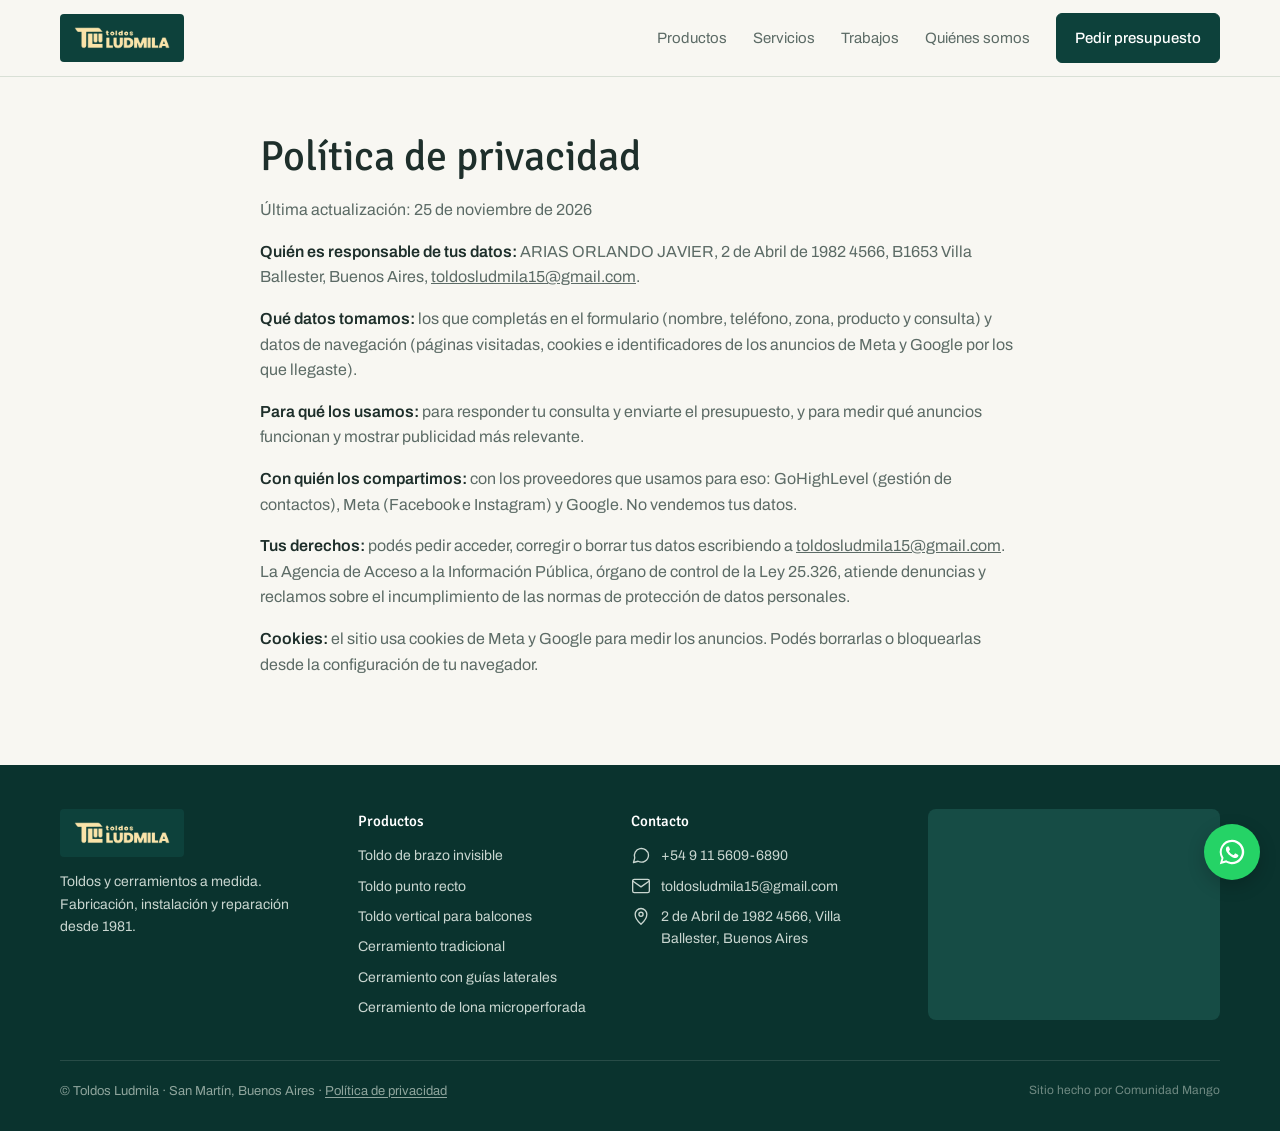
<file: privacidad.html>
<!doctype html>
<html lang="es" class="js">
<head>
<meta charset="utf-8">
<meta name="viewport" content="width=device-width,initial-scale=1">
<title>Política de privacidad | Toldos Ludmila</title>
<meta name="description" content="Cómo usa Toldos Ludmila los datos que completás en el formulario y los datos de navegación.">
<link rel="canonical" href="https://www.toldos-ludmila.com.ar/privacidad">
<link rel="icon" href="/favicon.ico" sizes="any">
<link rel="icon" type="image/png" sizes="32x32" href="/favicon-32.png">
<link rel="apple-touch-icon" href="/apple-touch-icon.png">
<meta name="theme-color" content="#0d413b">
<meta property="og:type" content="website">
<meta property="og:locale" content="es_AR">
<meta property="og:site_name" content="Toldos Ludmila">
<meta property="og:title" content="Política de privacidad | Toldos Ludmila">
<meta property="og:description" content="Cómo usa Toldos Ludmila los datos que completás en el formulario y los datos de navegación.">
<meta property="og:url" content="https://www.toldos-ludmila.com.ar/privacidad">
<meta name="twitter:card" content="summary_large_image">
<link rel="preconnect" href="https://fonts.googleapis.com"><link rel="preconnect" href="https://fonts.gstatic.com" crossorigin>
<link href="https://fonts.googleapis.com/css2?family=Archivo:wght@400;500;600&family=Signika:wght@400;500;600&display=swap" rel="stylesheet">
<link rel="stylesheet" href="/styles.css">
<style>
.legal-page{max-width:760px;padding:56px 0 88px}
.legal-page h1{font-size:clamp(30px,4vw,42px);margin-bottom:10px}
.legal-page p{margin-top:16px;color:var(--muted)}
.legal-page strong{color:var(--ink);font-weight:600}
</style>
<script src="/google.js"></script>
<script src="/pixel.js"></script>
</head>
<body>
<noscript><img height="1" width="1" style="display:none" src="https://www.facebook.com/tr?id=1444719186983971&ev=PageView&noscript=1"/></noscript>
<svg width="0" height="0" style="position:absolute" aria-hidden="true">
  <symbol id="i-sun" viewBox="0 0 24 24"><circle cx="12" cy="12" r="4"/><path d="M12 2v2M12 20v2M4.9 4.9l1.4 1.4M17.7 17.7l1.4 1.4M2 12h2M20 12h2M4.9 19.1l1.4-1.4M17.7 6.3l1.4-1.4"/></symbol>
  <symbol id="i-awning" viewBox="0 0 24 24"><path d="M3 5h18M4 5l-1 6h18l-1-6"/><path d="M3 11c0 1.7 1.3 2 2.25 2S7.5 12.7 7.5 11c0 1.7 1.3 2 2.25 2S12 12.7 12 11c0 1.7 1.3 2 2.25 2s2.25-.3 2.25-2c0 1.7 1.3 2 2.25 2S21 12.7 21 11"/><path d="M5 13v8M19 13v8"/></symbol>
  <symbol id="i-window" viewBox="0 0 24 24"><rect x="3" y="3" width="18" height="18" rx="1"/><path d="M3 9h18M12 9v12"/></symbol>
  <symbol id="i-wind" viewBox="0 0 24 24"><path d="M3 8h11a3 3 0 1 0-3-3M3 12h16a3 3 0 1 1-3 3M3 16h8"/></symbol>
  <symbol id="i-eye" viewBox="0 0 24 24"><path d="M2 12s3.6-7 10-7 10 7 10 7-3.6 7-10 7S2 12 2 12z"/><circle cx="12" cy="12" r="3"/></symbol>
  <symbol id="i-ruler" viewBox="0 0 24 24"><path d="M3 17 17 3l4 4L7 21z"/><path d="m7 13 2 2M10 10l2 2M13 7l2 2"/></symbol>
  <symbol id="i-wrench" viewBox="0 0 24 24"><path d="M14.7 6.3a4 4 0 0 0 5 5L21 13l-8 8-3-3 8-8M14.7 6.3 13 4.6a4 4 0 0 0-5.3 5.3L3 14.6 6.4 18l4.7-4.7"/></symbol>
  <symbol id="i-truck" viewBox="0 0 24 24"><path d="M1 4h13v12H1zM14 8h4l3 4v4h-7"/><circle cx="5.5" cy="18" r="2"/><circle cx="17.5" cy="18" r="2"/></symbol>
  <symbol id="i-tag" viewBox="0 0 24 24"><path d="M20.6 13.4 13.4 20.6a2 2 0 0 1-2.8 0L3 13V3h10l7.6 7.6a2 2 0 0 1 0 2.8z"/><circle cx="7.5" cy="7.5" r="1.2"/></symbol>
  <symbol id="i-phone" viewBox="0 0 24 24"><path d="M22 16.9v3a2 2 0 0 1-2.2 2 19.8 19.8 0 0 1-8.6-3.1 19.5 19.5 0 0 1-6-6A19.8 19.8 0 0 1 2.1 4.2 2 2 0 0 1 4.1 2h3a2 2 0 0 1 2 1.7c.1 1 .4 1.9.7 2.8a2 2 0 0 1-.5 2.1L8 9.9a16 16 0 0 0 6 6l1.3-1.3a2 2 0 0 1 2.1-.4c.9.3 1.8.6 2.8.7a2 2 0 0 1 1.7 2z"/></symbol>
  <symbol id="i-chat" viewBox="0 0 24 24"><path d="M21 12a8.5 8.5 0 0 1-12.5 7.5L3 21l1.5-5.5A8.5 8.5 0 1 1 21 12z"/></symbol>
  <symbol id="i-mail" viewBox="0 0 24 24"><rect x="2" y="4" width="20" height="16" rx="2"/><path d="m2 6 10 7 10-7"/></symbol>
  <symbol id="i-pin" viewBox="0 0 24 24"><path d="M12 22s7-6.2 7-12a7 7 0 1 0-14 0c0 5.8 7 12 7 12z"/><circle cx="12" cy="10" r="2.5"/></symbol>
  <symbol id="i-clock" viewBox="0 0 24 24"><circle cx="12" cy="12" r="9"/><path d="M12 7v5l3 2"/></symbol>
  <symbol id="i-camera" viewBox="0 0 24 24"><path d="M4 7h3l2-3h6l2 3h3a1 1 0 0 1 1 1v11a1 1 0 0 1-1 1H4a1 1 0 0 1-1-1V8a1 1 0 0 1 1-1z"/><circle cx="12" cy="13" r="3.5"/></symbol>
  <symbol id="i-file" viewBox="0 0 24 24"><path d="M14 3H6a1 1 0 0 0-1 1v16a1 1 0 0 0 1 1h12a1 1 0 0 0 1-1V8z"/><path d="M14 3v5h5M9 13h6M9 17h6"/></symbol>
  <symbol id="i-check" viewBox="0 0 24 24"><path d="M20 6 9 17l-5-5"/></symbol>
  <symbol id="i-home" viewBox="0 0 24 24"><path d="m3 11 9-7 9 7M5 9.5V20h14V9.5"/></symbol>
  <symbol id="i-arrow" viewBox="0 0 24 24"><path d="M5 12h14M13 6l6 6-6 6"/></symbol>
  <symbol id="i-x" viewBox="0 0 24 24"><path d="M6 6l12 12M18 6 6 18"/></symbol>
  <symbol id="i-layers" viewBox="0 0 24 24"><path d="m12 3 9 5-9 5-9-5z"/><path d="m3 13 9 5 9-5"/></symbol>
  <symbol id="i-hammer" viewBox="0 0 24 24"><path d="m15 12-8.4 8.4a2 2 0 0 1-2.8-2.8L12.2 9M17.6 15 22 10.6l-6.6-6.6-2 2 1.6 1.6-2 2"/></symbol>
  <symbol id="i-ig" viewBox="0 0 24 24"><rect x="3" y="3" width="18" height="18" rx="5"/><circle cx="12" cy="12" r="4"/><circle cx="17.3" cy="6.7" r=".6"/></symbol>
  <symbol id="i-fb" viewBox="0 0 24 24"><path d="M15 3h-2.5A3.5 3.5 0 0 0 9 6.5V10H6.5v3.5H9V21h3.5v-7.5H15l.5-3.5h-3V7a1 1 0 0 1 1-1H15z"/></symbol>
  <symbol id="i-menu" viewBox="0 0 24 24"><path d="M4 7h16M4 12h16M4 17h16"/></symbol>
</svg>

<header class="top">
  <div class="wrap">
    <a href="/"><img class="logo" src="/assets/toldos-ludmila-logo.png" alt="Toldos Ludmila"></a>
    <button class="menu-btn" aria-label="Abrir menú" onclick="document.querySelector('.nav').classList.toggle('open')"><svg class="ico"><use href="#i-menu"/></svg></button>
    <nav class="nav">
      <a href="/productos">Productos</a>
      <a href="/#servicios">Servicios</a>
      <a href="/#trabajos">Trabajos</a>
      <a href="/#nosotros">Quiénes somos</a>
      <a class="btn" href="/contacto">Pedir presupuesto</a>
    </nav>
  </div>
</header>

<main class="wrap legal-page">
  <h1>Política de privacidad</h1>
  <p>Última actualización: 25 de noviembre de 2026</p>
  <p><strong>Quién es responsable de tus datos:</strong> ARIAS ORLANDO JAVIER, 2 de Abril de 1982 4566, B1653 Villa Ballester, Buenos Aires, <a href="mailto:toldosludmila15@gmail.com">toldosludmila15@gmail.com</a>.</p>
  <p><strong>Qué datos tomamos:</strong> los que completás en el formulario (nombre, teléfono, zona, producto y consulta) y datos de navegación (páginas visitadas, cookies e identificadores de los anuncios de Meta y Google por los que llegaste).</p>
  <p><strong>Para qué los usamos:</strong> para responder tu consulta y enviarte el presupuesto, y para medir qué anuncios funcionan y mostrar publicidad más relevante.</p>
  <p><strong>Con quién los compartimos:</strong> con los proveedores que usamos para eso: GoHighLevel (gestión de contactos), Meta (Facebook e Instagram) y Google. No vendemos tus datos.</p>
  <p><strong>Tus derechos:</strong> podés pedir acceder, corregir o borrar tus datos escribiendo a <a href="mailto:toldosludmila15@gmail.com">toldosludmila15@gmail.com</a>. La Agencia de Acceso a la Información Pública, órgano de control de la Ley 25.326, atiende denuncias y reclamos sobre el incumplimiento de las normas de protección de datos personales.</p>
  <p><strong>Cookies:</strong> el sitio usa cookies de Meta y Google para medir los anuncios. Podés borrarlas o bloquearlas desde la configuración de tu navegador.</p>
</main>

<footer class="footer">
  <div class="wrap">
    <div>
      <img class="logo" src="/assets/toldos-ludmila-logo.png" alt="Toldos Ludmila">
      <p style="margin-top:14px;max-width:300px">Toldos y cerramientos a medida. Fabricación, instalación y reparación desde 1981.</p>
    </div>
    <div>
      <h4>Productos</h4>
      <ul>
        <li><a href="/toldo-brazo-invisible">Toldo de brazo invisible</a></li>
        <li><a href="/toldo-punto-recto">Toldo punto recto</a></li>
        <li><a href="/toldo-vertical-balcones">Toldo vertical para balcones</a></li>
        <li><a href="/cerramiento-tradicional">Cerramiento tradicional</a></li>
        <li><a href="/cerramiento-guias-laterales">Cerramiento con guías laterales</a></li>
        <li><a href="/cerramiento-microperforado">Cerramiento de lona microperforada</a></li>
      </ul>
    </div>
    <div>
      <h4>Contacto</h4>
      <ul>
        <li><svg class="ico"><use href="#i-chat"/></svg><a href="https://wa.me/5491156096890?text=Hola%20Toldos%20Ludmila%2C%20quiero%20pedirles%20un%20presupuesto" data-ubicacion="whatsapp_footer" target="_blank" rel="noopener">+54 9 11 5609-6890</a></li>
        <li><svg class="ico"><use href="#i-mail"/></svg><a href="mailto:toldosludmila15@gmail.com">toldosludmila15@gmail.com</a></li>
        <li><svg class="ico"><use href="#i-pin"/></svg><a href="https://maps.google.com/?q=2+de+Abril+de+1982+4566,+Villa+Ballester,+Buenos+Aires" target="_blank" rel="noopener">2 de Abril de 1982 4566, Villa Ballester, Buenos Aires</a></li>
      </ul>
    </div>
    <div class="foot-map"><iframe title="Mapa: 2 de Abril de 1982 4566, Villa Ballester" loading="lazy" src="https://maps.google.com/maps?q=2%20de%20Abril%20de%201982%204566%2C%20B1653%20Villa%20Ballester%2C%20Buenos%20Aires&z=15&output=embed"></iframe></div>
    <div class="legal"><span>© Toldos Ludmila · San Martín, Buenos Aires · <a href="/privacidad">Política de privacidad</a></span><span class="credit">Sitio hecho por Comunidad Mango</span></div>
  </div>
</footer>
<a class="wa" href="https://wa.me/5491156096890?text=Hola%20Toldos%20Ludmila%2C%20quiero%20pedirles%20un%20presupuesto" data-ubicacion="whatsapp_flotante" target="_blank" rel="noopener" aria-label="Escribinos por WhatsApp"><svg viewBox="0 0 32 32"><path d="M16 3a13 13 0 0 0-11.2 19.6L3 29l6.6-1.7A13 13 0 1 0 16 3zm0 23.7c-2 0-4-.6-5.7-1.6l-.4-.2-3.9 1 1-3.8-.3-.4A10.7 10.7 0 1 1 16 26.7zm5.9-8c-.3-.2-1.9-1-2.2-1-.3-.1-.5-.2-.7.2l-1 1.2c-.2.2-.4.2-.7.1-.3-.2-1.4-.5-2.6-1.6-1-.9-1.6-1.9-1.8-2.2-.2-.3 0-.5.1-.7l.5-.6.3-.5v-.6l-1-2.4c-.3-.6-.5-.5-.7-.5h-.6c-.2 0-.6.1-.9.4-.3.3-1.1 1.1-1.1 2.7s1.2 3.2 1.3 3.4c.2.2 2.3 3.5 5.6 4.9 2.7 1.1 3.3.9 3.9.8.6-.1 1.9-.8 2.2-1.5.3-.7.3-1.4.2-1.5-.1-.2-.3-.3-.6-.4z"/></svg></a>
<script src="/form.js"></script>
<script src="/efectos.js" defer></script>
</body>
</html>
</file>
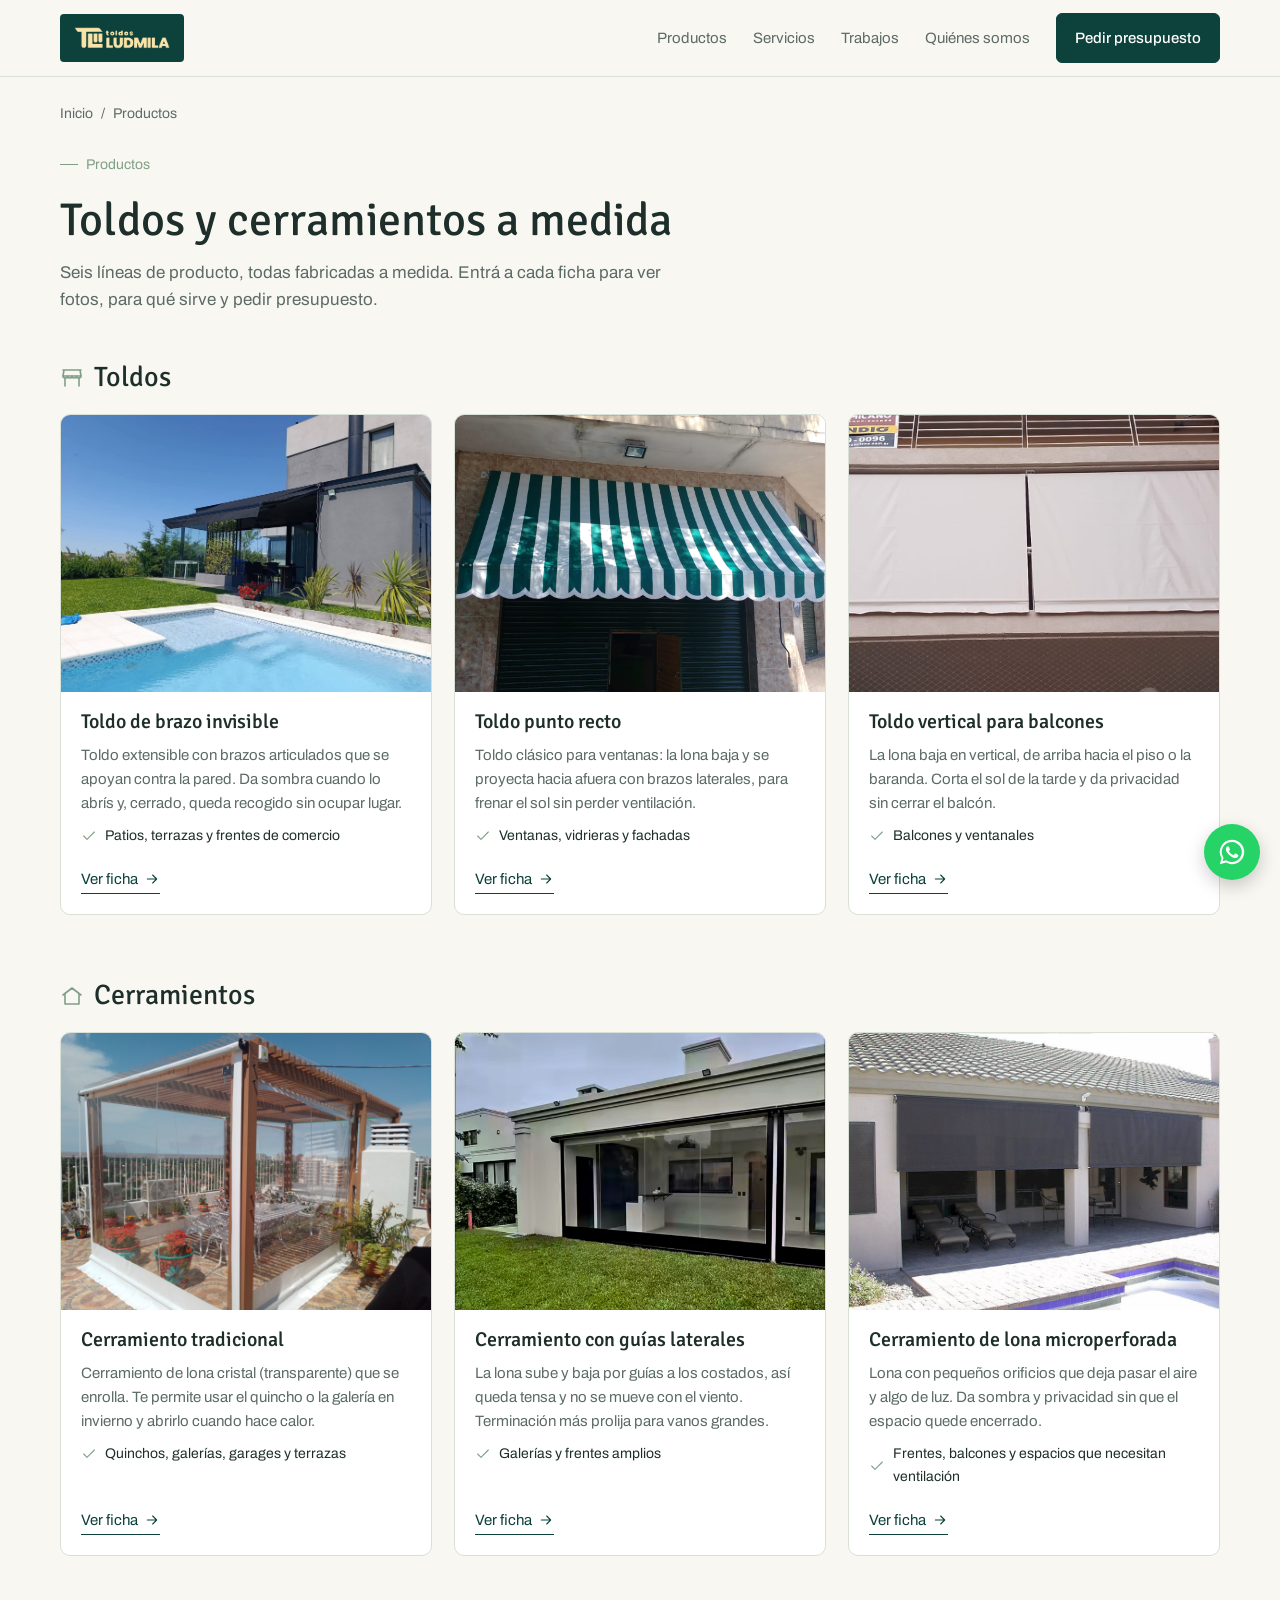
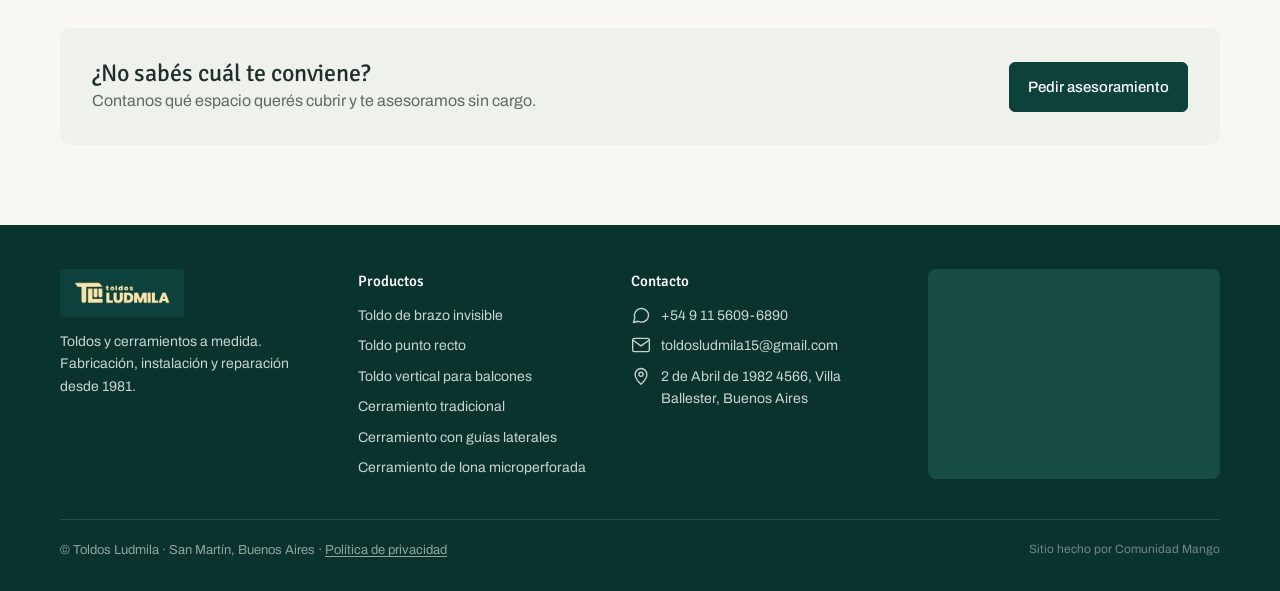
<file: productos.html>
<!doctype html>
<html lang="es" class="js">
<head>
<meta charset="utf-8">
<meta name="viewport" content="width=device-width,initial-scale=1">
<title>Productos: toldos y cerramientos a medida | Toldos Ludmila</title>
<meta name="description" content="Toldos de brazo invisible, punto recto y verticales, y cerramientos de lona a medida. Fabricación e instalación en Buenos Aires desde 1981.">
<link rel="canonical" href="https://www.toldos-ludmila.com.ar/productos">
<link rel="icon" href="/favicon.ico" sizes="any">
<link rel="icon" type="image/png" sizes="32x32" href="/favicon-32.png">
<link rel="apple-touch-icon" href="/apple-touch-icon.png">
<meta name="theme-color" content="#0d413b">
<meta property="og:type" content="website">
<meta property="og:locale" content="es_AR">
<meta property="og:site_name" content="Toldos Ludmila">
<meta property="og:title" content="Productos: toldos y cerramientos a medida | Toldos Ludmila">
<meta property="og:description" content="Toldos de brazo invisible, punto recto y verticales, y cerramientos de lona a medida. Fabricación e instalación en Buenos Aires desde 1981.">
<meta property="og:url" content="https://www.toldos-ludmila.com.ar/productos">
<meta property="og:image" content="https://www.toldos-ludmila.com.ar/assets/og-image.jpg">
<script type="application/ld+json">{"@context": "https://schema.org", "@type": "ItemList", "itemListElement": [{"@type": "ListItem", "position": 1, "name": "Toldo de brazo invisible", "url": "https://www.toldos-ludmila.com.ar/toldo-brazo-invisible"}, {"@type": "ListItem", "position": 2, "name": "Toldo punto recto", "url": "https://www.toldos-ludmila.com.ar/toldo-punto-recto"}, {"@type": "ListItem", "position": 3, "name": "Toldo vertical para balcones", "url": "https://www.toldos-ludmila.com.ar/toldo-vertical-balcones"}, {"@type": "ListItem", "position": 4, "name": "Cerramiento tradicional", "url": "https://www.toldos-ludmila.com.ar/cerramiento-tradicional"}, {"@type": "ListItem", "position": 5, "name": "Cerramiento con guías laterales", "url": "https://www.toldos-ludmila.com.ar/cerramiento-guias-laterales"}, {"@type": "ListItem", "position": 6, "name": "Cerramiento de lona microperforada", "url": "https://www.toldos-ludmila.com.ar/cerramiento-microperforado"}]}</script>
<meta name="twitter:card" content="summary_large_image">
<link rel="preconnect" href="https://fonts.googleapis.com"><link rel="preconnect" href="https://fonts.gstatic.com" crossorigin>
<link href="https://fonts.googleapis.com/css2?family=Archivo:wght@400;500;600&family=Signika:wght@400;500;600&display=swap" rel="stylesheet">
<link rel="stylesheet" href="/styles.css">
<style>
.crumbs{font-size:14px;color:var(--muted);padding:26px 0 0;display:flex;gap:8px;flex-wrap:wrap}
.crumbs a{text-decoration:none;color:var(--muted)}.crumbs a:hover{color:var(--green)}
.intro-head{padding:22px 0 8px}
.intro-head>div{max-width:640px}
.intro-head h1{font-size:clamp(32px,4vw,46px);margin:6px 0 12px}
.intro-head p{color:var(--muted);font-size:17px}
.group{padding:40px 0 24px;scroll-margin-top:90px}
.group h2{font-size:28px;margin-bottom:20px;display:flex;align-items:center;gap:10px}
.group h2 .ico{width:24px;height:24px;color:var(--sage)}
.grid{display:grid;grid-template-columns:repeat(3,1fr);gap:22px}
.card{background:#fff;border:1px solid var(--line);border-radius:var(--radius);overflow:hidden;display:flex;flex-direction:column;text-decoration:none;color:inherit;transition:border-color .2s,box-shadow .2s}
.card:hover{border-color:var(--sage);box-shadow:0 8px 24px #0d413b14}
.card .pic{aspect-ratio:4/3;background:center/cover var(--mist)}
.card-body{padding:18px 20px 20px;display:flex;flex-direction:column;gap:10px;flex:1}
.card h3{font-size:20px}
.card p{color:var(--muted);font-size:15px}
.card .ideal{display:flex;gap:8px;align-items:center;font-size:14px}
.card .ideal .ico{width:16px;height:16px;color:var(--sage)}
.card .more{margin-top:auto;align-self:flex-start;border-bottom:1px solid var(--green);color:var(--green);padding:10px 0 2px;font-size:15px;display:flex;align-items:center;gap:6px}
.card .more .ico{width:16px;height:16px}
.help{margin:48px 0 80px;background:var(--mist);border-radius:var(--radius);padding:32px;display:flex;justify-content:space-between;align-items:center;gap:20px;flex-wrap:wrap}
.help h2{font-size:24px}.help p{color:var(--muted)}
@media(max-width:900px){.grid{grid-template-columns:1fr 1fr}}
@media(max-width:560px){.grid{grid-template-columns:1fr}.help{padding:24px}}
</style>
<script src="/google.js"></script>
<script src="/pixel.js"></script>
</head>
<body>
<noscript><img height="1" width="1" style="display:none" src="https://www.facebook.com/tr?id=1444719186983971&ev=PageView&noscript=1"/></noscript>
<svg width="0" height="0" style="position:absolute" aria-hidden="true">
  <symbol id="i-sun" viewBox="0 0 24 24"><circle cx="12" cy="12" r="4"/><path d="M12 2v2M12 20v2M4.9 4.9l1.4 1.4M17.7 17.7l1.4 1.4M2 12h2M20 12h2M4.9 19.1l1.4-1.4M17.7 6.3l1.4-1.4"/></symbol>
  <symbol id="i-awning" viewBox="0 0 24 24"><path d="M3 5h18M4 5l-1 6h18l-1-6"/><path d="M3 11c0 1.7 1.3 2 2.25 2S7.5 12.7 7.5 11c0 1.7 1.3 2 2.25 2S12 12.7 12 11c0 1.7 1.3 2 2.25 2s2.25-.3 2.25-2c0 1.7 1.3 2 2.25 2S21 12.7 21 11"/><path d="M5 13v8M19 13v8"/></symbol>
  <symbol id="i-window" viewBox="0 0 24 24"><rect x="3" y="3" width="18" height="18" rx="1"/><path d="M3 9h18M12 9v12"/></symbol>
  <symbol id="i-wind" viewBox="0 0 24 24"><path d="M3 8h11a3 3 0 1 0-3-3M3 12h16a3 3 0 1 1-3 3M3 16h8"/></symbol>
  <symbol id="i-eye" viewBox="0 0 24 24"><path d="M2 12s3.6-7 10-7 10 7 10 7-3.6 7-10 7S2 12 2 12z"/><circle cx="12" cy="12" r="3"/></symbol>
  <symbol id="i-ruler" viewBox="0 0 24 24"><path d="M3 17 17 3l4 4L7 21z"/><path d="m7 13 2 2M10 10l2 2M13 7l2 2"/></symbol>
  <symbol id="i-wrench" viewBox="0 0 24 24"><path d="M14.7 6.3a4 4 0 0 0 5 5L21 13l-8 8-3-3 8-8M14.7 6.3 13 4.6a4 4 0 0 0-5.3 5.3L3 14.6 6.4 18l4.7-4.7"/></symbol>
  <symbol id="i-truck" viewBox="0 0 24 24"><path d="M1 4h13v12H1zM14 8h4l3 4v4h-7"/><circle cx="5.5" cy="18" r="2"/><circle cx="17.5" cy="18" r="2"/></symbol>
  <symbol id="i-tag" viewBox="0 0 24 24"><path d="M20.6 13.4 13.4 20.6a2 2 0 0 1-2.8 0L3 13V3h10l7.6 7.6a2 2 0 0 1 0 2.8z"/><circle cx="7.5" cy="7.5" r="1.2"/></symbol>
  <symbol id="i-phone" viewBox="0 0 24 24"><path d="M22 16.9v3a2 2 0 0 1-2.2 2 19.8 19.8 0 0 1-8.6-3.1 19.5 19.5 0 0 1-6-6A19.8 19.8 0 0 1 2.1 4.2 2 2 0 0 1 4.1 2h3a2 2 0 0 1 2 1.7c.1 1 .4 1.9.7 2.8a2 2 0 0 1-.5 2.1L8 9.9a16 16 0 0 0 6 6l1.3-1.3a2 2 0 0 1 2.1-.4c.9.3 1.8.6 2.8.7a2 2 0 0 1 1.7 2z"/></symbol>
  <symbol id="i-chat" viewBox="0 0 24 24"><path d="M21 12a8.5 8.5 0 0 1-12.5 7.5L3 21l1.5-5.5A8.5 8.5 0 1 1 21 12z"/></symbol>
  <symbol id="i-mail" viewBox="0 0 24 24"><rect x="2" y="4" width="20" height="16" rx="2"/><path d="m2 6 10 7 10-7"/></symbol>
  <symbol id="i-pin" viewBox="0 0 24 24"><path d="M12 22s7-6.2 7-12a7 7 0 1 0-14 0c0 5.8 7 12 7 12z"/><circle cx="12" cy="10" r="2.5"/></symbol>
  <symbol id="i-clock" viewBox="0 0 24 24"><circle cx="12" cy="12" r="9"/><path d="M12 7v5l3 2"/></symbol>
  <symbol id="i-camera" viewBox="0 0 24 24"><path d="M4 7h3l2-3h6l2 3h3a1 1 0 0 1 1 1v11a1 1 0 0 1-1 1H4a1 1 0 0 1-1-1V8a1 1 0 0 1 1-1z"/><circle cx="12" cy="13" r="3.5"/></symbol>
  <symbol id="i-file" viewBox="0 0 24 24"><path d="M14 3H6a1 1 0 0 0-1 1v16a1 1 0 0 0 1 1h12a1 1 0 0 0 1-1V8z"/><path d="M14 3v5h5M9 13h6M9 17h6"/></symbol>
  <symbol id="i-check" viewBox="0 0 24 24"><path d="M20 6 9 17l-5-5"/></symbol>
  <symbol id="i-home" viewBox="0 0 24 24"><path d="m3 11 9-7 9 7M5 9.5V20h14V9.5"/></symbol>
  <symbol id="i-arrow" viewBox="0 0 24 24"><path d="M5 12h14M13 6l6 6-6 6"/></symbol>
  <symbol id="i-x" viewBox="0 0 24 24"><path d="M6 6l12 12M18 6 6 18"/></symbol>
  <symbol id="i-layers" viewBox="0 0 24 24"><path d="m12 3 9 5-9 5-9-5z"/><path d="m3 13 9 5 9-5"/></symbol>
  <symbol id="i-hammer" viewBox="0 0 24 24"><path d="m15 12-8.4 8.4a2 2 0 0 1-2.8-2.8L12.2 9M17.6 15 22 10.6l-6.6-6.6-2 2 1.6 1.6-2 2"/></symbol>
  <symbol id="i-ig" viewBox="0 0 24 24"><rect x="3" y="3" width="18" height="18" rx="5"/><circle cx="12" cy="12" r="4"/><circle cx="17.3" cy="6.7" r=".6"/></symbol>
  <symbol id="i-fb" viewBox="0 0 24 24"><path d="M15 3h-2.5A3.5 3.5 0 0 0 9 6.5V10H6.5v3.5H9V21h3.5v-7.5H15l.5-3.5h-3V7a1 1 0 0 1 1-1H15z"/></symbol>
  <symbol id="i-menu" viewBox="0 0 24 24"><path d="M4 7h16M4 12h16M4 17h16"/></symbol>
</svg>

<header class="top">
  <div class="wrap">
    <a href="/"><img class="logo" src="/assets/toldos-ludmila-logo.png" alt="Toldos Ludmila"></a>
    <button class="menu-btn" aria-label="Abrir menú" onclick="document.querySelector('.nav').classList.toggle('open')"><svg class="ico"><use href="#i-menu"/></svg></button>
    <nav class="nav">
      <a href="/productos">Productos</a>
      <a href="/#servicios">Servicios</a>
      <a href="/#trabajos">Trabajos</a>
      <a href="/#nosotros">Quiénes somos</a>
      <a class="btn" href="/contacto">Pedir presupuesto</a>
    </nav>
  </div>
</header>

<main>
  <nav class="wrap crumbs" aria-label="Ubicación"><a href="/">Inicio</a><span>/</span><span>Productos</span></nav>
  <section class="wrap intro-head"><div>
    <span class="label">Productos</span>
    <h1>Toldos y cerramientos a medida</h1>
    <p>Seis líneas de producto, todas fabricadas a medida. Entrá a cada ficha para ver fotos, para qué sirve y pedir presupuesto.</p>
  </div></section>

  <section class="wrap group" id="toldos">
    <h2><svg class="ico"><use href="#i-awning"/></svg>Toldos</h2>
    <div class="grid">
      <a class="card" href="/toldo-brazo-invisible">
        <div class="pic" style="background-image:url(/assets/fotos/brazo-01.jpg)" role="img" aria-label="Toldo de brazo invisible"></div>
        <div class="card-body">
          <h3>Toldo de brazo invisible</h3>
          <p>Toldo extensible con brazos articulados que se apoyan contra la pared. Da sombra cuando lo abrís y, cerrado, queda recogido sin ocupar lugar.</p>
          <span class="ideal"><svg class="ico"><use href="#i-check"/></svg>Patios, terrazas y frentes de comercio</span>
          <span class="more">Ver ficha<svg class="ico"><use href="#i-arrow"/></svg></span>
        </div>
      </a>
      <a class="card" href="/toldo-punto-recto">
        <div class="pic" style="background-image:url(/assets/fotos/recto-01.jpg)" role="img" aria-label="Toldo punto recto"></div>
        <div class="card-body">
          <h3>Toldo punto recto</h3>
          <p>Toldo clásico para ventanas: la lona baja y se proyecta hacia afuera con brazos laterales, para frenar el sol sin perder ventilación.</p>
          <span class="ideal"><svg class="ico"><use href="#i-check"/></svg>Ventanas, vidrieras y fachadas</span>
          <span class="more">Ver ficha<svg class="ico"><use href="#i-arrow"/></svg></span>
        </div>
      </a>
      <a class="card" href="/toldo-vertical-balcones">
        <div class="pic" style="background-image:url(/assets/fotos/vertical-01.jpg)" role="img" aria-label="Toldo vertical para balcones"></div>
        <div class="card-body">
          <h3>Toldo vertical para balcones</h3>
          <p>La lona baja en vertical, de arriba hacia el piso o la baranda. Corta el sol de la tarde y da privacidad sin cerrar el balcón.</p>
          <span class="ideal"><svg class="ico"><use href="#i-check"/></svg>Balcones y ventanales</span>
          <span class="more">Ver ficha<svg class="ico"><use href="#i-arrow"/></svg></span>
        </div>
      </a>
    </div>
  </section>
  <section class="wrap group" id="cerramientos">
    <h2><svg class="ico"><use href="#i-home"/></svg>Cerramientos</h2>
    <div class="grid">
      <a class="card" href="/cerramiento-tradicional">
        <div class="pic" style="background-image:url(/assets/fotos/cerramiento-01.jpg)" role="img" aria-label="Cerramiento tradicional"></div>
        <div class="card-body">
          <h3>Cerramiento tradicional</h3>
          <p>Cerramiento de lona cristal (transparente) que se enrolla. Te permite usar el quincho o la galería en invierno y abrirlo cuando hace calor.</p>
          <span class="ideal"><svg class="ico"><use href="#i-check"/></svg>Quinchos, galerías, garages y terrazas</span>
          <span class="more">Ver ficha<svg class="ico"><use href="#i-arrow"/></svg></span>
        </div>
      </a>
      <a class="card" href="/cerramiento-guias-laterales">
        <div class="pic" style="background-image:url(/assets/fotos/guias-01.jpg)" role="img" aria-label="Cerramiento con guías laterales"></div>
        <div class="card-body">
          <h3>Cerramiento con guías laterales</h3>
          <p>La lona sube y baja por guías a los costados, así queda tensa y no se mueve con el viento. Terminación más prolija para vanos grandes.</p>
          <span class="ideal"><svg class="ico"><use href="#i-check"/></svg>Galerías y frentes amplios</span>
          <span class="more">Ver ficha<svg class="ico"><use href="#i-arrow"/></svg></span>
        </div>
      </a>
      <a class="card" href="/cerramiento-microperforado">
        <div class="pic" style="background-image:url(/assets/fotos/micro-01.jpg)" role="img" aria-label="Cerramiento de lona microperforada"></div>
        <div class="card-body">
          <h3>Cerramiento de lona microperforada</h3>
          <p>Lona con pequeños orificios que deja pasar el aire y algo de luz. Da sombra y privacidad sin que el espacio quede encerrado.</p>
          <span class="ideal"><svg class="ico"><use href="#i-check"/></svg>Frentes, balcones y espacios que necesitan ventilación</span>
          <span class="more">Ver ficha<svg class="ico"><use href="#i-arrow"/></svg></span>
        </div>
      </a>
    </div>
  </section>
  <div class="wrap"><div class="help">
    <div><h2>¿No sabés cuál te conviene?</h2><p>Contanos qué espacio querés cubrir y te asesoramos sin cargo.</p></div>
    <a class="btn" href="/contacto">Pedir asesoramiento</a>
  </div></div>
</main>

<footer class="footer">
  <div class="wrap">
    <div>
      <img class="logo" src="/assets/toldos-ludmila-logo.png" alt="Toldos Ludmila">
      <p style="margin-top:14px;max-width:300px">Toldos y cerramientos a medida. Fabricación, instalación y reparación desde 1981.</p>
    </div>
    <div>
      <h4>Productos</h4>
      <ul>
        <li><a href="/toldo-brazo-invisible">Toldo de brazo invisible</a></li>
        <li><a href="/toldo-punto-recto">Toldo punto recto</a></li>
        <li><a href="/toldo-vertical-balcones">Toldo vertical para balcones</a></li>
        <li><a href="/cerramiento-tradicional">Cerramiento tradicional</a></li>
        <li><a href="/cerramiento-guias-laterales">Cerramiento con guías laterales</a></li>
        <li><a href="/cerramiento-microperforado">Cerramiento de lona microperforada</a></li>
      </ul>
    </div>
    <div>
      <h4>Contacto</h4>
      <ul>
        <li><svg class="ico"><use href="#i-chat"/></svg><a href="https://wa.me/5491156096890?text=Hola%20Toldos%20Ludmila%2C%20quiero%20pedirles%20un%20presupuesto" data-ubicacion="whatsapp_footer" target="_blank" rel="noopener">+54 9 11 5609-6890</a></li>
        <li><svg class="ico"><use href="#i-mail"/></svg><a href="mailto:toldosludmila15@gmail.com">toldosludmila15@gmail.com</a></li>
        <li><svg class="ico"><use href="#i-pin"/></svg><a href="https://maps.google.com/?q=2+de+Abril+de+1982+4566,+Villa+Ballester,+Buenos+Aires" target="_blank" rel="noopener">2 de Abril de 1982 4566, Villa Ballester, Buenos Aires</a></li>
      </ul>
    </div>
    <div class="foot-map"><iframe title="Mapa: 2 de Abril de 1982 4566, Villa Ballester" loading="lazy" src="https://maps.google.com/maps?q=2%20de%20Abril%20de%201982%204566%2C%20B1653%20Villa%20Ballester%2C%20Buenos%20Aires&z=15&output=embed"></iframe></div>
    <div class="legal"><span>© Toldos Ludmila · San Martín, Buenos Aires · <a href="/privacidad">Política de privacidad</a></span><span class="credit">Sitio hecho por Comunidad Mango</span></div>
  </div>
</footer>
<a class="wa" href="https://wa.me/5491156096890?text=Hola%20Toldos%20Ludmila%2C%20quiero%20pedirles%20un%20presupuesto" data-ubicacion="whatsapp_flotante" target="_blank" rel="noopener" aria-label="Escribinos por WhatsApp"><svg viewBox="0 0 32 32"><path d="M16 3a13 13 0 0 0-11.2 19.6L3 29l6.6-1.7A13 13 0 1 0 16 3zm0 23.7c-2 0-4-.6-5.7-1.6l-.4-.2-3.9 1 1-3.8-.3-.4A10.7 10.7 0 1 1 16 26.7zm5.9-8c-.3-.2-1.9-1-2.2-1-.3-.1-.5-.2-.7.2l-1 1.2c-.2.2-.4.2-.7.1-.3-.2-1.4-.5-2.6-1.6-1-.9-1.6-1.9-1.8-2.2-.2-.3 0-.5.1-.7l.5-.6.3-.5v-.6l-1-2.4c-.3-.6-.5-.5-.7-.5h-.6c-.2 0-.6.1-.9.4-.3.3-1.1 1.1-1.1 2.7s1.2 3.2 1.3 3.4c.2.2 2.3 3.5 5.6 4.9 2.7 1.1 3.3.9 3.9.8.6-.1 1.9-.8 2.2-1.5.3-.7.3-1.4.2-1.5-.1-.2-.3-.3-.6-.4z"/></svg></a>
<script src="/form.js"></script>
<script src="/efectos.js" defer></script>
</body>
</html>
</file>
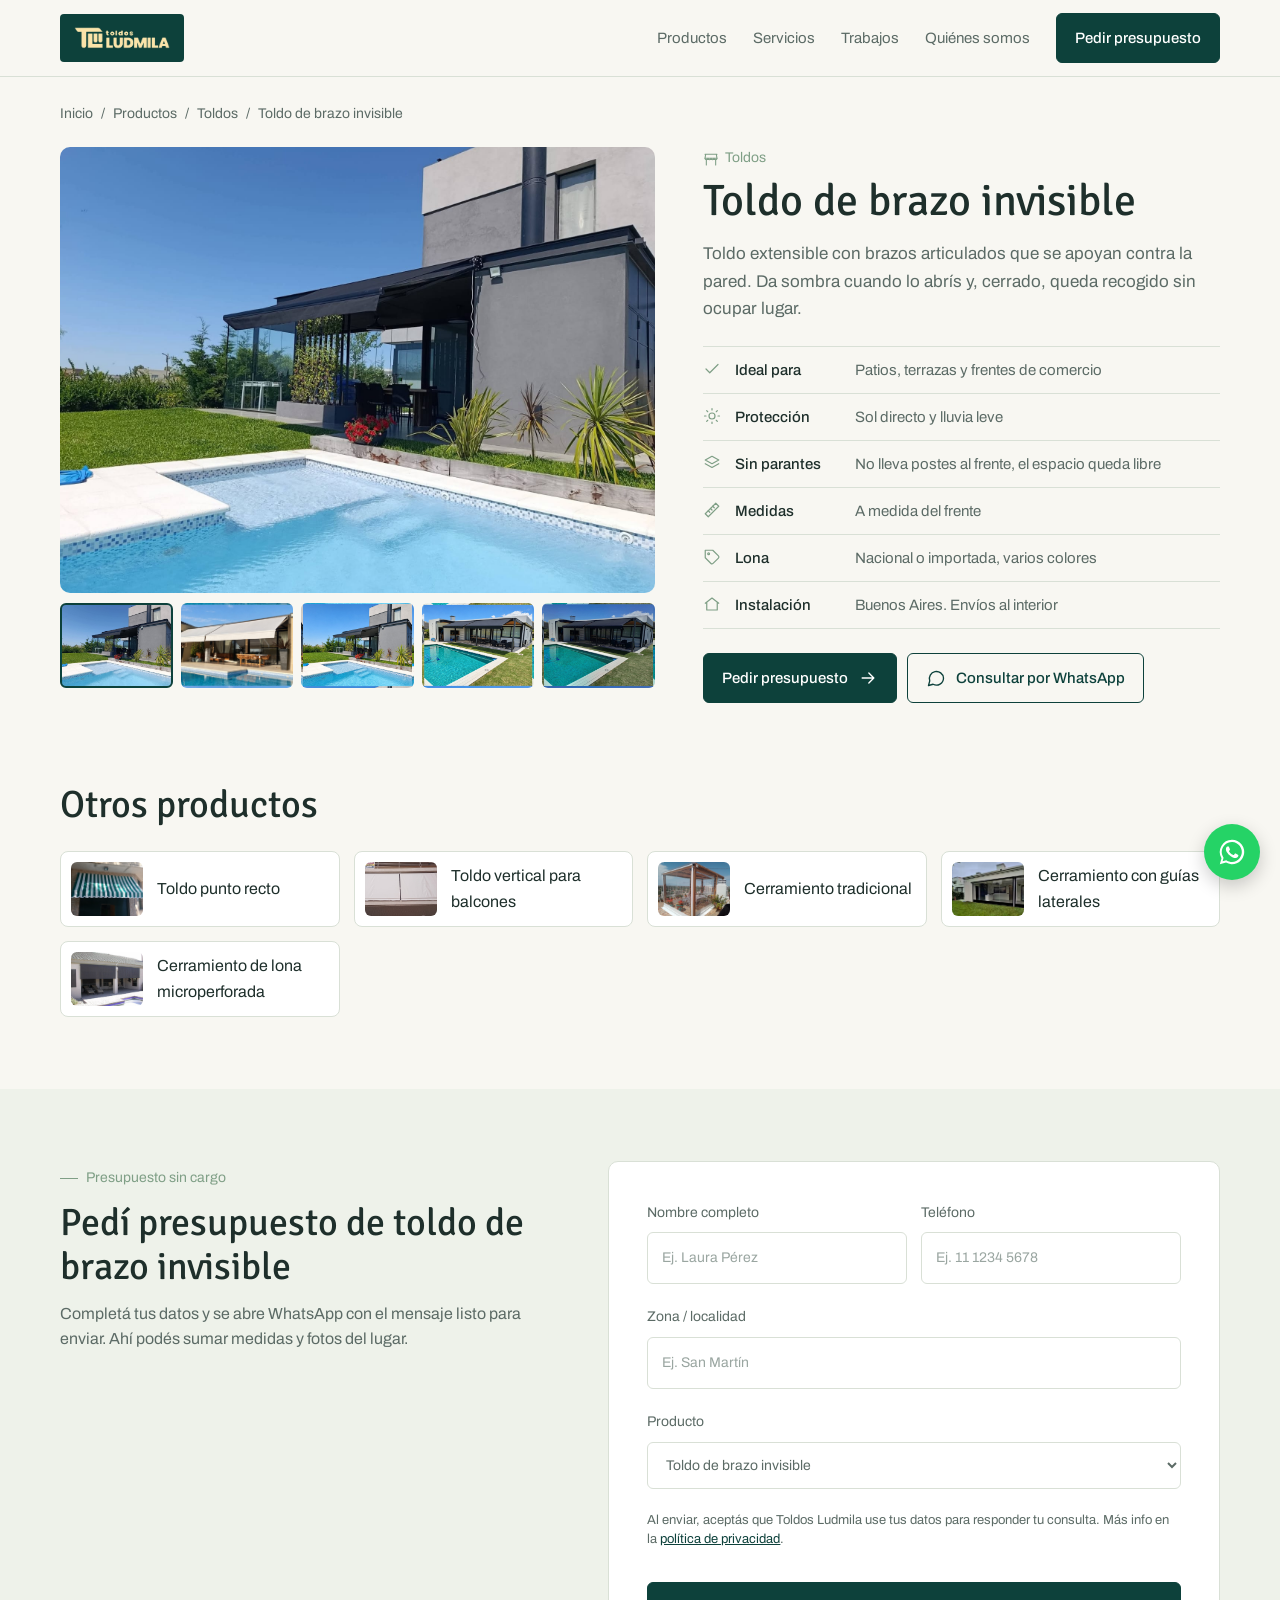
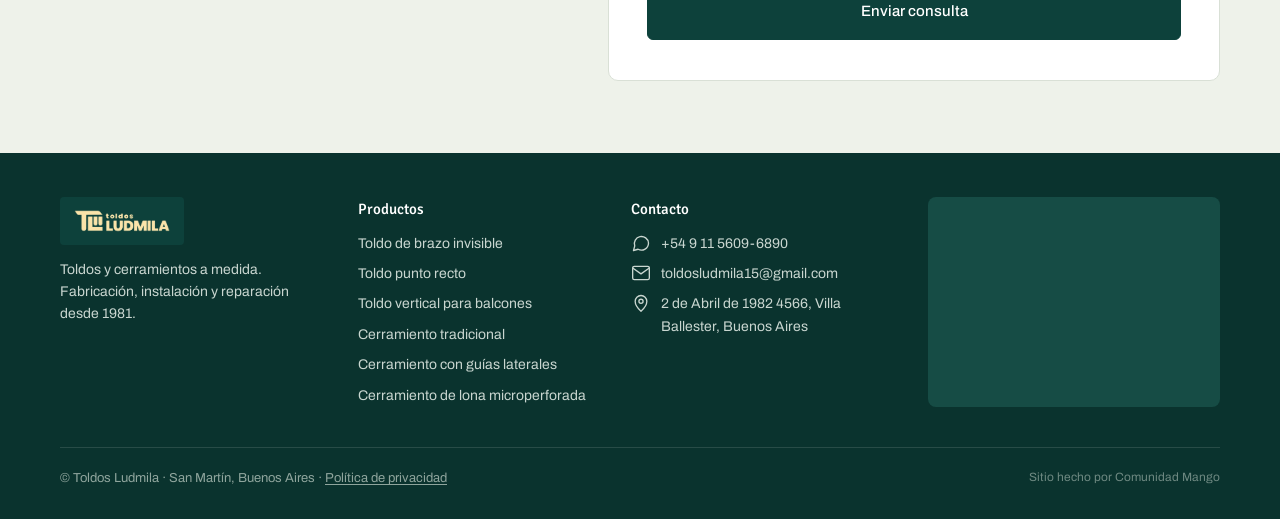
<file: toldo-brazo-invisible.html>
<!doctype html>
<html lang="es" class="js">
<head>
<meta charset="utf-8">
<meta name="viewport" content="width=device-width,initial-scale=1">
<title>Toldo de brazo invisible a medida | Toldos Ludmila</title>
<meta name="description" content="Toldo extensible con brazos articulados que se apoyan contra la pared. Da sombra cuando lo abrís y, cerrado, queda recogido sin ocupar lugar.">
<link rel="canonical" href="https://www.toldos-ludmila.com.ar/toldo-brazo-invisible">
<link rel="icon" href="/favicon.ico" sizes="any">
<link rel="icon" type="image/png" sizes="32x32" href="/favicon-32.png">
<link rel="apple-touch-icon" href="/apple-touch-icon.png">
<meta name="theme-color" content="#0d413b">
<meta property="og:type" content="website">
<meta property="og:locale" content="es_AR">
<meta property="og:site_name" content="Toldos Ludmila">
<meta property="og:title" content="Toldo de brazo invisible a medida | Toldos Ludmila">
<meta property="og:description" content="Toldo extensible con brazos articulados que se apoyan contra la pared. Da sombra cuando lo abrís y, cerrado, queda recogido sin ocupar lugar.">
<meta property="og:url" content="https://www.toldos-ludmila.com.ar/toldo-brazo-invisible">
<meta property="og:image" content="https://www.toldos-ludmila.com.ar/assets/fotos/brazo-01.jpg">
<script type="application/ld+json">{"@context": "https://schema.org", "@graph": [{"@type": "Product", "name": "Toldo de brazo invisible", "description": "Toldo extensible con brazos articulados que se apoyan contra la pared. Da sombra cuando lo abrís y, cerrado, queda recogido sin ocupar lugar.", "category": "Toldos", "image": ["https://www.toldos-ludmila.com.ar/assets/fotos/brazo-01.jpg", "https://www.toldos-ludmila.com.ar/assets/fotos/brazo-02.jpg", "https://www.toldos-ludmila.com.ar/assets/fotos/brazo-03.jpg", "https://www.toldos-ludmila.com.ar/assets/fotos/brazo-04.jpg", "https://www.toldos-ludmila.com.ar/assets/fotos/brazo-05.jpg"], "brand": {"@type": "Brand", "name": "Toldos Ludmila"}, "url": "https://www.toldos-ludmila.com.ar/toldo-brazo-invisible"}, {"@type": "BreadcrumbList", "itemListElement": [{"@type": "ListItem", "position": 1, "name": "Inicio", "item": "https://www.toldos-ludmila.com.ar/"}, {"@type": "ListItem", "position": 2, "name": "Productos", "item": "https://www.toldos-ludmila.com.ar/productos"}, {"@type": "ListItem", "position": 3, "name": "Toldo de brazo invisible", "item": "https://www.toldos-ludmila.com.ar/toldo-brazo-invisible"}]}]}</script>
<meta name="twitter:card" content="summary_large_image">
<link rel="preconnect" href="https://fonts.googleapis.com"><link rel="preconnect" href="https://fonts.gstatic.com" crossorigin>
<link href="https://fonts.googleapis.com/css2?family=Archivo:wght@400;500;600&family=Signika:wght@400;500;600&display=swap" rel="stylesheet">
<link rel="stylesheet" href="/styles.css">
<style>
.crumbs{font-size:14px;color:var(--muted);padding:26px 0 0;display:flex;gap:8px;flex-wrap:wrap}
.crumbs a{text-decoration:none;color:var(--muted)}.crumbs a:hover{color:var(--green)}
.ficha{display:grid;grid-template-columns:minmax(0,1.15fr) minmax(0,1fr);gap:48px;padding:22px 0 72px;align-items:start}
.ficha-main{aspect-ratio:4/3;border-radius:10px;background:center/cover var(--sage-soft)}
.thumbs{display:grid;grid-template-columns:repeat(5,1fr);gap:8px;margin-top:10px}
.thumb{width:100%;aspect-ratio:4/3;border-radius:6px;border:2px solid transparent;background:center/cover var(--sage-soft);cursor:pointer;padding:0}
.thumb[aria-current=true]{border-color:var(--green)}
.cat{font-size:14px;color:var(--sage);display:flex;align-items:center;gap:6px}
.cat .ico{width:16px;height:16px}
.ficha h1{font-size:clamp(30px,4vw,44px);margin:6px 0 14px}
.ficha-info>p{color:var(--muted);font-size:17px}
.specs{margin:24px 0;border-top:1px solid var(--line)}
.spec{display:grid;grid-template-columns:22px 110px minmax(0,1fr);gap:10px;padding:11px 0;border-bottom:1px solid var(--line);font-size:15px}
.spec .ico{color:var(--sage);width:18px;height:18px;margin-top:2px}
.spec b{font-weight:500}.spec span{color:var(--muted)}
.cta{display:flex;flex-wrap:wrap;gap:10px}
.quote{background:var(--mist);padding:72px 0}
.quote-grid{display:grid;grid-template-columns:.9fr 1.1fr;gap:48px;align-items:start}
.quote .intro{color:var(--muted);margin-top:12px}
.form-card{background:#fff;border:1px solid var(--line);border-radius:var(--radius);padding:30px}
.others{padding:8px 0 72px}
.others ul{list-style:none;padding:0;margin:24px 0 0;display:grid;grid-template-columns:repeat(auto-fill,minmax(240px,1fr));gap:14px}
.others a{display:flex;gap:14px;align-items:center;text-decoration:none;border:1px solid var(--line);border-radius:8px;padding:10px;background:#fff}
.others a:hover{border-color:var(--sage)}
.others .pic{width:72px;aspect-ratio:4/3;border-radius:6px;background:center/cover var(--mist);flex:none}
@media(max-width:900px){.ficha,.quote-grid{grid-template-columns:1fr;gap:28px}}
@media(max-width:560px){.spec{grid-template-columns:22px 1fr}.spec span{grid-column:2}.form-card{padding:22px}.thumbs{grid-template-columns:repeat(4,1fr)}}
</style>
<script src="/google.js"></script>
<script src="/pixel.js"></script>
<script>fbq('track', 'ViewContent', {"content_name": "Toldo de brazo invisible", "content_category": "Toldos", "content_ids": ["toldo-brazo-invisible"], "content_type": "product"});</script>
</head>
<body>
<noscript><img height="1" width="1" style="display:none" src="https://www.facebook.com/tr?id=1444719186983971&ev=PageView&noscript=1"/></noscript>
<svg width="0" height="0" style="position:absolute" aria-hidden="true">
  <symbol id="i-sun" viewBox="0 0 24 24"><circle cx="12" cy="12" r="4"/><path d="M12 2v2M12 20v2M4.9 4.9l1.4 1.4M17.7 17.7l1.4 1.4M2 12h2M20 12h2M4.9 19.1l1.4-1.4M17.7 6.3l1.4-1.4"/></symbol>
  <symbol id="i-awning" viewBox="0 0 24 24"><path d="M3 5h18M4 5l-1 6h18l-1-6"/><path d="M3 11c0 1.7 1.3 2 2.25 2S7.5 12.7 7.5 11c0 1.7 1.3 2 2.25 2S12 12.7 12 11c0 1.7 1.3 2 2.25 2s2.25-.3 2.25-2c0 1.7 1.3 2 2.25 2S21 12.7 21 11"/><path d="M5 13v8M19 13v8"/></symbol>
  <symbol id="i-window" viewBox="0 0 24 24"><rect x="3" y="3" width="18" height="18" rx="1"/><path d="M3 9h18M12 9v12"/></symbol>
  <symbol id="i-wind" viewBox="0 0 24 24"><path d="M3 8h11a3 3 0 1 0-3-3M3 12h16a3 3 0 1 1-3 3M3 16h8"/></symbol>
  <symbol id="i-eye" viewBox="0 0 24 24"><path d="M2 12s3.6-7 10-7 10 7 10 7-3.6 7-10 7S2 12 2 12z"/><circle cx="12" cy="12" r="3"/></symbol>
  <symbol id="i-ruler" viewBox="0 0 24 24"><path d="M3 17 17 3l4 4L7 21z"/><path d="m7 13 2 2M10 10l2 2M13 7l2 2"/></symbol>
  <symbol id="i-wrench" viewBox="0 0 24 24"><path d="M14.7 6.3a4 4 0 0 0 5 5L21 13l-8 8-3-3 8-8M14.7 6.3 13 4.6a4 4 0 0 0-5.3 5.3L3 14.6 6.4 18l4.7-4.7"/></symbol>
  <symbol id="i-truck" viewBox="0 0 24 24"><path d="M1 4h13v12H1zM14 8h4l3 4v4h-7"/><circle cx="5.5" cy="18" r="2"/><circle cx="17.5" cy="18" r="2"/></symbol>
  <symbol id="i-tag" viewBox="0 0 24 24"><path d="M20.6 13.4 13.4 20.6a2 2 0 0 1-2.8 0L3 13V3h10l7.6 7.6a2 2 0 0 1 0 2.8z"/><circle cx="7.5" cy="7.5" r="1.2"/></symbol>
  <symbol id="i-phone" viewBox="0 0 24 24"><path d="M22 16.9v3a2 2 0 0 1-2.2 2 19.8 19.8 0 0 1-8.6-3.1 19.5 19.5 0 0 1-6-6A19.8 19.8 0 0 1 2.1 4.2 2 2 0 0 1 4.1 2h3a2 2 0 0 1 2 1.7c.1 1 .4 1.9.7 2.8a2 2 0 0 1-.5 2.1L8 9.9a16 16 0 0 0 6 6l1.3-1.3a2 2 0 0 1 2.1-.4c.9.3 1.8.6 2.8.7a2 2 0 0 1 1.7 2z"/></symbol>
  <symbol id="i-chat" viewBox="0 0 24 24"><path d="M21 12a8.5 8.5 0 0 1-12.5 7.5L3 21l1.5-5.5A8.5 8.5 0 1 1 21 12z"/></symbol>
  <symbol id="i-mail" viewBox="0 0 24 24"><rect x="2" y="4" width="20" height="16" rx="2"/><path d="m2 6 10 7 10-7"/></symbol>
  <symbol id="i-pin" viewBox="0 0 24 24"><path d="M12 22s7-6.2 7-12a7 7 0 1 0-14 0c0 5.8 7 12 7 12z"/><circle cx="12" cy="10" r="2.5"/></symbol>
  <symbol id="i-clock" viewBox="0 0 24 24"><circle cx="12" cy="12" r="9"/><path d="M12 7v5l3 2"/></symbol>
  <symbol id="i-camera" viewBox="0 0 24 24"><path d="M4 7h3l2-3h6l2 3h3a1 1 0 0 1 1 1v11a1 1 0 0 1-1 1H4a1 1 0 0 1-1-1V8a1 1 0 0 1 1-1z"/><circle cx="12" cy="13" r="3.5"/></symbol>
  <symbol id="i-file" viewBox="0 0 24 24"><path d="M14 3H6a1 1 0 0 0-1 1v16a1 1 0 0 0 1 1h12a1 1 0 0 0 1-1V8z"/><path d="M14 3v5h5M9 13h6M9 17h6"/></symbol>
  <symbol id="i-check" viewBox="0 0 24 24"><path d="M20 6 9 17l-5-5"/></symbol>
  <symbol id="i-home" viewBox="0 0 24 24"><path d="m3 11 9-7 9 7M5 9.5V20h14V9.5"/></symbol>
  <symbol id="i-arrow" viewBox="0 0 24 24"><path d="M5 12h14M13 6l6 6-6 6"/></symbol>
  <symbol id="i-x" viewBox="0 0 24 24"><path d="M6 6l12 12M18 6 6 18"/></symbol>
  <symbol id="i-layers" viewBox="0 0 24 24"><path d="m12 3 9 5-9 5-9-5z"/><path d="m3 13 9 5 9-5"/></symbol>
  <symbol id="i-hammer" viewBox="0 0 24 24"><path d="m15 12-8.4 8.4a2 2 0 0 1-2.8-2.8L12.2 9M17.6 15 22 10.6l-6.6-6.6-2 2 1.6 1.6-2 2"/></symbol>
  <symbol id="i-ig" viewBox="0 0 24 24"><rect x="3" y="3" width="18" height="18" rx="5"/><circle cx="12" cy="12" r="4"/><circle cx="17.3" cy="6.7" r=".6"/></symbol>
  <symbol id="i-fb" viewBox="0 0 24 24"><path d="M15 3h-2.5A3.5 3.5 0 0 0 9 6.5V10H6.5v3.5H9V21h3.5v-7.5H15l.5-3.5h-3V7a1 1 0 0 1 1-1H15z"/></symbol>
  <symbol id="i-menu" viewBox="0 0 24 24"><path d="M4 7h16M4 12h16M4 17h16"/></symbol>
</svg>

<header class="top">
  <div class="wrap">
    <a href="/"><img class="logo" src="/assets/toldos-ludmila-logo.png" alt="Toldos Ludmila"></a>
    <button class="menu-btn" aria-label="Abrir menú" onclick="document.querySelector('.nav').classList.toggle('open')"><svg class="ico"><use href="#i-menu"/></svg></button>
    <nav class="nav">
      <a href="/productos">Productos</a>
      <a href="/#servicios">Servicios</a>
      <a href="/#trabajos">Trabajos</a>
      <a href="/#nosotros">Quiénes somos</a>
      <a class="btn" href="/contacto">Pedir presupuesto</a>
    </nav>
  </div>
</header>

<main>
  <nav class="wrap crumbs" aria-label="Ubicación"><a href="/">Inicio</a><span>/</span><a href="/productos">Productos</a><span>/</span><a href="/productos#toldos">Toldos</a><span>/</span><span>Toldo de brazo invisible</span></nav>
  <section class="wrap ficha">
    <div class="ficha-media">
      <div class="ficha-main" id="fotoMain" role="img" aria-label="Toldo de brazo invisible" style="background-image:url(/assets/fotos/brazo-01.jpg)"></div>
      <div class="thumbs" id="thumbs"><button class="thumb" data-src="/assets/fotos/brazo-01.jpg" style="background-image:url(/assets/fotos/brazo-01.jpg)" aria-label="Ver foto 1" aria-current=true></button><button class="thumb" data-src="/assets/fotos/brazo-02.jpg" style="background-image:url(/assets/fotos/brazo-02.jpg)" aria-label="Ver foto 2"></button><button class="thumb" data-src="/assets/fotos/brazo-03.jpg" style="background-image:url(/assets/fotos/brazo-03.jpg)" aria-label="Ver foto 3"></button><button class="thumb" data-src="/assets/fotos/brazo-04.jpg" style="background-image:url(/assets/fotos/brazo-04.jpg)" aria-label="Ver foto 4"></button><button class="thumb" data-src="/assets/fotos/brazo-05.jpg" style="background-image:url(/assets/fotos/brazo-05.jpg)" aria-label="Ver foto 5"></button></div>
    </div>
    <div class="ficha-info">
      <span class="cat"><svg class="ico"><use href="#i-awning"/></svg>Toldos</span>
      <h1>Toldo de brazo invisible</h1>
      <p>Toldo extensible con brazos articulados que se apoyan contra la pared. Da sombra cuando lo abrís y, cerrado, queda recogido sin ocupar lugar.</p>
      <div class="specs">
        <div class="spec"><svg class="ico"><use href="#i-check"/></svg><b>Ideal para</b><span>Patios, terrazas y frentes de comercio</span></div>
        <div class="spec"><svg class="ico"><use href="#i-sun"/></svg><b>Protección</b><span>Sol directo y lluvia leve</span></div>
        <div class="spec"><svg class="ico"><use href="#i-layers"/></svg><b>Sin parantes</b><span>No lleva postes al frente, el espacio queda libre</span></div>
        <div class="spec"><svg class="ico"><use href="#i-ruler"/></svg><b>Medidas</b><span>A medida del frente</span></div>
        <div class="spec"><svg class="ico"><use href="#i-tag"/></svg><b>Lona</b><span>Nacional o importada, varios colores</span></div>
        <div class="spec"><svg class="ico"><use href="#i-home"/></svg><b>Instalación</b><span>Buenos Aires. Envíos al interior</span></div>
      </div>
      <div class="cta">
        <a class="btn" href="#presupuesto">Pedir presupuesto<svg class="ico"><use href="#i-arrow"/></svg></a>
        <a class="btn ghost" href="https://wa.me/5491156096890?text=Hola%20Toldos%20Ludmila%2C%20quiero%20pedirles%20un%20presupuesto%20de%20toldo%20de%20brazo%20invisible." data-ubicacion="whatsapp_ficha" target="_blank" rel="noopener"><svg class="ico"><use href="#i-chat"/></svg>Consultar por WhatsApp</a>
      </div>
    </div>
  </section>

  <section class="wrap others">
    <h2>Otros productos</h2>
    <ul>
      <li><a href="/toldo-punto-recto"><span class="pic" style="background-image:url(/assets/fotos/recto-01.jpg)"></span>Toldo punto recto</a></li>
      <li><a href="/toldo-vertical-balcones"><span class="pic" style="background-image:url(/assets/fotos/vertical-01.jpg)"></span>Toldo vertical para balcones</a></li>
      <li><a href="/cerramiento-tradicional"><span class="pic" style="background-image:url(/assets/fotos/cerramiento-01.jpg)"></span>Cerramiento tradicional</a></li>
      <li><a href="/cerramiento-guias-laterales"><span class="pic" style="background-image:url(/assets/fotos/guias-01.jpg)"></span>Cerramiento con guías laterales</a></li>
      <li><a href="/cerramiento-microperforado"><span class="pic" style="background-image:url(/assets/fotos/micro-01.jpg)"></span>Cerramiento de lona microperforada</a></li>
    </ul>
  </section>

  <section class="quote" id="presupuesto">
    <div class="wrap quote-grid">
      <div>
        <span class="label">Presupuesto sin cargo</span>
        <h2>Pedí presupuesto de toldo de brazo invisible</h2>
        <p class="intro">Completá tus datos y se abre WhatsApp con el mensaje listo para enviar. Ahí podés sumar medidas y fotos del lugar.</p>
      </div>
      <div class="form-card">
      <form class="form" id="quote">
        <input type="hidden" name="origen" value="ficha-toldo-brazo-invisible">
        <div class="row">
          <label>Nombre completo<input name="nombre" required autocomplete="name" placeholder="Ej. Laura Pérez"></label>
          <label>Teléfono<input name="telefono" required type="tel" inputmode="tel" autocomplete="tel" placeholder="Ej. 11 1234 5678"></label>
        </div>
        <label>Zona / localidad<input name="zona" required placeholder="Ej. San Martín"></label>
        <label>Producto
          <select name="producto">
            <option value="">No sé, necesito asesoramiento</option>
            <option selected>Toldo de brazo invisible</option>
            <option>Toldo punto recto</option>
            <option>Toldo vertical para balcones</option>
            <option>Cerramiento tradicional</option>
            <option>Cerramiento con guías laterales</option>
            <option>Cerramiento de lona microperforada</option>
            <option>Reparación / cambio de lona</option>
          </select>
        </label>
        <p class="aviso-datos">Al enviar, aceptás que Toldos Ludmila use tus datos para responder tu consulta. Más info en la <a href="/privacidad">política de privacidad</a>.</p>
        <button class="btn" type="submit">Enviar consulta</button>
      </form>
      </div>
    </div>
  </section>
</main>

<footer class="footer">
  <div class="wrap">
    <div>
      <img class="logo" src="/assets/toldos-ludmila-logo.png" alt="Toldos Ludmila">
      <p style="margin-top:14px;max-width:300px">Toldos y cerramientos a medida. Fabricación, instalación y reparación desde 1981.</p>
    </div>
    <div>
      <h4>Productos</h4>
      <ul>
        <li><a href="/toldo-brazo-invisible">Toldo de brazo invisible</a></li>
        <li><a href="/toldo-punto-recto">Toldo punto recto</a></li>
        <li><a href="/toldo-vertical-balcones">Toldo vertical para balcones</a></li>
        <li><a href="/cerramiento-tradicional">Cerramiento tradicional</a></li>
        <li><a href="/cerramiento-guias-laterales">Cerramiento con guías laterales</a></li>
        <li><a href="/cerramiento-microperforado">Cerramiento de lona microperforada</a></li>
      </ul>
    </div>
    <div>
      <h4>Contacto</h4>
      <ul>
        <li><svg class="ico"><use href="#i-chat"/></svg><a href="https://wa.me/5491156096890?text=Hola%20Toldos%20Ludmila%2C%20quiero%20pedirles%20un%20presupuesto" data-ubicacion="whatsapp_footer" target="_blank" rel="noopener">+54 9 11 5609-6890</a></li>
        <li><svg class="ico"><use href="#i-mail"/></svg><a href="mailto:toldosludmila15@gmail.com">toldosludmila15@gmail.com</a></li>
        <li><svg class="ico"><use href="#i-pin"/></svg><a href="https://maps.google.com/?q=2+de+Abril+de+1982+4566,+Villa+Ballester,+Buenos+Aires" target="_blank" rel="noopener">2 de Abril de 1982 4566, Villa Ballester, Buenos Aires</a></li>
      </ul>
    </div>
    <div class="foot-map"><iframe title="Mapa: 2 de Abril de 1982 4566, Villa Ballester" loading="lazy" src="https://maps.google.com/maps?q=2%20de%20Abril%20de%201982%204566%2C%20B1653%20Villa%20Ballester%2C%20Buenos%20Aires&z=15&output=embed"></iframe></div>
    <div class="legal"><span>© Toldos Ludmila · San Martín, Buenos Aires · <a href="/privacidad">Política de privacidad</a></span><span class="credit">Sitio hecho por Comunidad Mango</span></div>
  </div>
</footer>
<a class="wa" href="https://wa.me/5491156096890?text=Hola%20Toldos%20Ludmila%2C%20quiero%20pedirles%20un%20presupuesto%20de%20toldo%20de%20brazo%20invisible." data-ubicacion="whatsapp_flotante" target="_blank" rel="noopener" aria-label="Escribinos por WhatsApp"><svg viewBox="0 0 32 32"><path d="M16 3a13 13 0 0 0-11.2 19.6L3 29l6.6-1.7A13 13 0 1 0 16 3zm0 23.7c-2 0-4-.6-5.7-1.6l-.4-.2-3.9 1 1-3.8-.3-.4A10.7 10.7 0 1 1 16 26.7zm5.9-8c-.3-.2-1.9-1-2.2-1-.3-.1-.5-.2-.7.2l-1 1.2c-.2.2-.4.2-.7.1-.3-.2-1.4-.5-2.6-1.6-1-.9-1.6-1.9-1.8-2.2-.2-.3 0-.5.1-.7l.5-.6.3-.5v-.6l-1-2.4c-.3-.6-.5-.5-.7-.5h-.6c-.2 0-.6.1-.9.4-.3.3-1.1 1.1-1.1 2.7s1.2 3.2 1.3 3.4c.2.2 2.3 3.5 5.6 4.9 2.7 1.1 3.3.9 3.9.8.6-.1 1.9-.8 2.2-1.5.3-.7.3-1.4.2-1.5-.1-.2-.3-.3-.6-.4z"/></svg></a>
<script src="/form.js"></script>
<script src="/efectos.js" defer></script>
<script>
thumbs.onclick = ev => { const t = ev.target.closest('.thumb'); if(!t) return;
  fotoMain.style.backgroundImage = 'url(' + t.dataset.src + ')';
  thumbs.querySelectorAll('.thumb').forEach(b => b.setAttribute('aria-current', b===t)); };
</script>
</body>
</html>
</file>
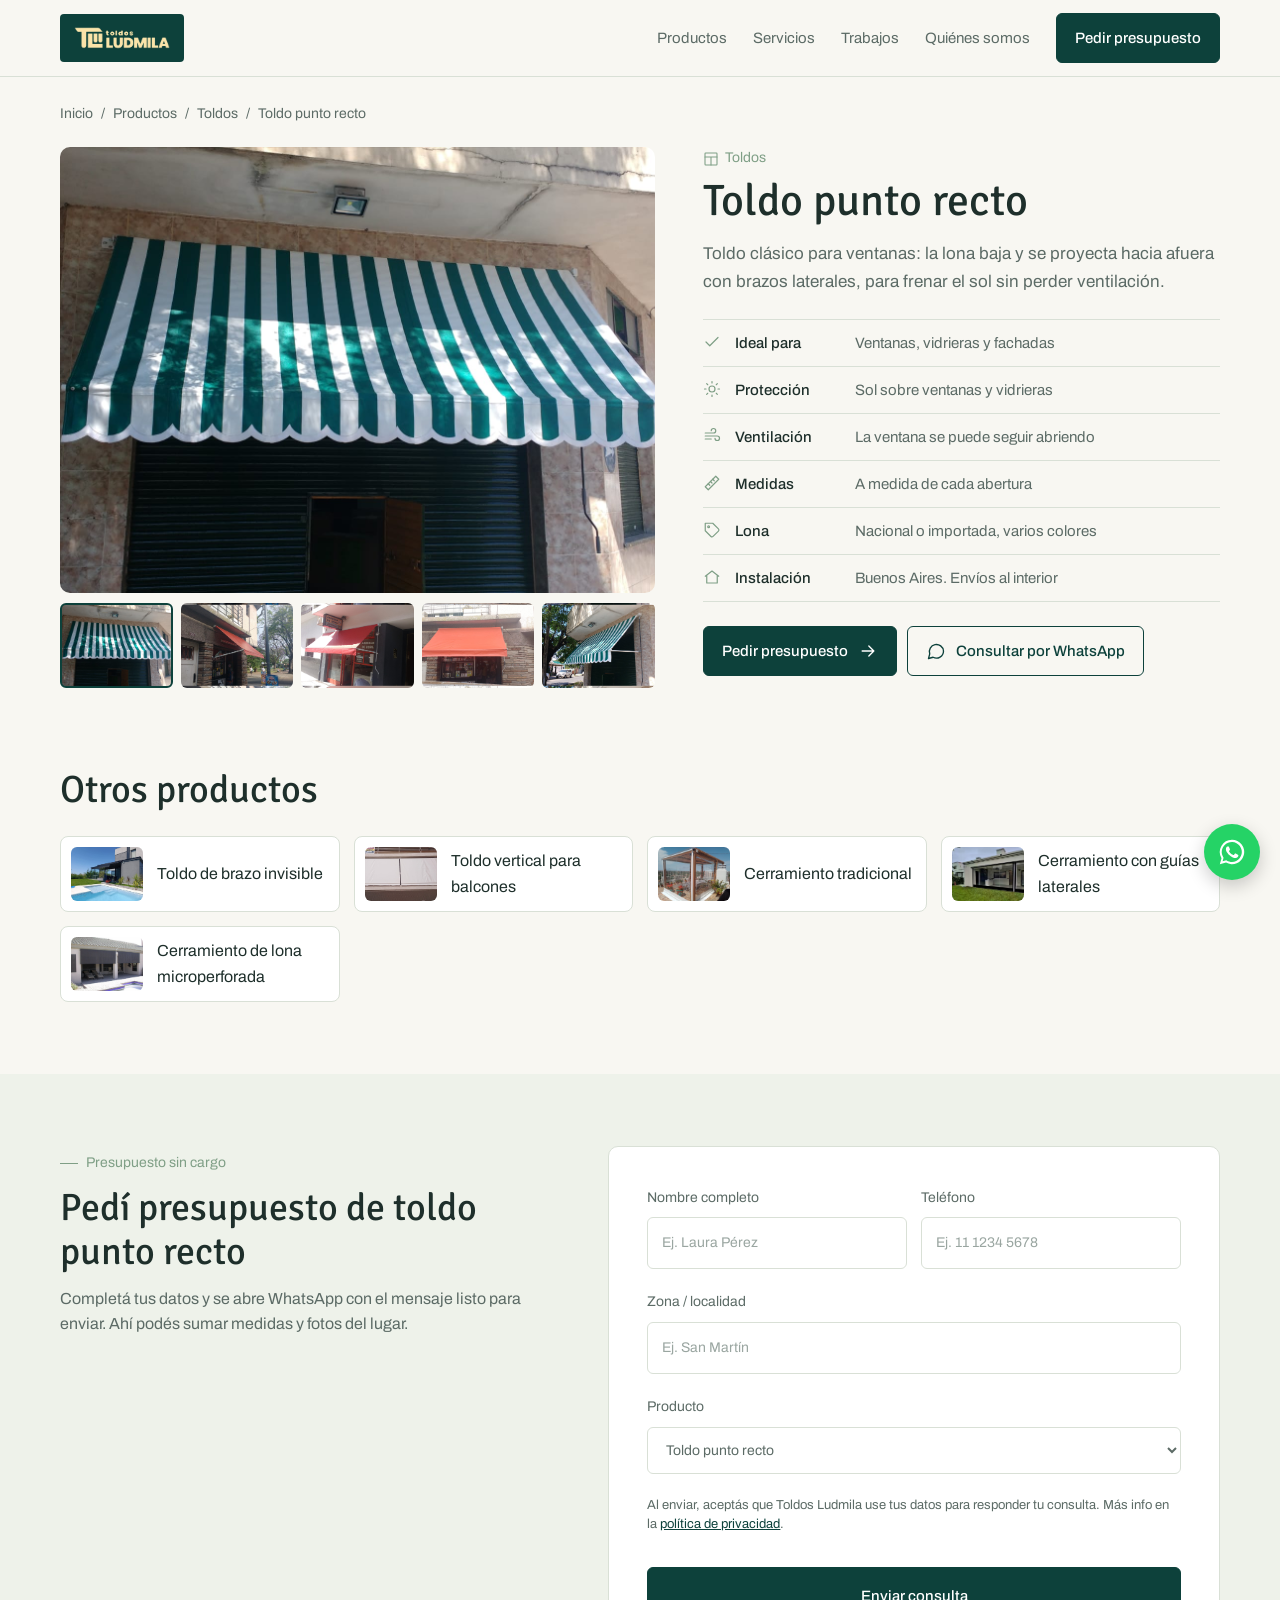
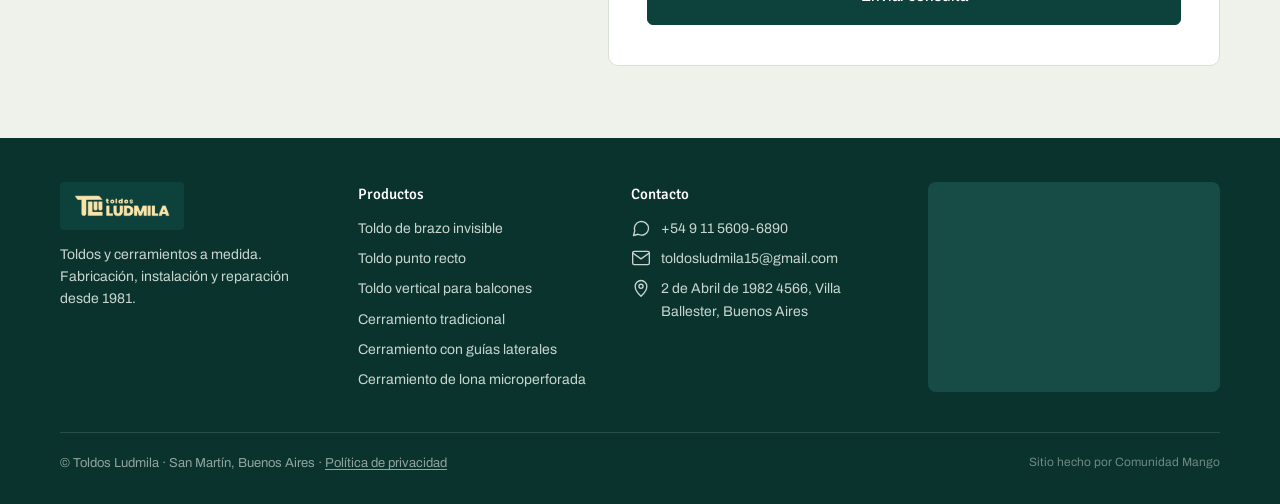
<file: toldo-punto-recto.html>
<!doctype html>
<html lang="es" class="js">
<head>
<meta charset="utf-8">
<meta name="viewport" content="width=device-width,initial-scale=1">
<title>Toldo punto recto a medida | Toldos Ludmila</title>
<meta name="description" content="Toldo clásico para ventanas: la lona baja y se proyecta hacia afuera con brazos laterales, para frenar el sol sin perder ventilación.">
<link rel="canonical" href="https://www.toldos-ludmila.com.ar/toldo-punto-recto">
<link rel="icon" href="/favicon.ico" sizes="any">
<link rel="icon" type="image/png" sizes="32x32" href="/favicon-32.png">
<link rel="apple-touch-icon" href="/apple-touch-icon.png">
<meta name="theme-color" content="#0d413b">
<meta property="og:type" content="website">
<meta property="og:locale" content="es_AR">
<meta property="og:site_name" content="Toldos Ludmila">
<meta property="og:title" content="Toldo punto recto a medida | Toldos Ludmila">
<meta property="og:description" content="Toldo clásico para ventanas: la lona baja y se proyecta hacia afuera con brazos laterales, para frenar el sol sin perder ventilación.">
<meta property="og:url" content="https://www.toldos-ludmila.com.ar/toldo-punto-recto">
<meta property="og:image" content="https://www.toldos-ludmila.com.ar/assets/fotos/recto-01.jpg">
<script type="application/ld+json">{"@context": "https://schema.org", "@graph": [{"@type": "Product", "name": "Toldo punto recto", "description": "Toldo clásico para ventanas: la lona baja y se proyecta hacia afuera con brazos laterales, para frenar el sol sin perder ventilación.", "category": "Toldos", "image": ["https://www.toldos-ludmila.com.ar/assets/fotos/recto-01.jpg", "https://www.toldos-ludmila.com.ar/assets/fotos/recto-02.jpg", "https://www.toldos-ludmila.com.ar/assets/fotos/recto-03.jpg", "https://www.toldos-ludmila.com.ar/assets/fotos/recto-04.jpg", "https://www.toldos-ludmila.com.ar/assets/fotos/recto-05.jpg"], "brand": {"@type": "Brand", "name": "Toldos Ludmila"}, "url": "https://www.toldos-ludmila.com.ar/toldo-punto-recto"}, {"@type": "BreadcrumbList", "itemListElement": [{"@type": "ListItem", "position": 1, "name": "Inicio", "item": "https://www.toldos-ludmila.com.ar/"}, {"@type": "ListItem", "position": 2, "name": "Productos", "item": "https://www.toldos-ludmila.com.ar/productos"}, {"@type": "ListItem", "position": 3, "name": "Toldo punto recto", "item": "https://www.toldos-ludmila.com.ar/toldo-punto-recto"}]}]}</script>
<meta name="twitter:card" content="summary_large_image">
<link rel="preconnect" href="https://fonts.googleapis.com"><link rel="preconnect" href="https://fonts.gstatic.com" crossorigin>
<link href="https://fonts.googleapis.com/css2?family=Archivo:wght@400;500;600&family=Signika:wght@400;500;600&display=swap" rel="stylesheet">
<link rel="stylesheet" href="/styles.css">
<style>
.crumbs{font-size:14px;color:var(--muted);padding:26px 0 0;display:flex;gap:8px;flex-wrap:wrap}
.crumbs a{text-decoration:none;color:var(--muted)}.crumbs a:hover{color:var(--green)}
.ficha{display:grid;grid-template-columns:minmax(0,1.15fr) minmax(0,1fr);gap:48px;padding:22px 0 72px;align-items:start}
.ficha-main{aspect-ratio:4/3;border-radius:10px;background:center/cover var(--sage-soft)}
.thumbs{display:grid;grid-template-columns:repeat(5,1fr);gap:8px;margin-top:10px}
.thumb{width:100%;aspect-ratio:4/3;border-radius:6px;border:2px solid transparent;background:center/cover var(--sage-soft);cursor:pointer;padding:0}
.thumb[aria-current=true]{border-color:var(--green)}
.cat{font-size:14px;color:var(--sage);display:flex;align-items:center;gap:6px}
.cat .ico{width:16px;height:16px}
.ficha h1{font-size:clamp(30px,4vw,44px);margin:6px 0 14px}
.ficha-info>p{color:var(--muted);font-size:17px}
.specs{margin:24px 0;border-top:1px solid var(--line)}
.spec{display:grid;grid-template-columns:22px 110px minmax(0,1fr);gap:10px;padding:11px 0;border-bottom:1px solid var(--line);font-size:15px}
.spec .ico{color:var(--sage);width:18px;height:18px;margin-top:2px}
.spec b{font-weight:500}.spec span{color:var(--muted)}
.cta{display:flex;flex-wrap:wrap;gap:10px}
.quote{background:var(--mist);padding:72px 0}
.quote-grid{display:grid;grid-template-columns:.9fr 1.1fr;gap:48px;align-items:start}
.quote .intro{color:var(--muted);margin-top:12px}
.form-card{background:#fff;border:1px solid var(--line);border-radius:var(--radius);padding:30px}
.others{padding:8px 0 72px}
.others ul{list-style:none;padding:0;margin:24px 0 0;display:grid;grid-template-columns:repeat(auto-fill,minmax(240px,1fr));gap:14px}
.others a{display:flex;gap:14px;align-items:center;text-decoration:none;border:1px solid var(--line);border-radius:8px;padding:10px;background:#fff}
.others a:hover{border-color:var(--sage)}
.others .pic{width:72px;aspect-ratio:4/3;border-radius:6px;background:center/cover var(--mist);flex:none}
@media(max-width:900px){.ficha,.quote-grid{grid-template-columns:1fr;gap:28px}}
@media(max-width:560px){.spec{grid-template-columns:22px 1fr}.spec span{grid-column:2}.form-card{padding:22px}.thumbs{grid-template-columns:repeat(4,1fr)}}
</style>
<script src="/google.js"></script>
<script src="/pixel.js"></script>
<script>fbq('track', 'ViewContent', {"content_name": "Toldo punto recto", "content_category": "Toldos", "content_ids": ["toldo-punto-recto"], "content_type": "product"});</script>
</head>
<body>
<noscript><img height="1" width="1" style="display:none" src="https://www.facebook.com/tr?id=1444719186983971&ev=PageView&noscript=1"/></noscript>
<svg width="0" height="0" style="position:absolute" aria-hidden="true">
  <symbol id="i-sun" viewBox="0 0 24 24"><circle cx="12" cy="12" r="4"/><path d="M12 2v2M12 20v2M4.9 4.9l1.4 1.4M17.7 17.7l1.4 1.4M2 12h2M20 12h2M4.9 19.1l1.4-1.4M17.7 6.3l1.4-1.4"/></symbol>
  <symbol id="i-awning" viewBox="0 0 24 24"><path d="M3 5h18M4 5l-1 6h18l-1-6"/><path d="M3 11c0 1.7 1.3 2 2.25 2S7.5 12.7 7.5 11c0 1.7 1.3 2 2.25 2S12 12.7 12 11c0 1.7 1.3 2 2.25 2s2.25-.3 2.25-2c0 1.7 1.3 2 2.25 2S21 12.7 21 11"/><path d="M5 13v8M19 13v8"/></symbol>
  <symbol id="i-window" viewBox="0 0 24 24"><rect x="3" y="3" width="18" height="18" rx="1"/><path d="M3 9h18M12 9v12"/></symbol>
  <symbol id="i-wind" viewBox="0 0 24 24"><path d="M3 8h11a3 3 0 1 0-3-3M3 12h16a3 3 0 1 1-3 3M3 16h8"/></symbol>
  <symbol id="i-eye" viewBox="0 0 24 24"><path d="M2 12s3.6-7 10-7 10 7 10 7-3.6 7-10 7S2 12 2 12z"/><circle cx="12" cy="12" r="3"/></symbol>
  <symbol id="i-ruler" viewBox="0 0 24 24"><path d="M3 17 17 3l4 4L7 21z"/><path d="m7 13 2 2M10 10l2 2M13 7l2 2"/></symbol>
  <symbol id="i-wrench" viewBox="0 0 24 24"><path d="M14.7 6.3a4 4 0 0 0 5 5L21 13l-8 8-3-3 8-8M14.7 6.3 13 4.6a4 4 0 0 0-5.3 5.3L3 14.6 6.4 18l4.7-4.7"/></symbol>
  <symbol id="i-truck" viewBox="0 0 24 24"><path d="M1 4h13v12H1zM14 8h4l3 4v4h-7"/><circle cx="5.5" cy="18" r="2"/><circle cx="17.5" cy="18" r="2"/></symbol>
  <symbol id="i-tag" viewBox="0 0 24 24"><path d="M20.6 13.4 13.4 20.6a2 2 0 0 1-2.8 0L3 13V3h10l7.6 7.6a2 2 0 0 1 0 2.8z"/><circle cx="7.5" cy="7.5" r="1.2"/></symbol>
  <symbol id="i-phone" viewBox="0 0 24 24"><path d="M22 16.9v3a2 2 0 0 1-2.2 2 19.8 19.8 0 0 1-8.6-3.1 19.5 19.5 0 0 1-6-6A19.8 19.8 0 0 1 2.1 4.2 2 2 0 0 1 4.1 2h3a2 2 0 0 1 2 1.7c.1 1 .4 1.9.7 2.8a2 2 0 0 1-.5 2.1L8 9.9a16 16 0 0 0 6 6l1.3-1.3a2 2 0 0 1 2.1-.4c.9.3 1.8.6 2.8.7a2 2 0 0 1 1.7 2z"/></symbol>
  <symbol id="i-chat" viewBox="0 0 24 24"><path d="M21 12a8.5 8.5 0 0 1-12.5 7.5L3 21l1.5-5.5A8.5 8.5 0 1 1 21 12z"/></symbol>
  <symbol id="i-mail" viewBox="0 0 24 24"><rect x="2" y="4" width="20" height="16" rx="2"/><path d="m2 6 10 7 10-7"/></symbol>
  <symbol id="i-pin" viewBox="0 0 24 24"><path d="M12 22s7-6.2 7-12a7 7 0 1 0-14 0c0 5.8 7 12 7 12z"/><circle cx="12" cy="10" r="2.5"/></symbol>
  <symbol id="i-clock" viewBox="0 0 24 24"><circle cx="12" cy="12" r="9"/><path d="M12 7v5l3 2"/></symbol>
  <symbol id="i-camera" viewBox="0 0 24 24"><path d="M4 7h3l2-3h6l2 3h3a1 1 0 0 1 1 1v11a1 1 0 0 1-1 1H4a1 1 0 0 1-1-1V8a1 1 0 0 1 1-1z"/><circle cx="12" cy="13" r="3.5"/></symbol>
  <symbol id="i-file" viewBox="0 0 24 24"><path d="M14 3H6a1 1 0 0 0-1 1v16a1 1 0 0 0 1 1h12a1 1 0 0 0 1-1V8z"/><path d="M14 3v5h5M9 13h6M9 17h6"/></symbol>
  <symbol id="i-check" viewBox="0 0 24 24"><path d="M20 6 9 17l-5-5"/></symbol>
  <symbol id="i-home" viewBox="0 0 24 24"><path d="m3 11 9-7 9 7M5 9.5V20h14V9.5"/></symbol>
  <symbol id="i-arrow" viewBox="0 0 24 24"><path d="M5 12h14M13 6l6 6-6 6"/></symbol>
  <symbol id="i-x" viewBox="0 0 24 24"><path d="M6 6l12 12M18 6 6 18"/></symbol>
  <symbol id="i-layers" viewBox="0 0 24 24"><path d="m12 3 9 5-9 5-9-5z"/><path d="m3 13 9 5 9-5"/></symbol>
  <symbol id="i-hammer" viewBox="0 0 24 24"><path d="m15 12-8.4 8.4a2 2 0 0 1-2.8-2.8L12.2 9M17.6 15 22 10.6l-6.6-6.6-2 2 1.6 1.6-2 2"/></symbol>
  <symbol id="i-ig" viewBox="0 0 24 24"><rect x="3" y="3" width="18" height="18" rx="5"/><circle cx="12" cy="12" r="4"/><circle cx="17.3" cy="6.7" r=".6"/></symbol>
  <symbol id="i-fb" viewBox="0 0 24 24"><path d="M15 3h-2.5A3.5 3.5 0 0 0 9 6.5V10H6.5v3.5H9V21h3.5v-7.5H15l.5-3.5h-3V7a1 1 0 0 1 1-1H15z"/></symbol>
  <symbol id="i-menu" viewBox="0 0 24 24"><path d="M4 7h16M4 12h16M4 17h16"/></symbol>
</svg>

<header class="top">
  <div class="wrap">
    <a href="/"><img class="logo" src="/assets/toldos-ludmila-logo.png" alt="Toldos Ludmila"></a>
    <button class="menu-btn" aria-label="Abrir menú" onclick="document.querySelector('.nav').classList.toggle('open')"><svg class="ico"><use href="#i-menu"/></svg></button>
    <nav class="nav">
      <a href="/productos">Productos</a>
      <a href="/#servicios">Servicios</a>
      <a href="/#trabajos">Trabajos</a>
      <a href="/#nosotros">Quiénes somos</a>
      <a class="btn" href="/contacto">Pedir presupuesto</a>
    </nav>
  </div>
</header>

<main>
  <nav class="wrap crumbs" aria-label="Ubicación"><a href="/">Inicio</a><span>/</span><a href="/productos">Productos</a><span>/</span><a href="/productos#toldos">Toldos</a><span>/</span><span>Toldo punto recto</span></nav>
  <section class="wrap ficha">
    <div class="ficha-media">
      <div class="ficha-main" id="fotoMain" role="img" aria-label="Toldo punto recto" style="background-image:url(/assets/fotos/recto-01.jpg)"></div>
      <div class="thumbs" id="thumbs"><button class="thumb" data-src="/assets/fotos/recto-01.jpg" style="background-image:url(/assets/fotos/recto-01.jpg)" aria-label="Ver foto 1" aria-current=true></button><button class="thumb" data-src="/assets/fotos/recto-02.jpg" style="background-image:url(/assets/fotos/recto-02.jpg)" aria-label="Ver foto 2"></button><button class="thumb" data-src="/assets/fotos/recto-03.jpg" style="background-image:url(/assets/fotos/recto-03.jpg)" aria-label="Ver foto 3"></button><button class="thumb" data-src="/assets/fotos/recto-04.jpg" style="background-image:url(/assets/fotos/recto-04.jpg)" aria-label="Ver foto 4"></button><button class="thumb" data-src="/assets/fotos/recto-05.jpg" style="background-image:url(/assets/fotos/recto-05.jpg)" aria-label="Ver foto 5"></button></div>
    </div>
    <div class="ficha-info">
      <span class="cat"><svg class="ico"><use href="#i-window"/></svg>Toldos</span>
      <h1>Toldo punto recto</h1>
      <p>Toldo clásico para ventanas: la lona baja y se proyecta hacia afuera con brazos laterales, para frenar el sol sin perder ventilación.</p>
      <div class="specs">
        <div class="spec"><svg class="ico"><use href="#i-check"/></svg><b>Ideal para</b><span>Ventanas, vidrieras y fachadas</span></div>
        <div class="spec"><svg class="ico"><use href="#i-sun"/></svg><b>Protección</b><span>Sol sobre ventanas y vidrieras</span></div>
        <div class="spec"><svg class="ico"><use href="#i-wind"/></svg><b>Ventilación</b><span>La ventana se puede seguir abriendo</span></div>
        <div class="spec"><svg class="ico"><use href="#i-ruler"/></svg><b>Medidas</b><span>A medida de cada abertura</span></div>
        <div class="spec"><svg class="ico"><use href="#i-tag"/></svg><b>Lona</b><span>Nacional o importada, varios colores</span></div>
        <div class="spec"><svg class="ico"><use href="#i-home"/></svg><b>Instalación</b><span>Buenos Aires. Envíos al interior</span></div>
      </div>
      <div class="cta">
        <a class="btn" href="#presupuesto">Pedir presupuesto<svg class="ico"><use href="#i-arrow"/></svg></a>
        <a class="btn ghost" href="https://wa.me/5491156096890?text=Hola%20Toldos%20Ludmila%2C%20quiero%20pedirles%20un%20presupuesto%20de%20toldo%20punto%20recto." data-ubicacion="whatsapp_ficha" target="_blank" rel="noopener"><svg class="ico"><use href="#i-chat"/></svg>Consultar por WhatsApp</a>
      </div>
    </div>
  </section>

  <section class="wrap others">
    <h2>Otros productos</h2>
    <ul>
      <li><a href="/toldo-brazo-invisible"><span class="pic" style="background-image:url(/assets/fotos/brazo-01.jpg)"></span>Toldo de brazo invisible</a></li>
      <li><a href="/toldo-vertical-balcones"><span class="pic" style="background-image:url(/assets/fotos/vertical-01.jpg)"></span>Toldo vertical para balcones</a></li>
      <li><a href="/cerramiento-tradicional"><span class="pic" style="background-image:url(/assets/fotos/cerramiento-01.jpg)"></span>Cerramiento tradicional</a></li>
      <li><a href="/cerramiento-guias-laterales"><span class="pic" style="background-image:url(/assets/fotos/guias-01.jpg)"></span>Cerramiento con guías laterales</a></li>
      <li><a href="/cerramiento-microperforado"><span class="pic" style="background-image:url(/assets/fotos/micro-01.jpg)"></span>Cerramiento de lona microperforada</a></li>
    </ul>
  </section>

  <section class="quote" id="presupuesto">
    <div class="wrap quote-grid">
      <div>
        <span class="label">Presupuesto sin cargo</span>
        <h2>Pedí presupuesto de toldo punto recto</h2>
        <p class="intro">Completá tus datos y se abre WhatsApp con el mensaje listo para enviar. Ahí podés sumar medidas y fotos del lugar.</p>
      </div>
      <div class="form-card">
      <form class="form" id="quote">
        <input type="hidden" name="origen" value="ficha-toldo-punto-recto">
        <div class="row">
          <label>Nombre completo<input name="nombre" required autocomplete="name" placeholder="Ej. Laura Pérez"></label>
          <label>Teléfono<input name="telefono" required type="tel" inputmode="tel" autocomplete="tel" placeholder="Ej. 11 1234 5678"></label>
        </div>
        <label>Zona / localidad<input name="zona" required placeholder="Ej. San Martín"></label>
        <label>Producto
          <select name="producto">
            <option value="">No sé, necesito asesoramiento</option>
            <option>Toldo de brazo invisible</option>
            <option selected>Toldo punto recto</option>
            <option>Toldo vertical para balcones</option>
            <option>Cerramiento tradicional</option>
            <option>Cerramiento con guías laterales</option>
            <option>Cerramiento de lona microperforada</option>
            <option>Reparación / cambio de lona</option>
          </select>
        </label>
        <p class="aviso-datos">Al enviar, aceptás que Toldos Ludmila use tus datos para responder tu consulta. Más info en la <a href="/privacidad">política de privacidad</a>.</p>
        <button class="btn" type="submit">Enviar consulta</button>
      </form>
      </div>
    </div>
  </section>
</main>

<footer class="footer">
  <div class="wrap">
    <div>
      <img class="logo" src="/assets/toldos-ludmila-logo.png" alt="Toldos Ludmila">
      <p style="margin-top:14px;max-width:300px">Toldos y cerramientos a medida. Fabricación, instalación y reparación desde 1981.</p>
    </div>
    <div>
      <h4>Productos</h4>
      <ul>
        <li><a href="/toldo-brazo-invisible">Toldo de brazo invisible</a></li>
        <li><a href="/toldo-punto-recto">Toldo punto recto</a></li>
        <li><a href="/toldo-vertical-balcones">Toldo vertical para balcones</a></li>
        <li><a href="/cerramiento-tradicional">Cerramiento tradicional</a></li>
        <li><a href="/cerramiento-guias-laterales">Cerramiento con guías laterales</a></li>
        <li><a href="/cerramiento-microperforado">Cerramiento de lona microperforada</a></li>
      </ul>
    </div>
    <div>
      <h4>Contacto</h4>
      <ul>
        <li><svg class="ico"><use href="#i-chat"/></svg><a href="https://wa.me/5491156096890?text=Hola%20Toldos%20Ludmila%2C%20quiero%20pedirles%20un%20presupuesto" data-ubicacion="whatsapp_footer" target="_blank" rel="noopener">+54 9 11 5609-6890</a></li>
        <li><svg class="ico"><use href="#i-mail"/></svg><a href="mailto:toldosludmila15@gmail.com">toldosludmila15@gmail.com</a></li>
        <li><svg class="ico"><use href="#i-pin"/></svg><a href="https://maps.google.com/?q=2+de+Abril+de+1982+4566,+Villa+Ballester,+Buenos+Aires" target="_blank" rel="noopener">2 de Abril de 1982 4566, Villa Ballester, Buenos Aires</a></li>
      </ul>
    </div>
    <div class="foot-map"><iframe title="Mapa: 2 de Abril de 1982 4566, Villa Ballester" loading="lazy" src="https://maps.google.com/maps?q=2%20de%20Abril%20de%201982%204566%2C%20B1653%20Villa%20Ballester%2C%20Buenos%20Aires&z=15&output=embed"></iframe></div>
    <div class="legal"><span>© Toldos Ludmila · San Martín, Buenos Aires · <a href="/privacidad">Política de privacidad</a></span><span class="credit">Sitio hecho por Comunidad Mango</span></div>
  </div>
</footer>
<a class="wa" href="https://wa.me/5491156096890?text=Hola%20Toldos%20Ludmila%2C%20quiero%20pedirles%20un%20presupuesto%20de%20toldo%20punto%20recto." data-ubicacion="whatsapp_flotante" target="_blank" rel="noopener" aria-label="Escribinos por WhatsApp"><svg viewBox="0 0 32 32"><path d="M16 3a13 13 0 0 0-11.2 19.6L3 29l6.6-1.7A13 13 0 1 0 16 3zm0 23.7c-2 0-4-.6-5.7-1.6l-.4-.2-3.9 1 1-3.8-.3-.4A10.7 10.7 0 1 1 16 26.7zm5.9-8c-.3-.2-1.9-1-2.2-1-.3-.1-.5-.2-.7.2l-1 1.2c-.2.2-.4.2-.7.1-.3-.2-1.4-.5-2.6-1.6-1-.9-1.6-1.9-1.8-2.2-.2-.3 0-.5.1-.7l.5-.6.3-.5v-.6l-1-2.4c-.3-.6-.5-.5-.7-.5h-.6c-.2 0-.6.1-.9.4-.3.3-1.1 1.1-1.1 2.7s1.2 3.2 1.3 3.4c.2.2 2.3 3.5 5.6 4.9 2.7 1.1 3.3.9 3.9.8.6-.1 1.9-.8 2.2-1.5.3-.7.3-1.4.2-1.5-.1-.2-.3-.3-.6-.4z"/></svg></a>
<script src="/form.js"></script>
<script src="/efectos.js" defer></script>
<script>
thumbs.onclick = ev => { const t = ev.target.closest('.thumb'); if(!t) return;
  fotoMain.style.backgroundImage = 'url(' + t.dataset.src + ')';
  thumbs.querySelectorAll('.thumb').forEach(b => b.setAttribute('aria-current', b===t)); };
</script>
</body>
</html>
</file>
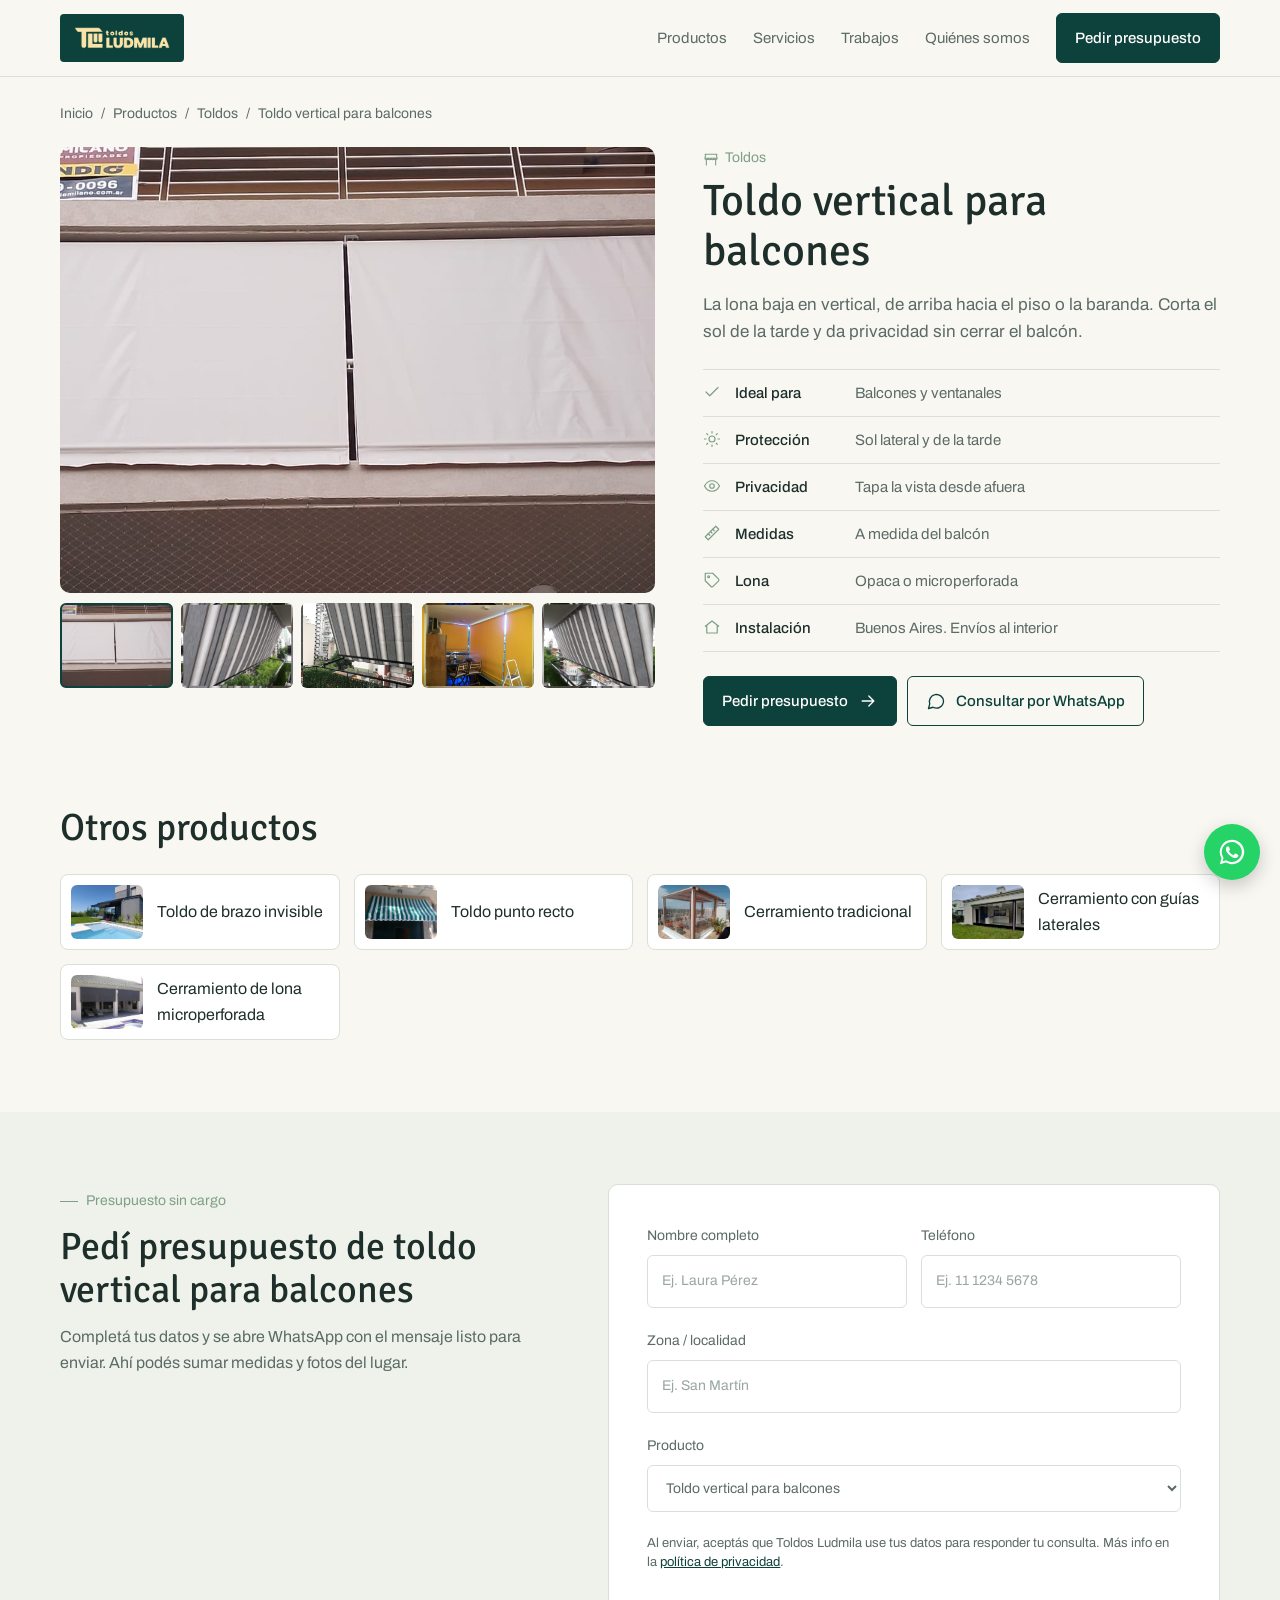
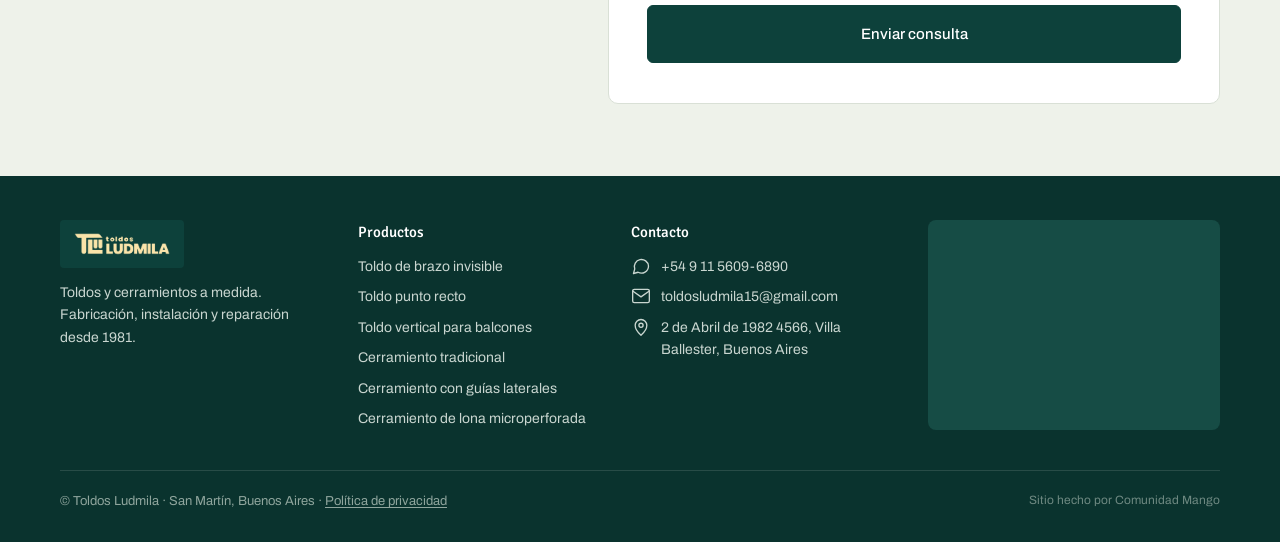
<file: toldo-vertical-balcones.html>
<!doctype html>
<html lang="es" class="js">
<head>
<meta charset="utf-8">
<meta name="viewport" content="width=device-width,initial-scale=1">
<title>Toldo vertical para balcones a medida | Toldos Ludmila</title>
<meta name="description" content="La lona baja en vertical, de arriba hacia el piso o la baranda. Corta el sol de la tarde y da privacidad sin cerrar el balcón.">
<link rel="canonical" href="https://www.toldos-ludmila.com.ar/toldo-vertical-balcones">
<link rel="icon" href="/favicon.ico" sizes="any">
<link rel="icon" type="image/png" sizes="32x32" href="/favicon-32.png">
<link rel="apple-touch-icon" href="/apple-touch-icon.png">
<meta name="theme-color" content="#0d413b">
<meta property="og:type" content="website">
<meta property="og:locale" content="es_AR">
<meta property="og:site_name" content="Toldos Ludmila">
<meta property="og:title" content="Toldo vertical para balcones a medida | Toldos Ludmila">
<meta property="og:description" content="La lona baja en vertical, de arriba hacia el piso o la baranda. Corta el sol de la tarde y da privacidad sin cerrar el balcón.">
<meta property="og:url" content="https://www.toldos-ludmila.com.ar/toldo-vertical-balcones">
<meta property="og:image" content="https://www.toldos-ludmila.com.ar/assets/fotos/vertical-01.jpg">
<script type="application/ld+json">{"@context": "https://schema.org", "@graph": [{"@type": "Product", "name": "Toldo vertical para balcones", "description": "La lona baja en vertical, de arriba hacia el piso o la baranda. Corta el sol de la tarde y da privacidad sin cerrar el balcón.", "category": "Toldos", "image": ["https://www.toldos-ludmila.com.ar/assets/fotos/vertical-01.jpg", "https://www.toldos-ludmila.com.ar/assets/fotos/vertical-02.jpg", "https://www.toldos-ludmila.com.ar/assets/fotos/vertical-03.jpg", "https://www.toldos-ludmila.com.ar/assets/fotos/vertical-04.jpg", "https://www.toldos-ludmila.com.ar/assets/fotos/vertical-05.jpg"], "brand": {"@type": "Brand", "name": "Toldos Ludmila"}, "url": "https://www.toldos-ludmila.com.ar/toldo-vertical-balcones"}, {"@type": "BreadcrumbList", "itemListElement": [{"@type": "ListItem", "position": 1, "name": "Inicio", "item": "https://www.toldos-ludmila.com.ar/"}, {"@type": "ListItem", "position": 2, "name": "Productos", "item": "https://www.toldos-ludmila.com.ar/productos"}, {"@type": "ListItem", "position": 3, "name": "Toldo vertical para balcones", "item": "https://www.toldos-ludmila.com.ar/toldo-vertical-balcones"}]}]}</script>
<meta name="twitter:card" content="summary_large_image">
<link rel="preconnect" href="https://fonts.googleapis.com"><link rel="preconnect" href="https://fonts.gstatic.com" crossorigin>
<link href="https://fonts.googleapis.com/css2?family=Archivo:wght@400;500;600&family=Signika:wght@400;500;600&display=swap" rel="stylesheet">
<link rel="stylesheet" href="/styles.css">
<style>
.crumbs{font-size:14px;color:var(--muted);padding:26px 0 0;display:flex;gap:8px;flex-wrap:wrap}
.crumbs a{text-decoration:none;color:var(--muted)}.crumbs a:hover{color:var(--green)}
.ficha{display:grid;grid-template-columns:minmax(0,1.15fr) minmax(0,1fr);gap:48px;padding:22px 0 72px;align-items:start}
.ficha-main{aspect-ratio:4/3;border-radius:10px;background:center/cover var(--sage-soft)}
.thumbs{display:grid;grid-template-columns:repeat(5,1fr);gap:8px;margin-top:10px}
.thumb{width:100%;aspect-ratio:4/3;border-radius:6px;border:2px solid transparent;background:center/cover var(--sage-soft);cursor:pointer;padding:0}
.thumb[aria-current=true]{border-color:var(--green)}
.cat{font-size:14px;color:var(--sage);display:flex;align-items:center;gap:6px}
.cat .ico{width:16px;height:16px}
.ficha h1{font-size:clamp(30px,4vw,44px);margin:6px 0 14px}
.ficha-info>p{color:var(--muted);font-size:17px}
.specs{margin:24px 0;border-top:1px solid var(--line)}
.spec{display:grid;grid-template-columns:22px 110px minmax(0,1fr);gap:10px;padding:11px 0;border-bottom:1px solid var(--line);font-size:15px}
.spec .ico{color:var(--sage);width:18px;height:18px;margin-top:2px}
.spec b{font-weight:500}.spec span{color:var(--muted)}
.cta{display:flex;flex-wrap:wrap;gap:10px}
.quote{background:var(--mist);padding:72px 0}
.quote-grid{display:grid;grid-template-columns:.9fr 1.1fr;gap:48px;align-items:start}
.quote .intro{color:var(--muted);margin-top:12px}
.form-card{background:#fff;border:1px solid var(--line);border-radius:var(--radius);padding:30px}
.others{padding:8px 0 72px}
.others ul{list-style:none;padding:0;margin:24px 0 0;display:grid;grid-template-columns:repeat(auto-fill,minmax(240px,1fr));gap:14px}
.others a{display:flex;gap:14px;align-items:center;text-decoration:none;border:1px solid var(--line);border-radius:8px;padding:10px;background:#fff}
.others a:hover{border-color:var(--sage)}
.others .pic{width:72px;aspect-ratio:4/3;border-radius:6px;background:center/cover var(--mist);flex:none}
@media(max-width:900px){.ficha,.quote-grid{grid-template-columns:1fr;gap:28px}}
@media(max-width:560px){.spec{grid-template-columns:22px 1fr}.spec span{grid-column:2}.form-card{padding:22px}.thumbs{grid-template-columns:repeat(4,1fr)}}
</style>
<script src="/google.js"></script>
<script src="/pixel.js"></script>
<script>fbq('track', 'ViewContent', {"content_name": "Toldo vertical para balcones", "content_category": "Toldos", "content_ids": ["toldo-vertical-balcones"], "content_type": "product"});</script>
</head>
<body>
<noscript><img height="1" width="1" style="display:none" src="https://www.facebook.com/tr?id=1444719186983971&ev=PageView&noscript=1"/></noscript>
<svg width="0" height="0" style="position:absolute" aria-hidden="true">
  <symbol id="i-sun" viewBox="0 0 24 24"><circle cx="12" cy="12" r="4"/><path d="M12 2v2M12 20v2M4.9 4.9l1.4 1.4M17.7 17.7l1.4 1.4M2 12h2M20 12h2M4.9 19.1l1.4-1.4M17.7 6.3l1.4-1.4"/></symbol>
  <symbol id="i-awning" viewBox="0 0 24 24"><path d="M3 5h18M4 5l-1 6h18l-1-6"/><path d="M3 11c0 1.7 1.3 2 2.25 2S7.5 12.7 7.5 11c0 1.7 1.3 2 2.25 2S12 12.7 12 11c0 1.7 1.3 2 2.25 2s2.25-.3 2.25-2c0 1.7 1.3 2 2.25 2S21 12.7 21 11"/><path d="M5 13v8M19 13v8"/></symbol>
  <symbol id="i-window" viewBox="0 0 24 24"><rect x="3" y="3" width="18" height="18" rx="1"/><path d="M3 9h18M12 9v12"/></symbol>
  <symbol id="i-wind" viewBox="0 0 24 24"><path d="M3 8h11a3 3 0 1 0-3-3M3 12h16a3 3 0 1 1-3 3M3 16h8"/></symbol>
  <symbol id="i-eye" viewBox="0 0 24 24"><path d="M2 12s3.6-7 10-7 10 7 10 7-3.6 7-10 7S2 12 2 12z"/><circle cx="12" cy="12" r="3"/></symbol>
  <symbol id="i-ruler" viewBox="0 0 24 24"><path d="M3 17 17 3l4 4L7 21z"/><path d="m7 13 2 2M10 10l2 2M13 7l2 2"/></symbol>
  <symbol id="i-wrench" viewBox="0 0 24 24"><path d="M14.7 6.3a4 4 0 0 0 5 5L21 13l-8 8-3-3 8-8M14.7 6.3 13 4.6a4 4 0 0 0-5.3 5.3L3 14.6 6.4 18l4.7-4.7"/></symbol>
  <symbol id="i-truck" viewBox="0 0 24 24"><path d="M1 4h13v12H1zM14 8h4l3 4v4h-7"/><circle cx="5.5" cy="18" r="2"/><circle cx="17.5" cy="18" r="2"/></symbol>
  <symbol id="i-tag" viewBox="0 0 24 24"><path d="M20.6 13.4 13.4 20.6a2 2 0 0 1-2.8 0L3 13V3h10l7.6 7.6a2 2 0 0 1 0 2.8z"/><circle cx="7.5" cy="7.5" r="1.2"/></symbol>
  <symbol id="i-phone" viewBox="0 0 24 24"><path d="M22 16.9v3a2 2 0 0 1-2.2 2 19.8 19.8 0 0 1-8.6-3.1 19.5 19.5 0 0 1-6-6A19.8 19.8 0 0 1 2.1 4.2 2 2 0 0 1 4.1 2h3a2 2 0 0 1 2 1.7c.1 1 .4 1.9.7 2.8a2 2 0 0 1-.5 2.1L8 9.9a16 16 0 0 0 6 6l1.3-1.3a2 2 0 0 1 2.1-.4c.9.3 1.8.6 2.8.7a2 2 0 0 1 1.7 2z"/></symbol>
  <symbol id="i-chat" viewBox="0 0 24 24"><path d="M21 12a8.5 8.5 0 0 1-12.5 7.5L3 21l1.5-5.5A8.5 8.5 0 1 1 21 12z"/></symbol>
  <symbol id="i-mail" viewBox="0 0 24 24"><rect x="2" y="4" width="20" height="16" rx="2"/><path d="m2 6 10 7 10-7"/></symbol>
  <symbol id="i-pin" viewBox="0 0 24 24"><path d="M12 22s7-6.2 7-12a7 7 0 1 0-14 0c0 5.8 7 12 7 12z"/><circle cx="12" cy="10" r="2.5"/></symbol>
  <symbol id="i-clock" viewBox="0 0 24 24"><circle cx="12" cy="12" r="9"/><path d="M12 7v5l3 2"/></symbol>
  <symbol id="i-camera" viewBox="0 0 24 24"><path d="M4 7h3l2-3h6l2 3h3a1 1 0 0 1 1 1v11a1 1 0 0 1-1 1H4a1 1 0 0 1-1-1V8a1 1 0 0 1 1-1z"/><circle cx="12" cy="13" r="3.5"/></symbol>
  <symbol id="i-file" viewBox="0 0 24 24"><path d="M14 3H6a1 1 0 0 0-1 1v16a1 1 0 0 0 1 1h12a1 1 0 0 0 1-1V8z"/><path d="M14 3v5h5M9 13h6M9 17h6"/></symbol>
  <symbol id="i-check" viewBox="0 0 24 24"><path d="M20 6 9 17l-5-5"/></symbol>
  <symbol id="i-home" viewBox="0 0 24 24"><path d="m3 11 9-7 9 7M5 9.5V20h14V9.5"/></symbol>
  <symbol id="i-arrow" viewBox="0 0 24 24"><path d="M5 12h14M13 6l6 6-6 6"/></symbol>
  <symbol id="i-x" viewBox="0 0 24 24"><path d="M6 6l12 12M18 6 6 18"/></symbol>
  <symbol id="i-layers" viewBox="0 0 24 24"><path d="m12 3 9 5-9 5-9-5z"/><path d="m3 13 9 5 9-5"/></symbol>
  <symbol id="i-hammer" viewBox="0 0 24 24"><path d="m15 12-8.4 8.4a2 2 0 0 1-2.8-2.8L12.2 9M17.6 15 22 10.6l-6.6-6.6-2 2 1.6 1.6-2 2"/></symbol>
  <symbol id="i-ig" viewBox="0 0 24 24"><rect x="3" y="3" width="18" height="18" rx="5"/><circle cx="12" cy="12" r="4"/><circle cx="17.3" cy="6.7" r=".6"/></symbol>
  <symbol id="i-fb" viewBox="0 0 24 24"><path d="M15 3h-2.5A3.5 3.5 0 0 0 9 6.5V10H6.5v3.5H9V21h3.5v-7.5H15l.5-3.5h-3V7a1 1 0 0 1 1-1H15z"/></symbol>
  <symbol id="i-menu" viewBox="0 0 24 24"><path d="M4 7h16M4 12h16M4 17h16"/></symbol>
</svg>

<header class="top">
  <div class="wrap">
    <a href="/"><img class="logo" src="/assets/toldos-ludmila-logo.png" alt="Toldos Ludmila"></a>
    <button class="menu-btn" aria-label="Abrir menú" onclick="document.querySelector('.nav').classList.toggle('open')"><svg class="ico"><use href="#i-menu"/></svg></button>
    <nav class="nav">
      <a href="/productos">Productos</a>
      <a href="/#servicios">Servicios</a>
      <a href="/#trabajos">Trabajos</a>
      <a href="/#nosotros">Quiénes somos</a>
      <a class="btn" href="/contacto">Pedir presupuesto</a>
    </nav>
  </div>
</header>

<main>
  <nav class="wrap crumbs" aria-label="Ubicación"><a href="/">Inicio</a><span>/</span><a href="/productos">Productos</a><span>/</span><a href="/productos#toldos">Toldos</a><span>/</span><span>Toldo vertical para balcones</span></nav>
  <section class="wrap ficha">
    <div class="ficha-media">
      <div class="ficha-main" id="fotoMain" role="img" aria-label="Toldo vertical para balcones" style="background-image:url(/assets/fotos/vertical-01.jpg)"></div>
      <div class="thumbs" id="thumbs"><button class="thumb" data-src="/assets/fotos/vertical-01.jpg" style="background-image:url(/assets/fotos/vertical-01.jpg)" aria-label="Ver foto 1" aria-current=true></button><button class="thumb" data-src="/assets/fotos/vertical-02.jpg" style="background-image:url(/assets/fotos/vertical-02.jpg)" aria-label="Ver foto 2"></button><button class="thumb" data-src="/assets/fotos/vertical-03.jpg" style="background-image:url(/assets/fotos/vertical-03.jpg)" aria-label="Ver foto 3"></button><button class="thumb" data-src="/assets/fotos/vertical-04.jpg" style="background-image:url(/assets/fotos/vertical-04.jpg)" aria-label="Ver foto 4"></button><button class="thumb" data-src="/assets/fotos/vertical-05.jpg" style="background-image:url(/assets/fotos/vertical-05.jpg)" aria-label="Ver foto 5"></button></div>
    </div>
    <div class="ficha-info">
      <span class="cat"><svg class="ico"><use href="#i-awning"/></svg>Toldos</span>
      <h1>Toldo vertical para balcones</h1>
      <p>La lona baja en vertical, de arriba hacia el piso o la baranda. Corta el sol de la tarde y da privacidad sin cerrar el balcón.</p>
      <div class="specs">
        <div class="spec"><svg class="ico"><use href="#i-check"/></svg><b>Ideal para</b><span>Balcones y ventanales</span></div>
        <div class="spec"><svg class="ico"><use href="#i-sun"/></svg><b>Protección</b><span>Sol lateral y de la tarde</span></div>
        <div class="spec"><svg class="ico"><use href="#i-eye"/></svg><b>Privacidad</b><span>Tapa la vista desde afuera</span></div>
        <div class="spec"><svg class="ico"><use href="#i-ruler"/></svg><b>Medidas</b><span>A medida del balcón</span></div>
        <div class="spec"><svg class="ico"><use href="#i-tag"/></svg><b>Lona</b><span>Opaca o microperforada</span></div>
        <div class="spec"><svg class="ico"><use href="#i-home"/></svg><b>Instalación</b><span>Buenos Aires. Envíos al interior</span></div>
      </div>
      <div class="cta">
        <a class="btn" href="#presupuesto">Pedir presupuesto<svg class="ico"><use href="#i-arrow"/></svg></a>
        <a class="btn ghost" href="https://wa.me/5491156096890?text=Hola%20Toldos%20Ludmila%2C%20quiero%20pedirles%20un%20presupuesto%20de%20toldo%20vertical%20para%20balcones." data-ubicacion="whatsapp_ficha" target="_blank" rel="noopener"><svg class="ico"><use href="#i-chat"/></svg>Consultar por WhatsApp</a>
      </div>
    </div>
  </section>

  <section class="wrap others">
    <h2>Otros productos</h2>
    <ul>
      <li><a href="/toldo-brazo-invisible"><span class="pic" style="background-image:url(/assets/fotos/brazo-01.jpg)"></span>Toldo de brazo invisible</a></li>
      <li><a href="/toldo-punto-recto"><span class="pic" style="background-image:url(/assets/fotos/recto-01.jpg)"></span>Toldo punto recto</a></li>
      <li><a href="/cerramiento-tradicional"><span class="pic" style="background-image:url(/assets/fotos/cerramiento-01.jpg)"></span>Cerramiento tradicional</a></li>
      <li><a href="/cerramiento-guias-laterales"><span class="pic" style="background-image:url(/assets/fotos/guias-01.jpg)"></span>Cerramiento con guías laterales</a></li>
      <li><a href="/cerramiento-microperforado"><span class="pic" style="background-image:url(/assets/fotos/micro-01.jpg)"></span>Cerramiento de lona microperforada</a></li>
    </ul>
  </section>

  <section class="quote" id="presupuesto">
    <div class="wrap quote-grid">
      <div>
        <span class="label">Presupuesto sin cargo</span>
        <h2>Pedí presupuesto de toldo vertical para balcones</h2>
        <p class="intro">Completá tus datos y se abre WhatsApp con el mensaje listo para enviar. Ahí podés sumar medidas y fotos del lugar.</p>
      </div>
      <div class="form-card">
      <form class="form" id="quote">
        <input type="hidden" name="origen" value="ficha-toldo-vertical-balcones">
        <div class="row">
          <label>Nombre completo<input name="nombre" required autocomplete="name" placeholder="Ej. Laura Pérez"></label>
          <label>Teléfono<input name="telefono" required type="tel" inputmode="tel" autocomplete="tel" placeholder="Ej. 11 1234 5678"></label>
        </div>
        <label>Zona / localidad<input name="zona" required placeholder="Ej. San Martín"></label>
        <label>Producto
          <select name="producto">
            <option value="">No sé, necesito asesoramiento</option>
            <option>Toldo de brazo invisible</option>
            <option>Toldo punto recto</option>
            <option selected>Toldo vertical para balcones</option>
            <option>Cerramiento tradicional</option>
            <option>Cerramiento con guías laterales</option>
            <option>Cerramiento de lona microperforada</option>
            <option>Reparación / cambio de lona</option>
          </select>
        </label>
        <p class="aviso-datos">Al enviar, aceptás que Toldos Ludmila use tus datos para responder tu consulta. Más info en la <a href="/privacidad">política de privacidad</a>.</p>
        <button class="btn" type="submit">Enviar consulta</button>
      </form>
      </div>
    </div>
  </section>
</main>

<footer class="footer">
  <div class="wrap">
    <div>
      <img class="logo" src="/assets/toldos-ludmila-logo.png" alt="Toldos Ludmila">
      <p style="margin-top:14px;max-width:300px">Toldos y cerramientos a medida. Fabricación, instalación y reparación desde 1981.</p>
    </div>
    <div>
      <h4>Productos</h4>
      <ul>
        <li><a href="/toldo-brazo-invisible">Toldo de brazo invisible</a></li>
        <li><a href="/toldo-punto-recto">Toldo punto recto</a></li>
        <li><a href="/toldo-vertical-balcones">Toldo vertical para balcones</a></li>
        <li><a href="/cerramiento-tradicional">Cerramiento tradicional</a></li>
        <li><a href="/cerramiento-guias-laterales">Cerramiento con guías laterales</a></li>
        <li><a href="/cerramiento-microperforado">Cerramiento de lona microperforada</a></li>
      </ul>
    </div>
    <div>
      <h4>Contacto</h4>
      <ul>
        <li><svg class="ico"><use href="#i-chat"/></svg><a href="https://wa.me/5491156096890?text=Hola%20Toldos%20Ludmila%2C%20quiero%20pedirles%20un%20presupuesto" data-ubicacion="whatsapp_footer" target="_blank" rel="noopener">+54 9 11 5609-6890</a></li>
        <li><svg class="ico"><use href="#i-mail"/></svg><a href="mailto:toldosludmila15@gmail.com">toldosludmila15@gmail.com</a></li>
        <li><svg class="ico"><use href="#i-pin"/></svg><a href="https://maps.google.com/?q=2+de+Abril+de+1982+4566,+Villa+Ballester,+Buenos+Aires" target="_blank" rel="noopener">2 de Abril de 1982 4566, Villa Ballester, Buenos Aires</a></li>
      </ul>
    </div>
    <div class="foot-map"><iframe title="Mapa: 2 de Abril de 1982 4566, Villa Ballester" loading="lazy" src="https://maps.google.com/maps?q=2%20de%20Abril%20de%201982%204566%2C%20B1653%20Villa%20Ballester%2C%20Buenos%20Aires&z=15&output=embed"></iframe></div>
    <div class="legal"><span>© Toldos Ludmila · San Martín, Buenos Aires · <a href="/privacidad">Política de privacidad</a></span><span class="credit">Sitio hecho por Comunidad Mango</span></div>
  </div>
</footer>
<a class="wa" href="https://wa.me/5491156096890?text=Hola%20Toldos%20Ludmila%2C%20quiero%20pedirles%20un%20presupuesto%20de%20toldo%20vertical%20para%20balcones." data-ubicacion="whatsapp_flotante" target="_blank" rel="noopener" aria-label="Escribinos por WhatsApp"><svg viewBox="0 0 32 32"><path d="M16 3a13 13 0 0 0-11.2 19.6L3 29l6.6-1.7A13 13 0 1 0 16 3zm0 23.7c-2 0-4-.6-5.7-1.6l-.4-.2-3.9 1 1-3.8-.3-.4A10.7 10.7 0 1 1 16 26.7zm5.9-8c-.3-.2-1.9-1-2.2-1-.3-.1-.5-.2-.7.2l-1 1.2c-.2.2-.4.2-.7.1-.3-.2-1.4-.5-2.6-1.6-1-.9-1.6-1.9-1.8-2.2-.2-.3 0-.5.1-.7l.5-.6.3-.5v-.6l-1-2.4c-.3-.6-.5-.5-.7-.5h-.6c-.2 0-.6.1-.9.4-.3.3-1.1 1.1-1.1 2.7s1.2 3.2 1.3 3.4c.2.2 2.3 3.5 5.6 4.9 2.7 1.1 3.3.9 3.9.8.6-.1 1.9-.8 2.2-1.5.3-.7.3-1.4.2-1.5-.1-.2-.3-.3-.6-.4z"/></svg></a>
<script src="/form.js"></script>
<script src="/efectos.js" defer></script>
<script>
thumbs.onclick = ev => { const t = ev.target.closest('.thumb'); if(!t) return;
  fotoMain.style.backgroundImage = 'url(' + t.dataset.src + ')';
  thumbs.querySelectorAll('.thumb').forEach(b => b.setAttribute('aria-current', b===t)); };
</script>
</body>
</html>
</file>
<file: styles.css>
/* Toldos Ludmila — estilos compartidos */
:root{
  --green:#0d413b;      /* verde de marca */
  --green-2:#1d5a51;    /* hover */
  --sage:#7f9f86;       /* verde acompañante */
  --sage-soft:#dfe8dc;  /* fondos suaves */
  --mist:#eef2ea;
  --paper:#f8f7f2;
  --sand:#efe4c4;       /* crema del logo, solo detalles */
  --ink:#1e2f2b;
  --muted:#5c6b66;
  --line:#d9e0d6;
  --font:'Archivo',system-ui,sans-serif;
  --head:'Signika',system-ui,sans-serif; /* títulos: tipografía del logo */
  --radius:10px;
}
*{box-sizing:border-box}
html{scroll-behavior:smooth}
body{margin:0;background:var(--paper);color:var(--ink);font:400 16px/1.6 var(--font);-webkit-font-smoothing:antialiased}
img{max-width:100%;display:block}
a{color:inherit}
button,input,textarea,select{font:inherit;color:inherit}
h1,h2,h3,h4{font-family:var(--head)}
h1,h2,h3{font-weight:400;line-height:1.15;letter-spacing:0;margin:0}
h1{font-size:clamp(34px,4.6vw,54px)}
h2{font-size:clamp(28px,3.2vw,38px)}
h3{font-size:20px;font-weight:500}
p{margin:0}
.wrap{width:min(1160px,calc(100% - 40px));margin:0 auto}
.ico{width:20px;height:20px;flex:none;stroke:currentColor;fill:none;stroke-width:1.6;stroke-linecap:round;stroke-linejoin:round}
.label{display:inline-flex;align-items:center;gap:8px;font-size:14px;color:var(--sage);margin-bottom:12px}
.label:before{content:'';width:18px;height:1px;background:currentColor}
.intro{color:var(--muted);max-width:560px;margin-top:14px}

/* Botones */
.btn{display:inline-flex;align-items:center;justify-content:center;gap:10px;border:1px solid var(--green);background:var(--green);color:#fff;border-radius:6px;padding:12px 18px;font-size:15px;font-weight:500;text-decoration:none;cursor:pointer;transition:background .2s,border-color .2s}
.btn:hover{background:var(--green-2);border-color:var(--green-2)}
.btn.ghost{background:transparent;color:var(--green)}
.btn.ghost:hover{background:var(--mist)}
.btn.light{background:#fff;border-color:#fff;color:var(--green)}
.btn.light:hover{background:var(--sage-soft)}

/* Cabecera */
.top{position:sticky;top:0;z-index:20;background:rgba(248,247,242,.94);backdrop-filter:blur(6px);border-bottom:1px solid var(--line)}
.top .wrap{height:76px;display:flex;align-items:center;justify-content:space-between;gap:20px}
.logo{height:48px;width:auto;background:var(--green);padding:7px 11px;border-radius:4px}
.nav{display:flex;align-items:center;gap:26px;font-size:15px}
.nav a{text-decoration:none;color:var(--muted)}
.nav a:hover{color:var(--green)}
.nav .btn{color:#fff}
.menu-btn{display:none;background:none;border:1px solid var(--line);border-radius:6px;padding:8px;cursor:pointer}

/* Placeholder de foto faltante: a propósito distinto de una foto */
.ph{background:repeating-linear-gradient(135deg,var(--mist) 0 12px,#e5ebe1 12px 24px);border:1px dashed var(--sage);color:var(--green);display:flex;flex-direction:column;align-items:center;justify-content:center;gap:8px;text-align:center;padding:16px;font-size:14px}
.ph .ico{width:28px;height:28px;color:var(--sage)}
.ph small{color:var(--muted);font-size:12px}

/* Footer */
.footer{background:#0a332e;color:#c9d6d0;font-size:14px;padding:44px 0 30px}
.footer .wrap{display:grid;grid-template-columns:1.1fr 1fr 1.1fr 1.2fr;gap:30px}
.foot-map{border-radius:8px;overflow:hidden;min-height:180px;background:#164c45}
.foot-map iframe{width:100%;height:100%;min-height:180px;border:0;display:block}
.footer h4{color:#fff;font-weight:500;font-size:15px;margin:0 0 12px}
.footer a{text-decoration:none}
.footer a:hover{color:#fff}
.footer ul{list-style:none;padding:0;margin:0;display:grid;gap:8px}
.footer li{display:flex;gap:10px;align-items:flex-start;overflow-wrap:anywhere}
.footer .legal{grid-column:1/-1;display:flex;flex-wrap:wrap;justify-content:space-between;gap:6px 20px;border-top:1px solid #ffffff1f;padding-top:20px;margin-top:10px;font-size:13px;color:#8fa59d}
.footer .credit{font-size:12px;opacity:.75}
.footer a.credit:hover{opacity:1}
.footer .legal a:not(.credit){color:inherit;text-decoration:underline;text-underline-offset:2px}
.footer .legal a:not(.credit):hover{color:#fff}

/* Formulario */
.form{display:grid;gap:14px}
.form .row{display:grid;grid-template-columns:1fr 1fr;gap:14px}
.form label{display:grid;gap:6px;font-size:14px;color:var(--muted)}
.form input,.form textarea,.form select{width:100%;background:#fff;border:1px solid var(--line);border-radius:6px;padding:11px 12px;outline:none}
.form input:focus,.form textarea:focus,.form select:focus{border-color:var(--sage);box-shadow:0 0 0 3px var(--sage-soft)}
.form ::placeholder{color:#9aa6a1}
.form .note{font-size:13px;color:var(--muted)}
.form .aviso-datos{font-size:13px;line-height:1.5;color:var(--muted);margin:0}
.form .aviso-datos a{color:var(--green)}

/* Gracias (form.js): reemplaza el formulario sin cambiar de página */
.gracias{display:none}
.is-sent>:not(.gracias){display:none}
.is-sent .gracias{display:grid;gap:12px;text-align:center;padding:18px 0;outline:none}
.gracias h3{font-size:24px}
.gracias p{color:var(--muted)}
.gracias .link{background:none;border:0;color:var(--green);text-decoration:underline;cursor:pointer;font-size:15px;justify-self:center}

/* WhatsApp flotante */
.wa{position:fixed;right:20px;bottom:20px;z-index:30;width:56px;height:56px;border-radius:50%;background:#25d366;display:grid;place-items:center;box-shadow:0 6px 18px #0003}
.wa svg{width:30px;height:30px;fill:#fff}

@media(max-width:1000px){.footer .wrap{grid-template-columns:1fr 1fr}}
@media(max-width:820px){
  .nav{display:none;position:absolute;top:76px;left:0;right:0;background:var(--paper);flex-direction:column;align-items:flex-start;padding:16px 20px 22px;border-bottom:1px solid var(--line);gap:16px}
  .nav.open{display:flex}
  .menu-btn{display:block}
  .footer .wrap{grid-template-columns:1fr}
  .foot-map,.foot-map iframe{min-height:220px}
  .form .row{grid-template-columns:1fr}
}

/* Efectos de scroll (efectos.js) */
.top{transition:box-shadow .3s ease}
.top.scrolled{box-shadow:0 6px 20px #0d413b14}
.reveal{opacity:0;transform:translateY(28px);transition:opacity .7s ease var(--d,0ms),transform .7s cubic-bezier(.2,.7,.2,1) var(--d,0ms)}
.reveal.in{opacity:1;transform:none}
.gal figure.reveal{transform:translateY(28px) scale(.97)}
.gal figure.reveal.in{transform:none}
#slides{position:absolute;inset:0;will-change:transform}

/* Formulario con más aire (18/11) */
#quote{gap:22px}
#quote label{gap:8px}
#quote input,#quote select{padding:14px 14px}
#quote .btn{margin-top:10px;padding:16px 18px}
:where(.form-card,.card):has(> #quote){padding:40px 38px}
:where(.form-card,.card):has(> #quote) > p{margin-bottom:28px}
@media(max-width:560px){:where(.form-card,.card):has(> #quote){padding:26px 22px}}

/* Oculta el círculo de la Vercel Toolbar (solo lo ve quien tiene sesión de Vercel abierta) */
vercel-live-feedback,#vercel-live-feedback{display:none!important}
</file>
